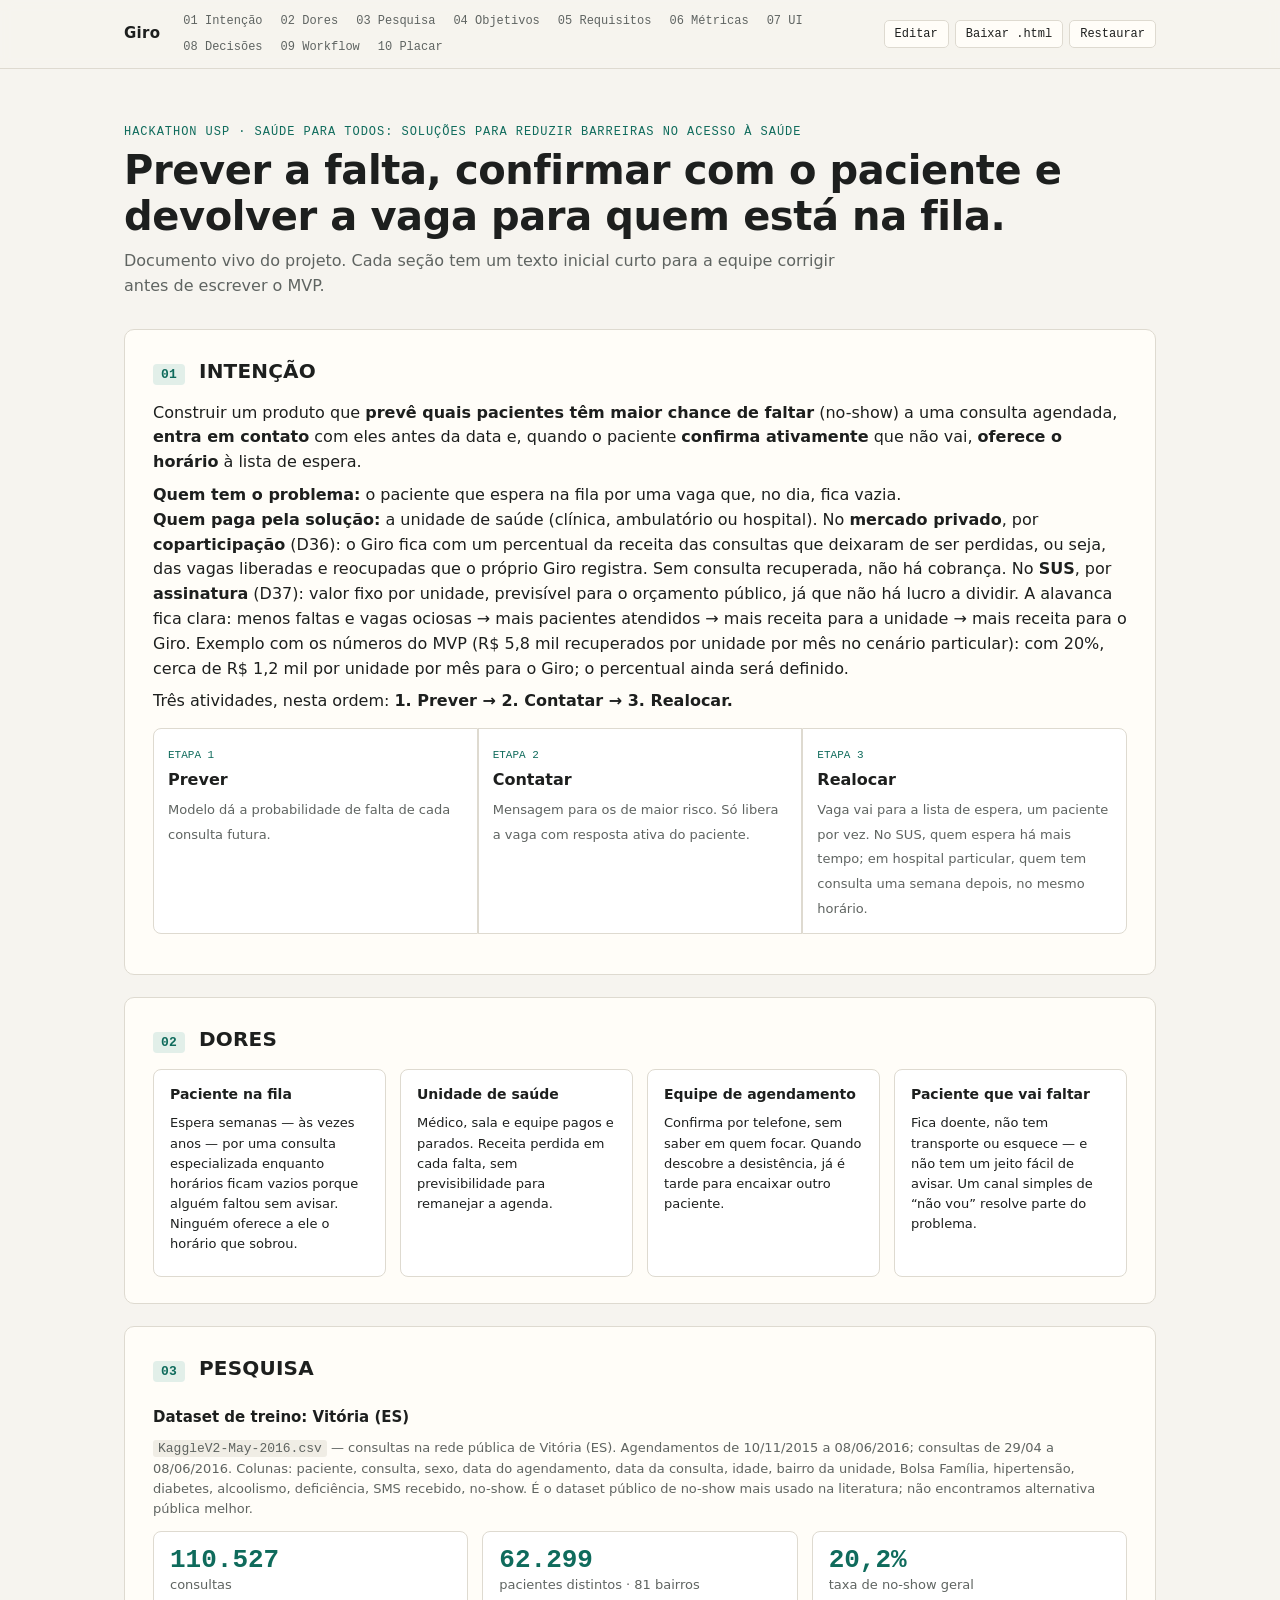
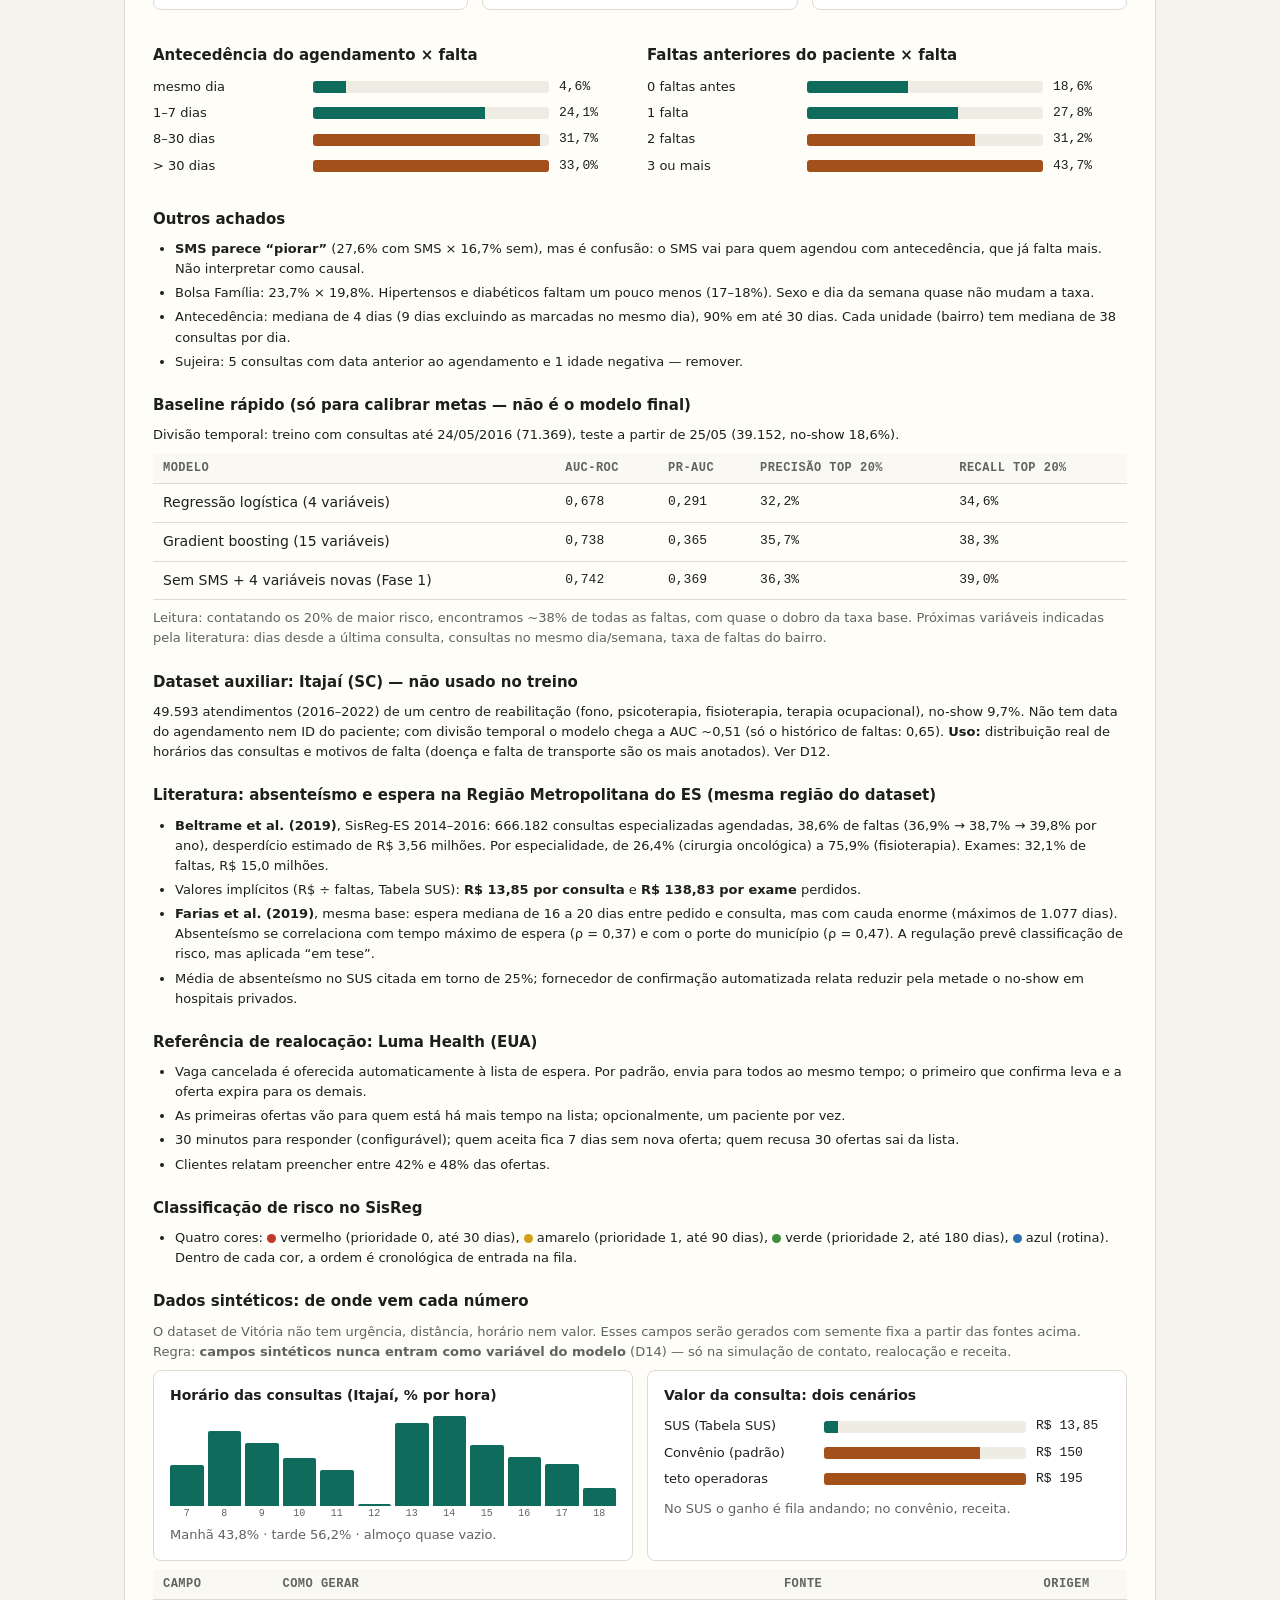
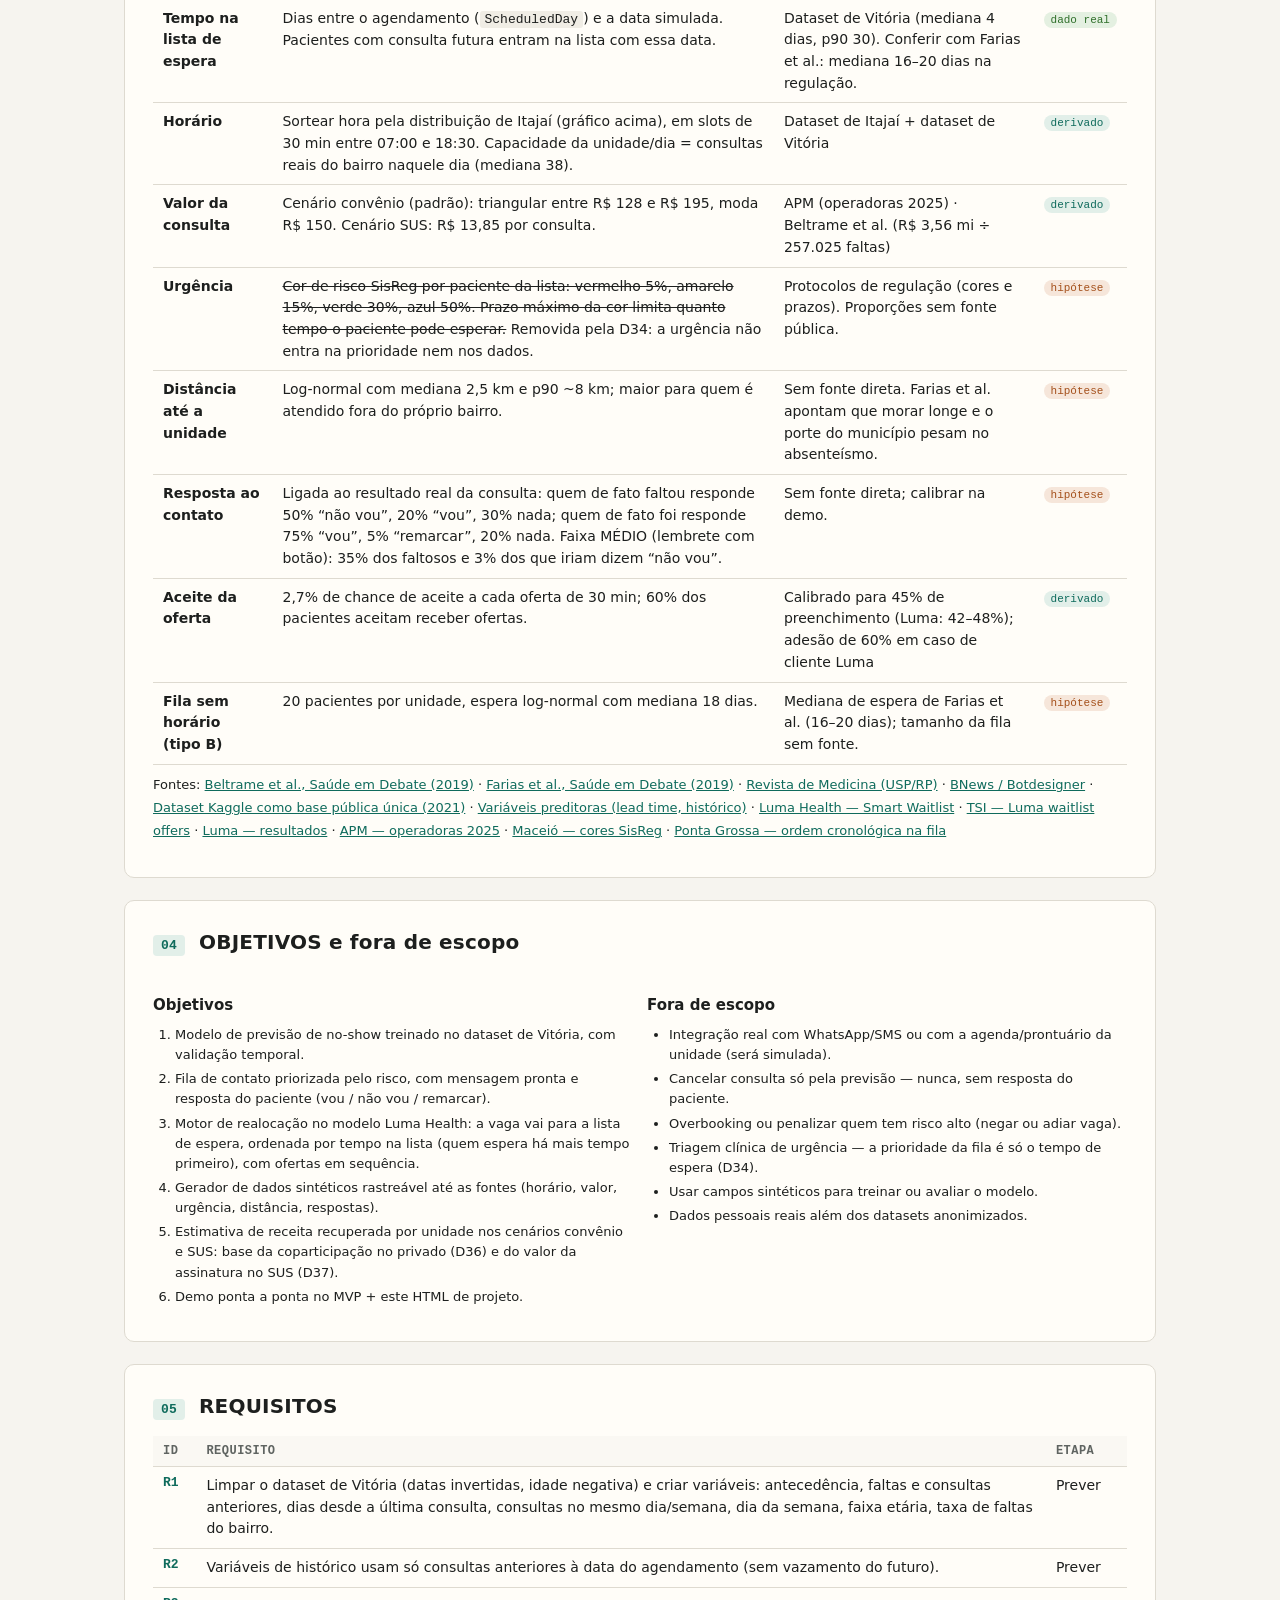
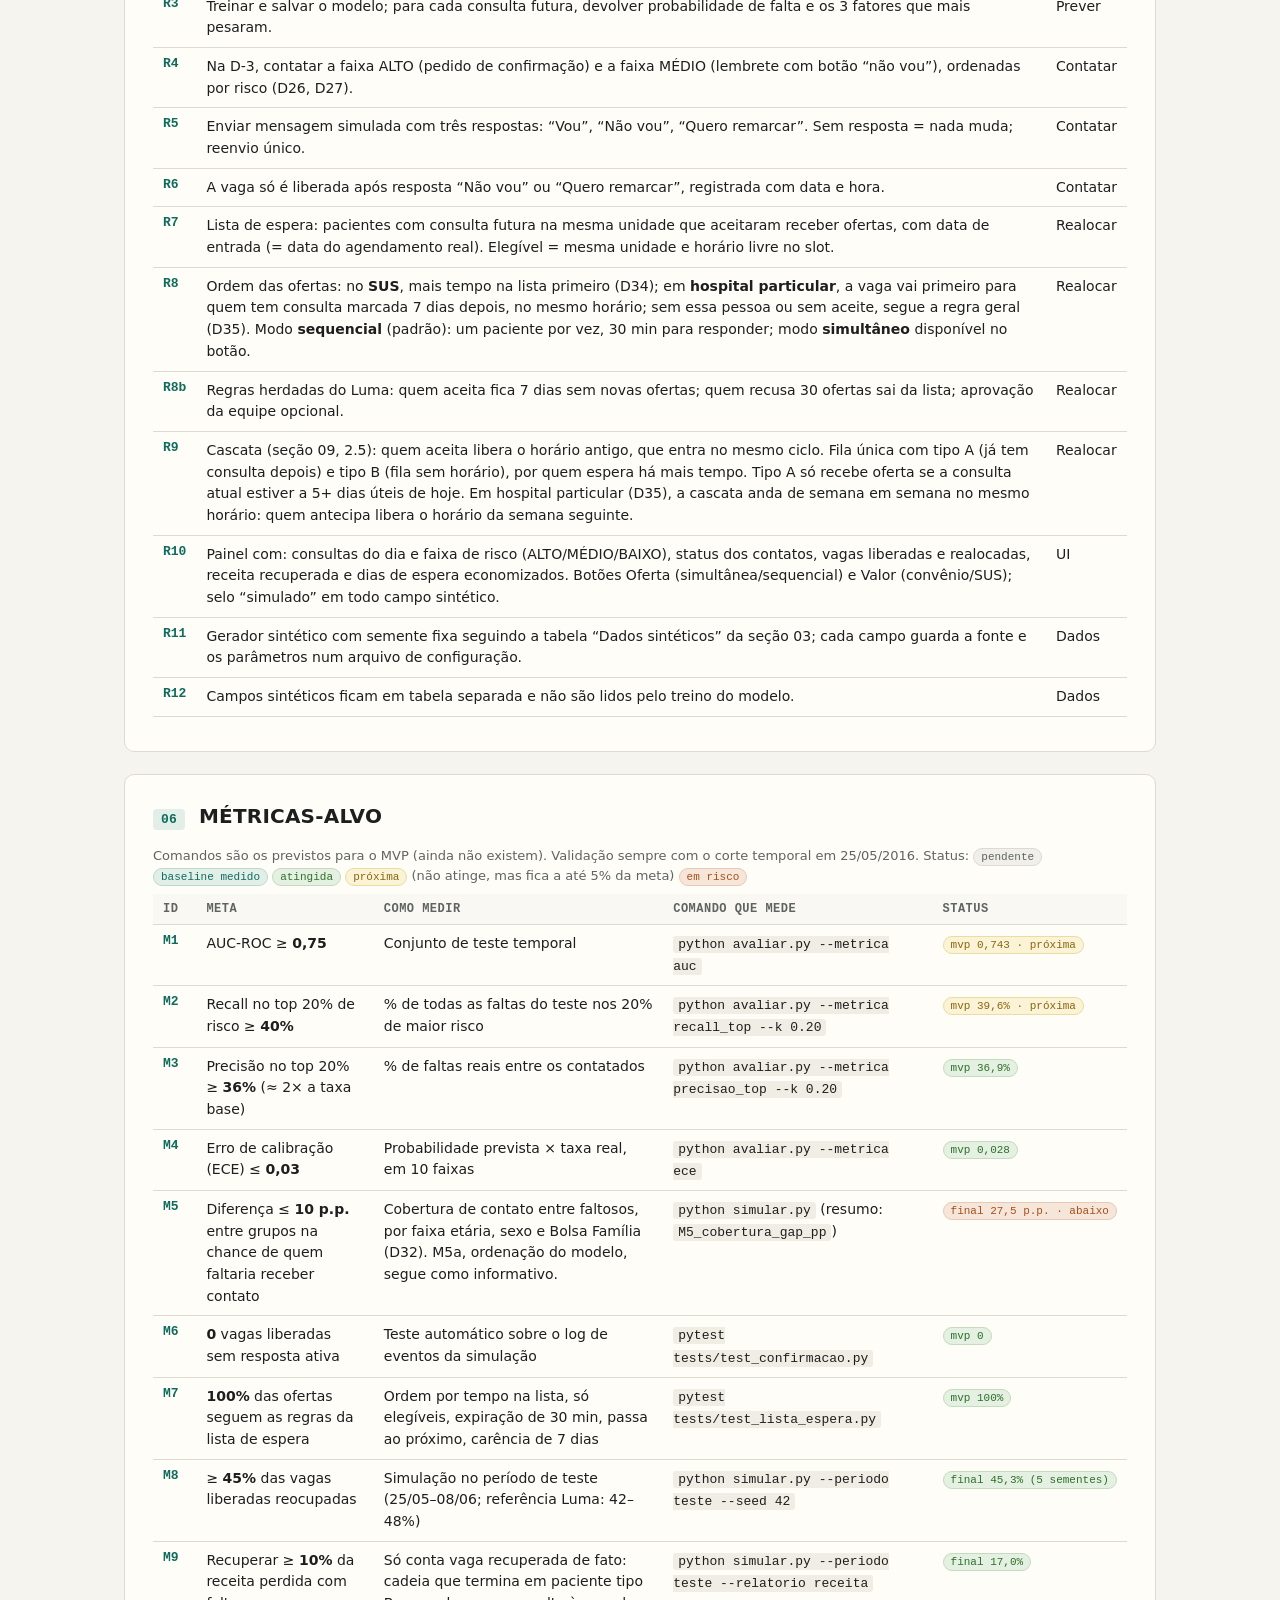
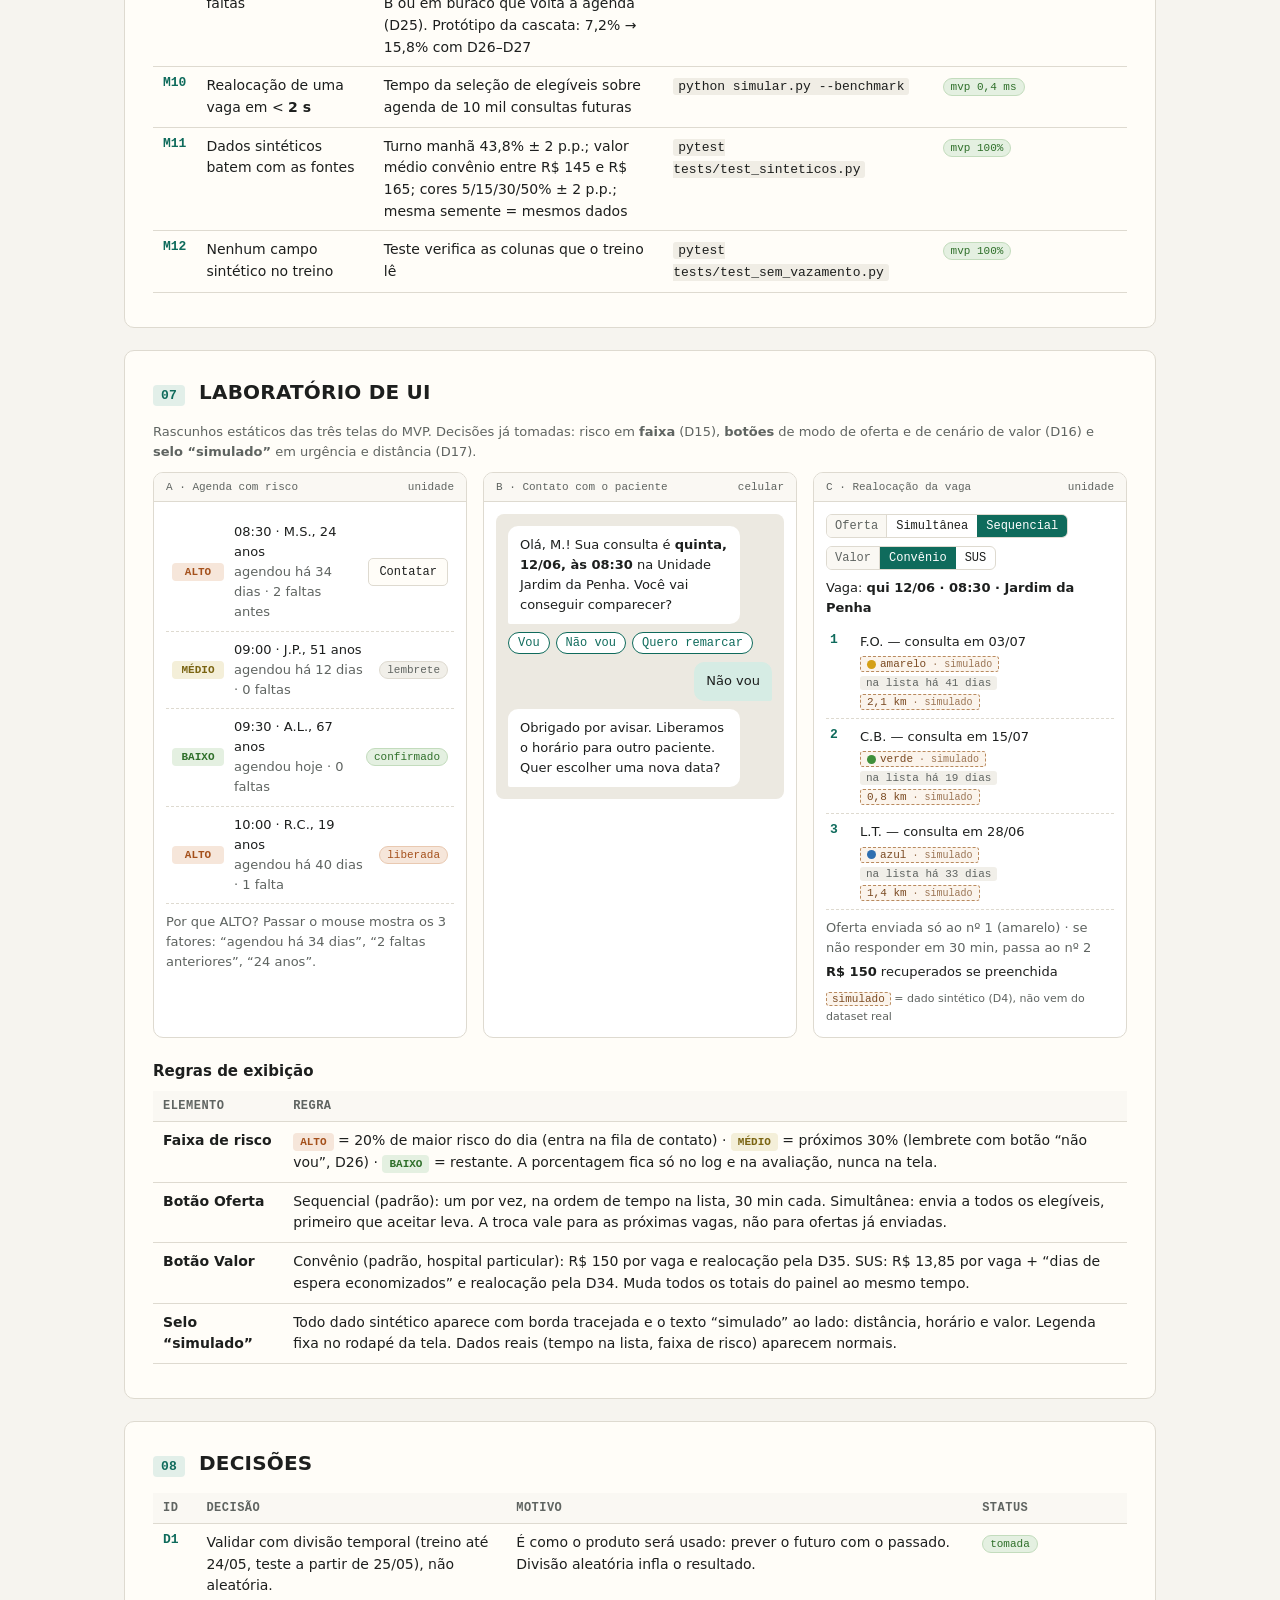
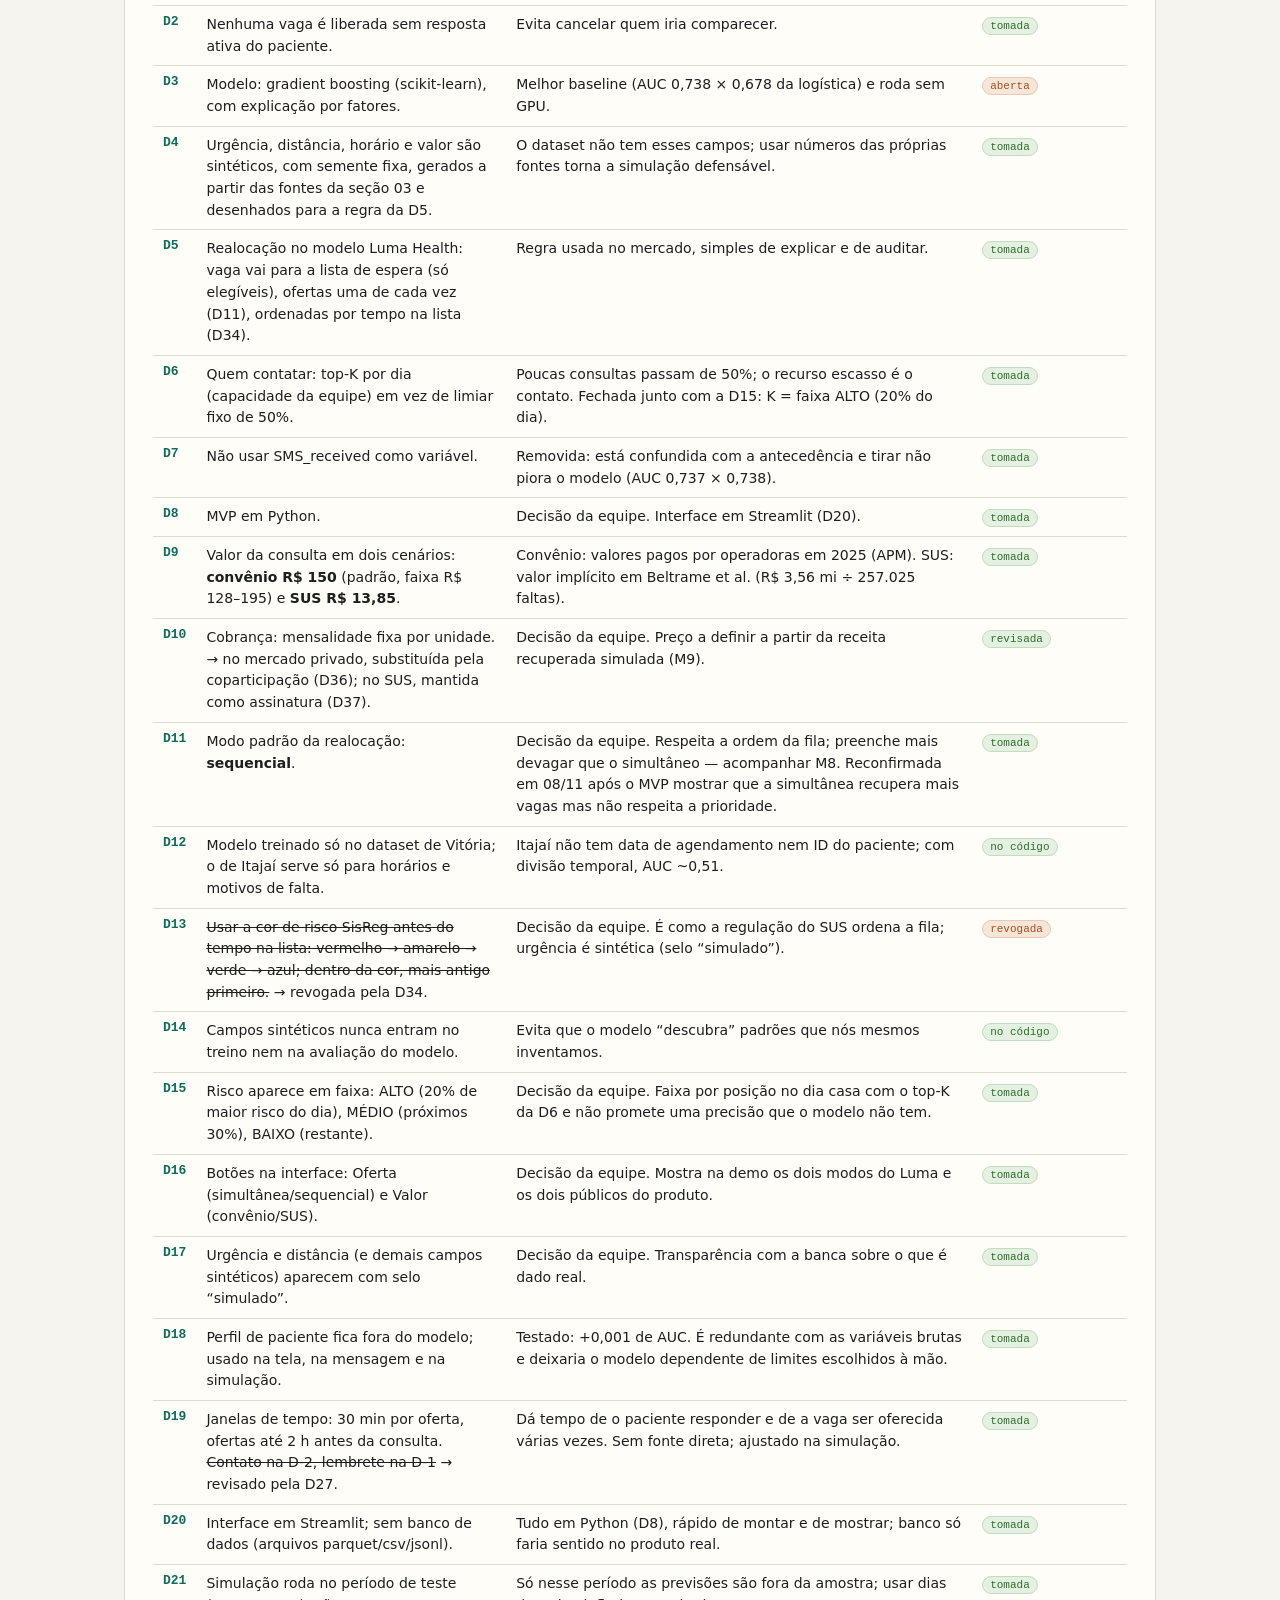
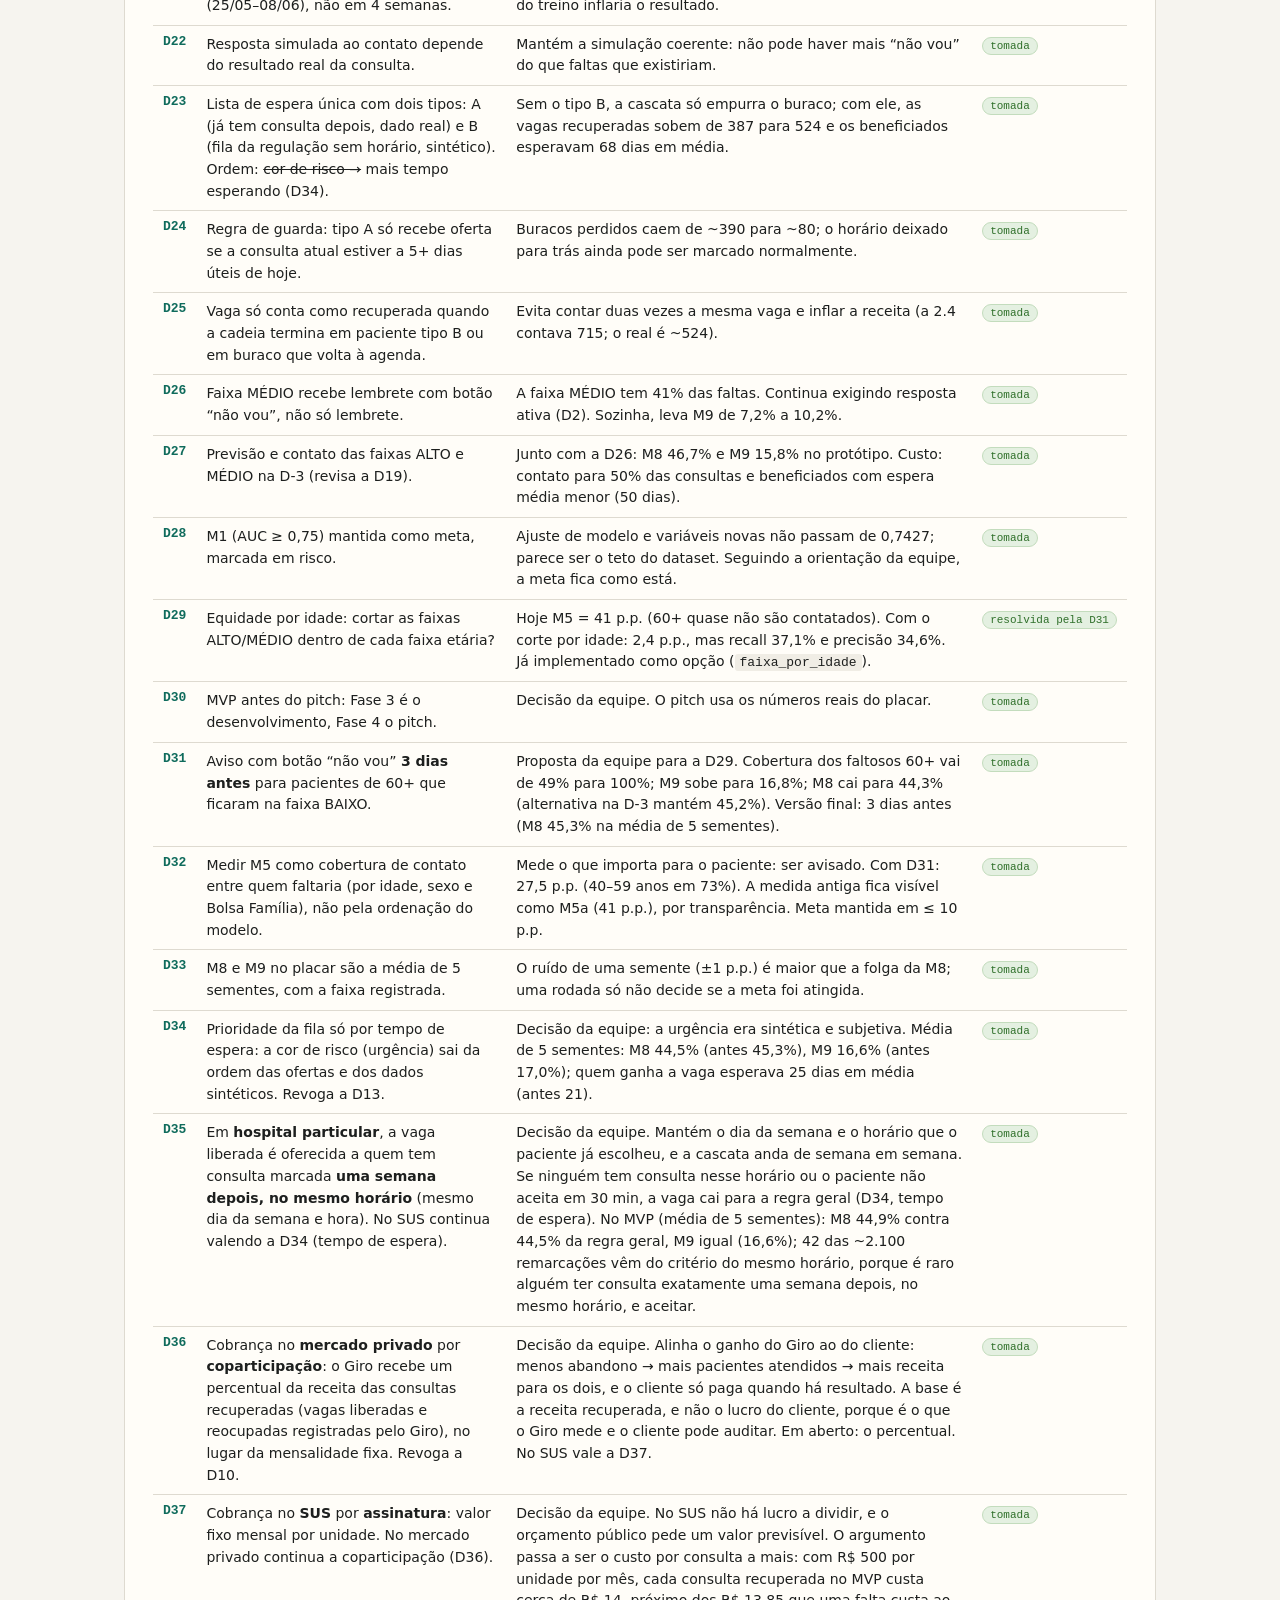
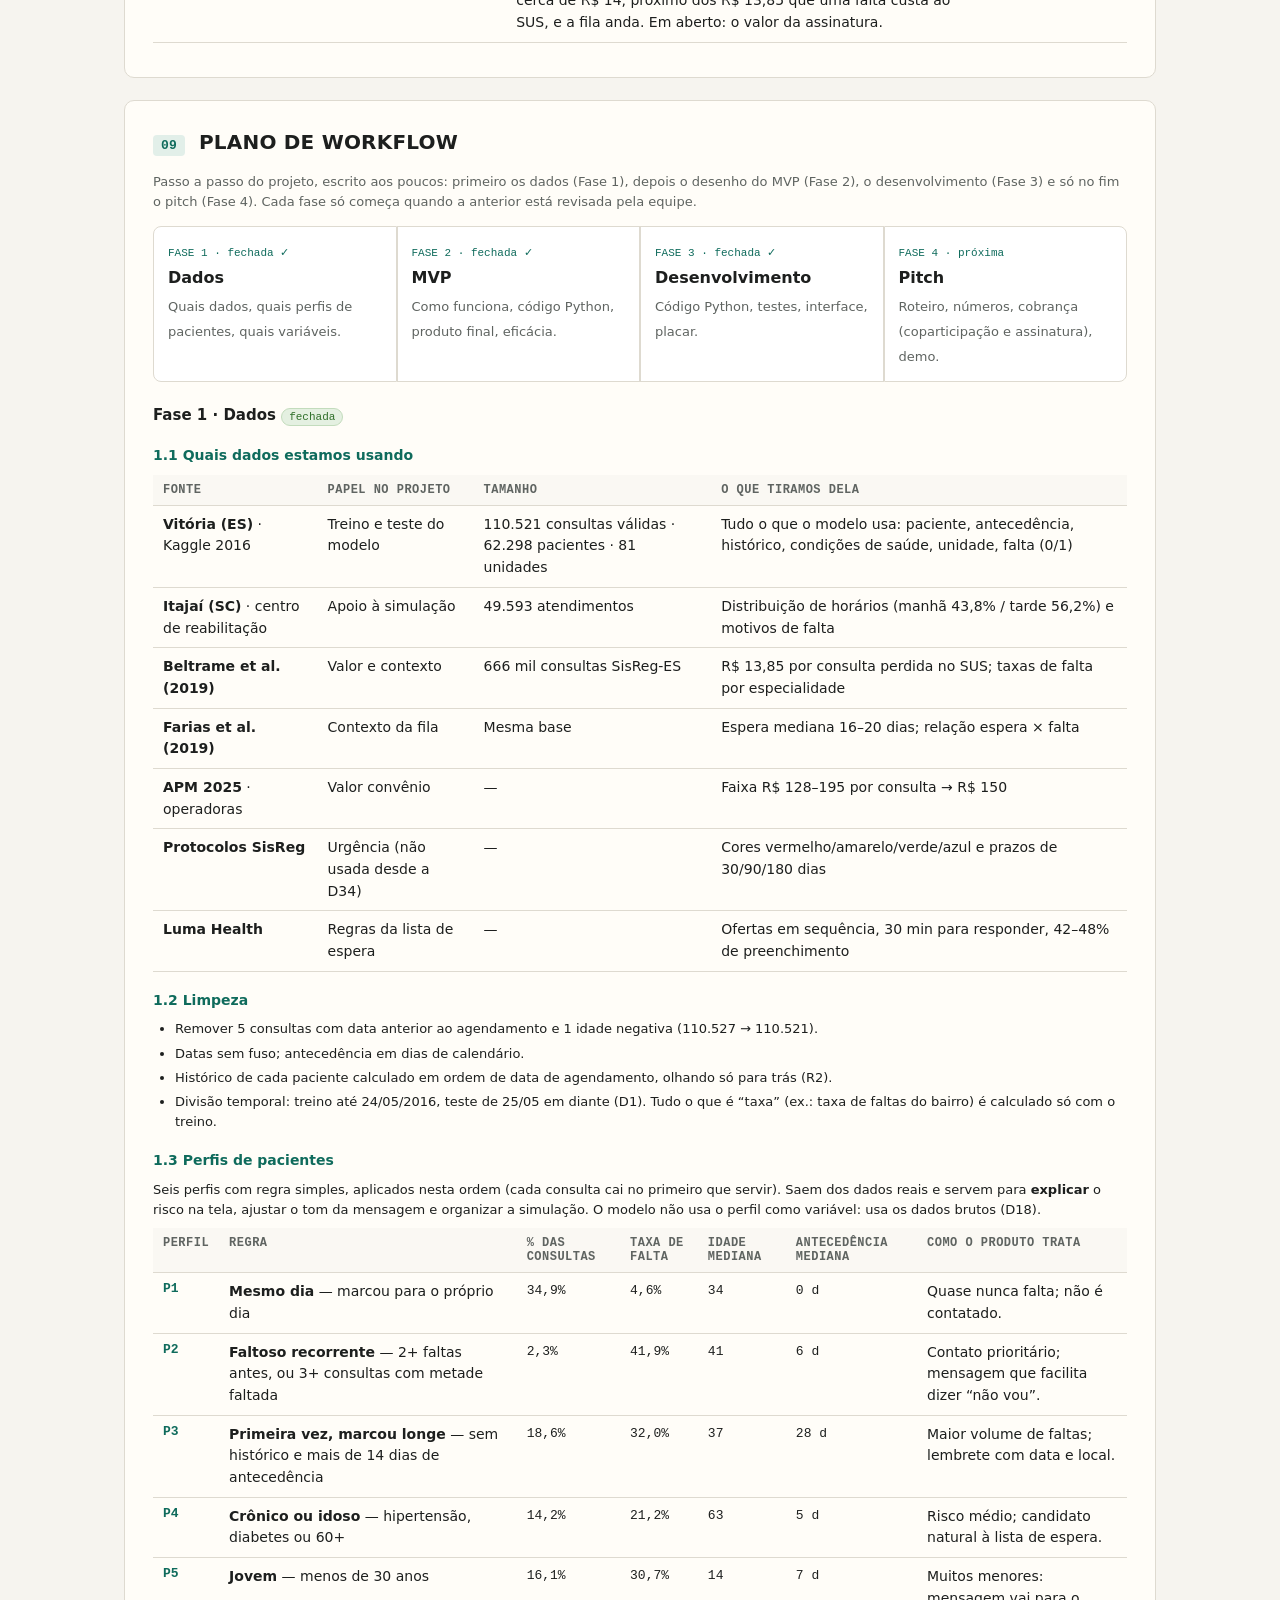
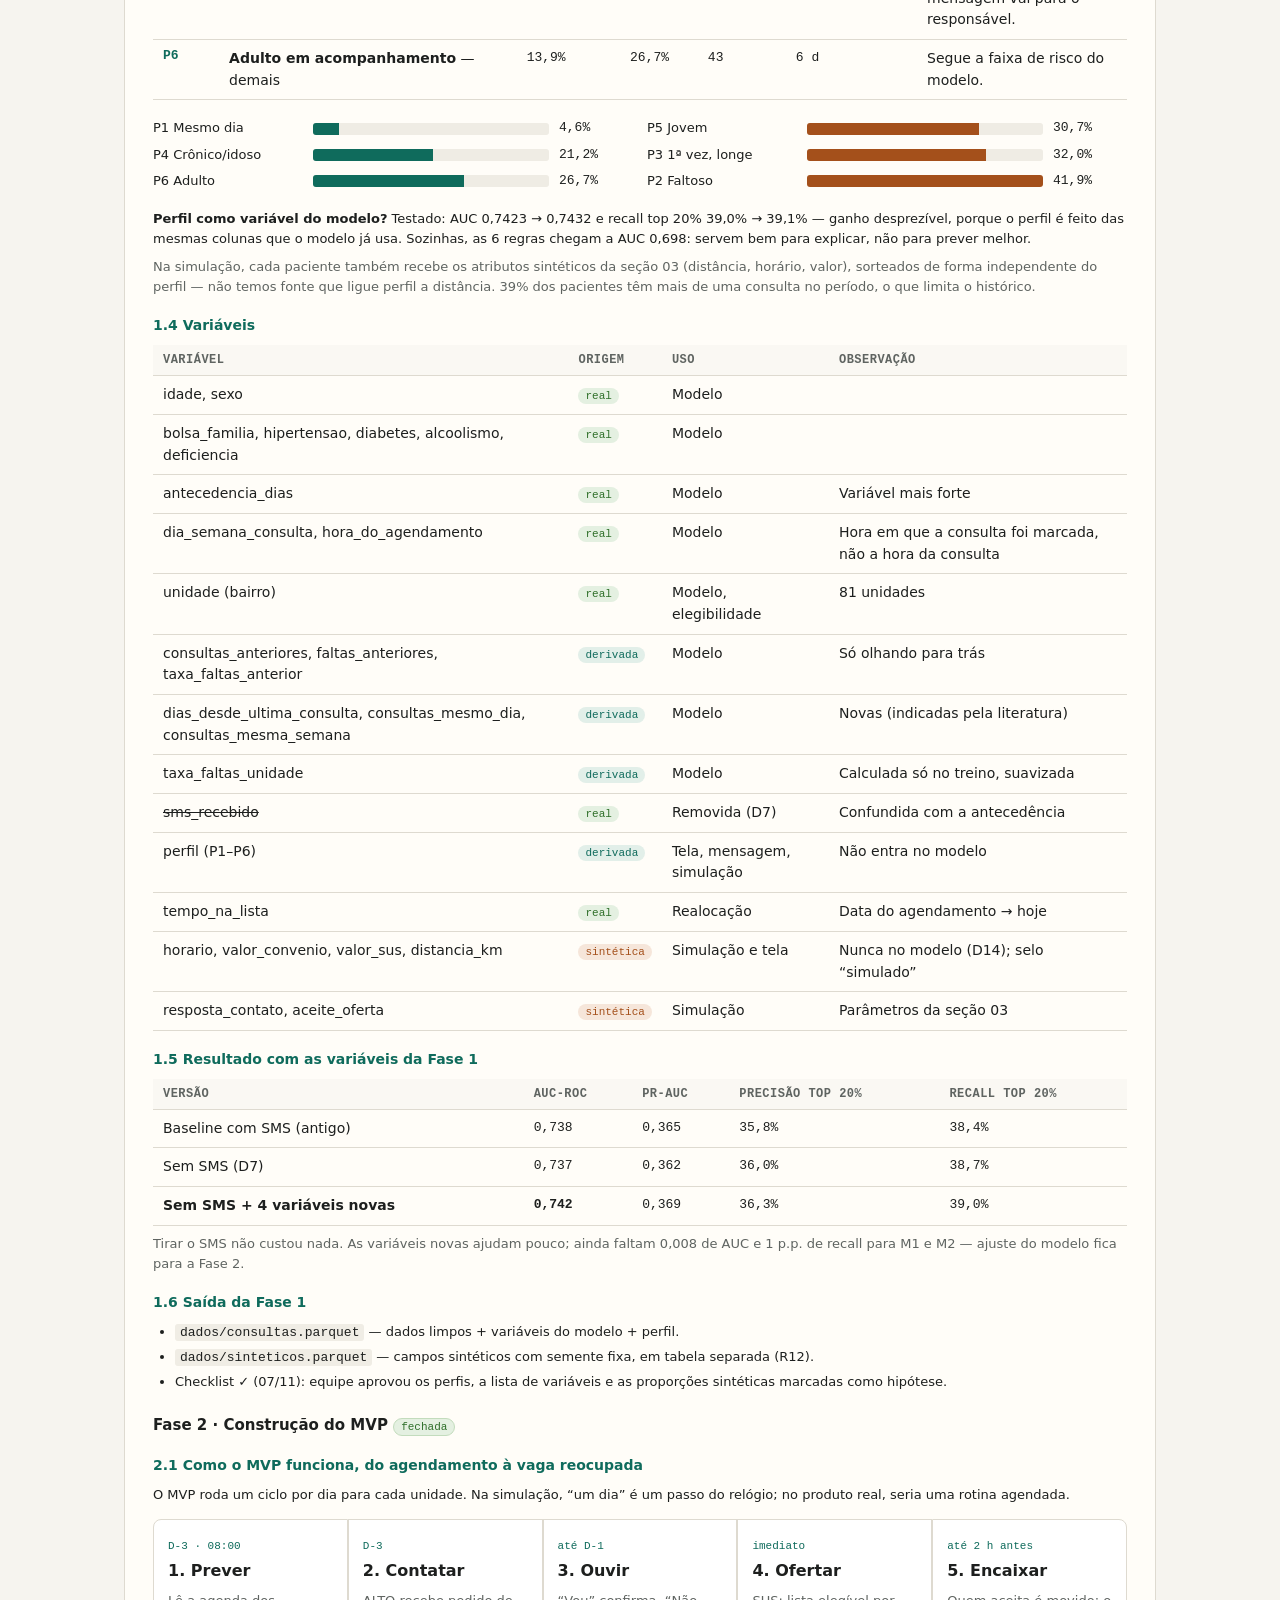
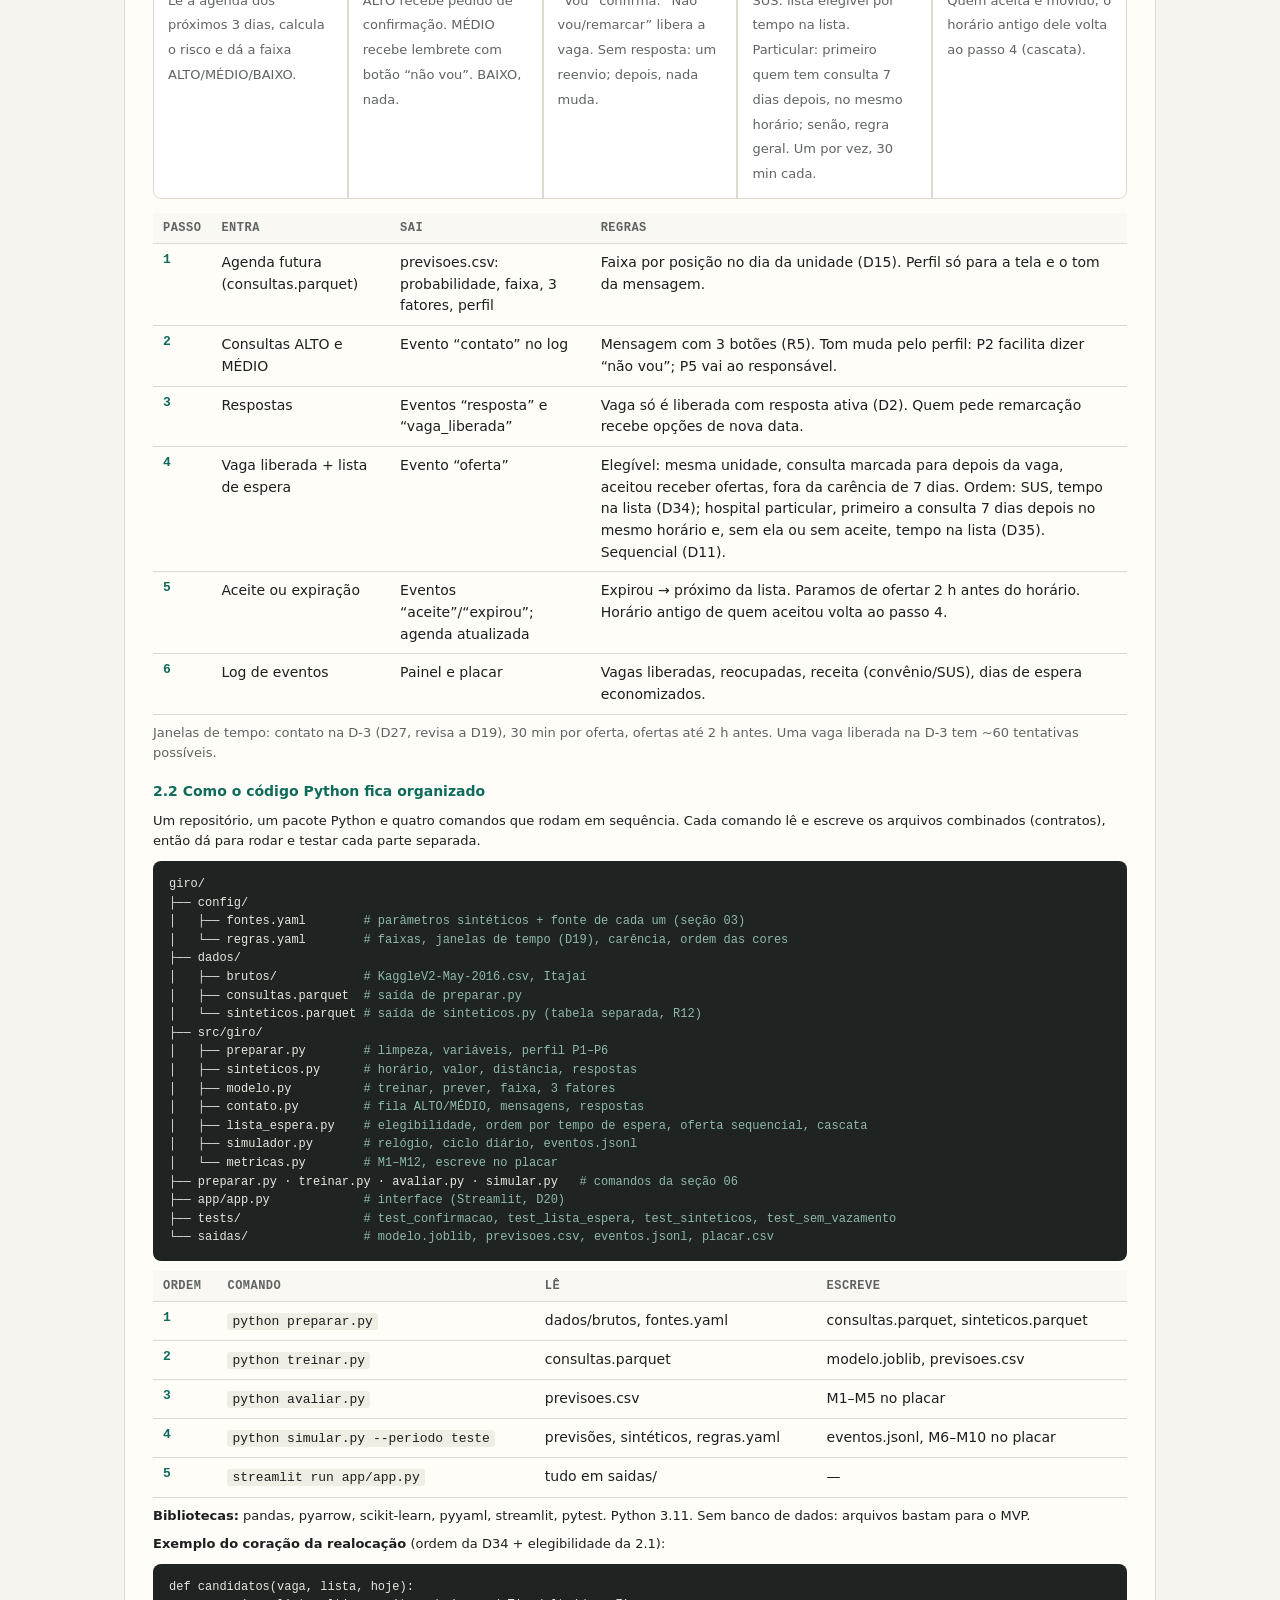
<file: index.html>
<!DOCTYPE html>
<html lang="pt-BR">
<head>
<meta charset="utf-8">
<meta name="viewport" content="width=device-width, initial-scale=1">
<title>Projeto — Giro · Previsão de no-show e realocação de consultas</title>
<style>
  :root{
    --bg:#f6f4ef; --paper:#fffdf8; --ink:#1d1f1e; --muted:#5f6461; --line:#dedad0;
    --accent:#0f6b5c; --accent-soft:#e2efe9; --warn:#a4501b; --warn-soft:#f6e6da;
    --ok:#2f6f2a; --mono:ui-monospace,"SF Mono",Menlo,Consolas,monospace;
    --sans:system-ui,-apple-system,"Segoe UI",Roboto,"Helvetica Neue",Arial,sans-serif;
  }
  *{box-sizing:border-box}
  html{scroll-behavior:smooth}
  body{margin:0;background:var(--bg);color:var(--ink);font:16px/1.55 var(--sans)}
  header.top{position:sticky;top:0;z-index:5;background:rgba(246,244,239,.94);backdrop-filter:blur(6px);border-bottom:1px solid var(--line)}
  .bar{max-width:1080px;margin:0 auto;padding:10px 24px;display:flex;gap:16px;align-items:center;flex-wrap:wrap}
  .bar strong{font-size:15px;letter-spacing:.02em}
  nav{display:flex;gap:4px;flex-wrap:wrap;flex:1}
  nav a{font:12px var(--mono);color:var(--muted);text-decoration:none;padding:4px 7px;border-radius:4px}
  nav a:hover{background:var(--accent-soft);color:var(--accent)}
  .tools{display:flex;gap:6px}
  button{font:12px var(--mono);border:1px solid var(--line);background:var(--paper);color:var(--ink);padding:6px 10px;border-radius:5px;cursor:pointer}
  button:hover{border-color:var(--accent);color:var(--accent)}
  button.on{background:var(--accent);color:#fff;border-color:var(--accent)}
  main{max-width:1080px;margin:0 auto;padding:32px 24px 96px}
  .hero{padding:24px 0 8px}
  .hero .kicker{font:12px var(--mono);color:var(--accent);letter-spacing:.08em;text-transform:uppercase}
  .hero h1{font-size:clamp(28px,4vw,40px);line-height:1.15;margin:8px 0 10px;letter-spacing:-.01em}
  .hero p{max-width:720px;color:var(--muted);margin:0}
  section{background:var(--paper);border:1px solid var(--line);border-radius:10px;padding:26px 28px;margin:22px 0;scroll-margin-top:70px}
  section > h2{display:flex;gap:14px;align-items:baseline;margin:0 0 14px;font-size:20px;letter-spacing:.01em}
  section > h2 .n{font:600 13px var(--mono);color:var(--accent);background:var(--accent-soft);padding:3px 8px;border-radius:4px}
  h3{font-size:15px;margin:22px 0 6px}
  p{margin:8px 0}
  ul,ol{margin:8px 0;padding-left:22px}
  li{margin:4px 0}
  .muted{color:var(--muted)}
  .small{font-size:13px}
  code,.mono{font-family:var(--mono);font-size:13px}
  code{background:#f0ede5;padding:1px 5px;border-radius:3px}
  .grid{display:grid;gap:14px}
  .g2{grid-template-columns:repeat(auto-fit,minmax(280px,1fr))}
  .g3{grid-template-columns:repeat(auto-fit,minmax(220px,1fr))}
  .card{border:1px solid var(--line);border-radius:8px;padding:14px 16px;background:#fff}
  .card h4{margin:0 0 6px;font-size:14px}
  .stat{font:600 26px var(--mono);color:var(--accent);line-height:1.1}
  .stat + .lbl{font-size:13px;color:var(--muted)}
  table{width:100%;border-collapse:collapse;font-size:14px;margin:8px 0}
  th,td{text-align:left;padding:8px 10px;border-bottom:1px solid var(--line);vertical-align:top}
  th{font:600 12px var(--mono);color:var(--muted);text-transform:uppercase;letter-spacing:.04em;background:#faf8f3}
  td.id{font:600 13px var(--mono);color:var(--accent);white-space:nowrap}
  .tag{display:inline-block;font:11px var(--mono);padding:2px 7px;border-radius:10px;border:1px solid var(--line);white-space:nowrap}
  .tag.pend{background:#f1efe9;color:var(--muted)}
  .tag.base{background:var(--accent-soft);color:var(--accent);border-color:#bcd9cf}
  .tag.open{background:var(--warn-soft);color:var(--warn);border-color:#e9c9b1}
  .tag.near{background:#fbf3d5;color:#8a6512;border-color:#ecdca0}
  .tag.ok{background:#e4f0e1;color:var(--ok);border-color:#c3dcbd}
  .bars{display:grid;gap:6px;margin:10px 0}
  .brow{display:grid;grid-template-columns:150px 1fr 74px;gap:10px;align-items:center;font-size:13px}
  .btrack{height:12px;background:#efece4;border-radius:3px;overflow:hidden}
  .bfill{height:100%;background:var(--accent)}
  .bfill.hi{background:var(--warn)}
  .hist{display:flex;align-items:flex-end;gap:4px;height:90px;margin:10px 0 2px}
  .hist div{flex:1;background:var(--accent);border-radius:2px 2px 0 0;min-height:2px}
  .hist-l{display:flex;gap:4px;font:10px var(--mono);color:var(--muted)}
  .hist-l span{flex:1;text-align:center}
  .note{border-left:3px solid var(--warn);background:var(--warn-soft);padding:10px 14px;border-radius:0 6px 6px 0;margin:12px 0;font-size:14px}
  .note.info{border-color:var(--accent);background:var(--accent-soft)}
  .flow{display:flex;gap:0;flex-wrap:wrap;margin:14px 0}
  .step{flex:1 1 160px;border:1px solid var(--line);background:#fff;padding:12px 14px}
  .step:first-child{border-radius:8px 0 0 8px}
  .step:last-child{border-radius:0 8px 8px 0}
  .step .k{font:11px var(--mono);color:var(--accent)}
  .step b{display:block;margin:2px 0 4px}
  .conf{font:11px var(--mono);padding:2px 7px;border-radius:10px;white-space:nowrap}
  .c-real{background:#e4f0e1;color:var(--ok)}
  .c-der{background:var(--accent-soft);color:var(--accent)}
  .c-hip{background:var(--warn-soft);color:var(--warn)}
  .lab{display:grid;grid-template-columns:repeat(auto-fit,minmax(300px,1fr));gap:16px;margin-top:10px}
  .frame{border:1px solid var(--line);border-radius:10px;background:#fff;overflow:hidden}
  .frame .fh{font:11px var(--mono);color:var(--muted);padding:8px 12px;border-bottom:1px solid var(--line);background:#faf8f3;display:flex;justify-content:space-between}
  .frame .fb{padding:12px}
  .row{display:grid;grid-template-columns:52px 1fr auto;gap:10px;align-items:center;padding:8px 6px;border-bottom:1px dashed var(--line);font-size:13px}
  .row:last-child{border-bottom:0}
  .risk{font:600 11px var(--mono);padding:3px 7px;border-radius:4px;text-align:center}
  .r-hi{background:var(--warn-soft);color:var(--warn)}
  .r-md{background:#f4efd9;color:#7a6412}
  .r-lo{background:#e4f0e1;color:var(--ok)}
  .chat{background:#ece9e1;border-radius:8px;padding:12px;display:grid;gap:8px}
  .bubble{background:#fff;border-radius:10px 10px 10px 2px;padding:9px 12px;font-size:13px;max-width:88%}
  .bubble.me{justify-self:end;background:#d6ece4;border-radius:10px 10px 2px 10px}
  .opts{display:flex;gap:6px;flex-wrap:wrap}
  .opts span{font:12px var(--mono);border:1px solid var(--accent);color:var(--accent);padding:3px 9px;border-radius:12px;background:#fff}
  .rank{display:grid;grid-template-columns:22px 1fr;gap:8px;padding:8px 4px;border-bottom:1px dashed var(--line);font-size:13px}
  .rank:last-child{border-bottom:0}
  .rank .p{font:600 13px var(--mono);color:var(--accent)}
  .chips{display:flex;gap:4px;flex-wrap:wrap;margin-top:4px}
  .chips i{font-style:normal;font:11px var(--mono);background:#f1efe9;padding:1px 6px;border-radius:3px;color:var(--muted)}
  .dot{display:inline-block;width:9px;height:9px;border-radius:50%;margin-right:4px;vertical-align:middle}
  .toggles{display:flex;gap:8px;flex-wrap:wrap}
  .seg{display:inline-flex;align-items:center;border:1px solid var(--line);border-radius:6px;overflow:hidden;font:12px var(--mono)}
  .seg .lbl{padding:4px 8px;color:var(--muted);background:#faf8f3;border-right:1px solid var(--line)}
  .seg b{font-weight:400;padding:4px 9px;cursor:pointer;color:var(--ink)}
  .seg b.on{background:var(--accent);color:#fff}
  .chips i.sim{border:1px dashed #b98a5e;background:#fbf4ec;color:#7a4a22}
  .chips i.sim::after{content:" · simulado";font-size:10px;opacity:.75}
  .legend{font-size:11px;color:var(--muted);margin:8px 0 0}
  .legend i.sim{font-style:normal;font-family:var(--mono);border:1px dashed #b98a5e;background:#fbf4ec;color:#7a4a22;padding:0 5px;border-radius:3px}
  .gantt{display:grid;grid-template-columns:170px repeat(5,1fr);gap:4px;margin:10px 0;font-size:12px;align-items:stretch}
  .gh{font:11px var(--mono);color:var(--muted);text-align:center;padding:2px 0}
  .gl{font-weight:600;padding:6px 0}
  .gb{border-radius:5px;padding:6px 8px;line-height:1.3}
  .gb.all{background:#ece9e1}
  .gb.a{background:#d6ece4;color:#0b4d42}
  .gb.b{background:#f4efd9;color:#6b5610}
  .gb.c{background:#e1e8f4;color:#24426e}
  .gb.d{background:var(--warn-soft);color:var(--warn)}
  @media (max-width:720px){.gantt{grid-template-columns:110px repeat(5,minmax(70px,1fr));overflow-x:auto}}
  h4.sub{font-size:14px;margin:18px 0 6px;color:var(--accent)}
  pre.tree,pre.code{background:#1f2321;color:#e8e6df;font:12px/1.55 var(--mono);padding:14px 16px;border-radius:8px;overflow-x:auto;margin:10px 0}
  pre.tree span{color:#8fb9ab}
  .funnel{display:grid;gap:4px;margin:10px 0}
  .funnel div{background:var(--accent-soft);color:#0b4d42;border-radius:4px;padding:6px 10px;font-size:13px}
  .funnel div .mono{font-weight:600;margin-right:6px}
  .empty{border:2px dashed var(--line);border-radius:8px;padding:28px;text-align:center;color:var(--muted);font:13px var(--mono)}
  .sources{font-size:13px;line-height:1.8}
  .sources a{color:var(--accent)}
  body.editing [data-edit]{outline:1px dashed #b8c9c3;outline-offset:4px;border-radius:2px}
  body.editing [data-edit]:focus{outline:2px solid var(--accent);background:#fbfffd}
  footer{max-width:1080px;margin:0 auto;padding:0 24px 40px;color:var(--muted);font:12px var(--mono)}
  @media print{header.top,.tools{display:none} section{break-inside:avoid}}
</style>
</head>
<body>

<header class="top">
  <div class="bar">
    <strong>Giro</strong>
    <nav>
      <a href="#s01">01 Intenção</a><a href="#s02">02 Dores</a><a href="#s03">03 Pesquisa</a>
      <a href="#s04">04 Objetivos</a><a href="#s05">05 Requisitos</a><a href="#s06">06 Métricas</a>
      <a href="#s07">07 UI</a><a href="#s08">08 Decisões</a><a href="#s09">09 Workflow</a><a href="#s10">10 Placar</a>
    </nav>
    <div class="tools">
      <button id="btnEdit" title="Liga/desliga edição direta do texto">Editar</button>
      <button id="btnSave" title="Baixa este arquivo com as suas edições">Baixar .html</button>
      <button id="btnReset" title="Descarta edições salvas neste navegador">Restaurar</button>
    </div>
  </div>
</header>

<main>
  <div class="hero">
    <div class="kicker">Hackathon USP · Saúde para todos: soluções para reduzir barreiras no acesso à saúde</div>
    <h1 data-edit>Prever a falta, confirmar com o paciente e devolver a vaga para quem está na fila.</h1>
    <p data-edit>Documento vivo do projeto. Cada seção tem um texto inicial curto para a equipe corrigir antes de escrever o MVP.</p>
  </div>

  <!-- 01 -->
  <section id="s01">
    <h2><span class="n">01</span>INTENÇÃO</h2>
    <div data-edit>
      <p>Construir um produto que <b>prevê quais pacientes têm maior chance de faltar</b> (no-show) a uma consulta agendada, <b>entra em contato</b> com eles antes da data e, quando o paciente <b>confirma ativamente</b> que não vai, <b>oferece o horário</b> à lista de espera.</p>
      <p><b>Quem tem o problema:</b> o paciente que espera na fila por uma vaga que, no dia, fica vazia.<br>
      <b>Quem paga pela solução:</b> a unidade de saúde (clínica, ambulatório ou hospital). No <b>mercado privado</b>, por <b>coparticipação</b> (D36): o Giro fica com um percentual da receita das consultas que deixaram de ser perdidas, ou seja, das vagas liberadas e reocupadas que o próprio Giro registra. Sem consulta recuperada, não há cobrança. No <b>SUS</b>, por <b>assinatura</b> (D37): valor fixo por unidade, previsível para o orçamento público, já que não há lucro a dividir. A alavanca fica clara: menos faltas e vagas ociosas → mais pacientes atendidos → mais receita para a unidade → mais receita para o Giro. Exemplo com os números do MVP (R$ 5,8 mil recuperados por unidade por mês no cenário particular): com 20%, cerca de R$ 1,2 mil por unidade por mês para o Giro; o percentual ainda será definido.</p>
      <p>Três atividades, nesta ordem: <b>1. Prever → 2. Contatar → 3. Realocar.</b></p>
    </div>
    <div class="flow">
      <div class="step"><span class="k">ETAPA 1</span><b>Prever</b><span class="small muted">Modelo dá a probabilidade de falta de cada consulta futura.</span></div>
      <div class="step"><span class="k">ETAPA 2</span><b>Contatar</b><span class="small muted">Mensagem para os de maior risco. Só libera a vaga com resposta ativa do paciente.</span></div>
      <div class="step"><span class="k">ETAPA 3</span><b>Realocar</b><span class="small muted">Vaga vai para a lista de espera, um paciente por vez. No SUS, quem espera há mais tempo; em hospital particular, quem tem consulta uma semana depois, no mesmo horário.</span></div>
    </div>
  </section>

  <!-- 02 -->
  <section id="s02">
    <h2><span class="n">02</span>DORES</h2>
    <div class="grid g3" data-edit>
      <div class="card"><h4>Paciente na fila</h4><p class="small">Espera semanas — às vezes anos — por uma consulta especializada enquanto horários ficam vazios porque alguém faltou sem avisar. Ninguém oferece a ele o horário que sobrou.</p></div>
      <div class="card"><h4>Unidade de saúde</h4><p class="small">Médico, sala e equipe pagos e parados. Receita perdida em cada falta, sem previsibilidade para remanejar a agenda.</p></div>
      <div class="card"><h4>Equipe de agendamento</h4><p class="small">Confirma por telefone, sem saber em quem focar. Quando descobre a desistência, já é tarde para encaixar outro paciente.</p></div>
      <div class="card"><h4>Paciente que vai faltar</h4><p class="small">Fica doente, não tem transporte ou esquece — e não tem um jeito fácil de avisar. Um canal simples de “não vou” resolve parte do problema.</p></div>
    </div>
  </section>

  <!-- 03 -->
  <section id="s03">
    <h2><span class="n">03</span>PESQUISA</h2>

    <h3>Dataset de treino: Vitória (ES)</h3>
    <p data-edit class="small muted"><code>KaggleV2-May-2016.csv</code> — consultas na rede pública de Vitória (ES). Agendamentos de 10/11/2015 a 08/06/2016; consultas de 29/04 a 08/06/2016. Colunas: paciente, consulta, sexo, data do agendamento, data da consulta, idade, bairro da unidade, Bolsa Família, hipertensão, diabetes, alcoolismo, deficiência, SMS recebido, no-show. É o dataset público de no-show mais usado na literatura; não encontramos alternativa pública melhor.</p>
    <div class="grid g3" style="margin:12px 0">
      <div class="card"><div class="stat">110.527</div><div class="lbl">consultas</div></div>
      <div class="card"><div class="stat">62.299</div><div class="lbl">pacientes distintos · 81 bairros</div></div>
      <div class="card"><div class="stat">20,2%</div><div class="lbl">taxa de no-show geral</div></div>
    </div>

    <div class="grid g2">
      <div>
        <h3>Antecedência do agendamento × falta</h3>
        <div class="bars">
          <div class="brow"><span>mesmo dia</span><div class="btrack"><div class="bfill" style="width:14%"></div></div><span class="mono">4,6%</span></div>
          <div class="brow"><span>1–7 dias</span><div class="btrack"><div class="bfill" style="width:73%"></div></div><span class="mono">24,1%</span></div>
          <div class="brow"><span>8–30 dias</span><div class="btrack"><div class="bfill hi" style="width:96%"></div></div><span class="mono">31,7%</span></div>
          <div class="brow"><span>&gt; 30 dias</span><div class="btrack"><div class="bfill hi" style="width:100%"></div></div><span class="mono">33,0%</span></div>
        </div>
      </div>
      <div>
        <h3>Faltas anteriores do paciente × falta</h3>
        <div class="bars">
          <div class="brow"><span>0 faltas antes</span><div class="btrack"><div class="bfill" style="width:43%"></div></div><span class="mono">18,6%</span></div>
          <div class="brow"><span>1 falta</span><div class="btrack"><div class="bfill" style="width:64%"></div></div><span class="mono">27,8%</span></div>
          <div class="brow"><span>2 faltas</span><div class="btrack"><div class="bfill hi" style="width:71%"></div></div><span class="mono">31,2%</span></div>
          <div class="brow"><span>3 ou mais</span><div class="btrack"><div class="bfill hi" style="width:100%"></div></div><span class="mono">43,7%</span></div>
        </div>
      </div>
    </div>

    <div data-edit>
      <h3>Outros achados</h3>
      <ul class="small">
        <li><b>SMS parece “piorar”</b> (27,6% com SMS × 16,7% sem), mas é confusão: o SMS vai para quem agendou com antecedência, que já falta mais. Não interpretar como causal.</li>
        <li>Bolsa Família: 23,7% × 19,8%. Hipertensos e diabéticos faltam um pouco menos (17–18%). Sexo e dia da semana quase não mudam a taxa.</li>
        <li>Antecedência: mediana de 4 dias (9 dias excluindo as marcadas no mesmo dia), 90% em até 30 dias. Cada unidade (bairro) tem mediana de 38 consultas por dia.</li>
        <li>Sujeira: 5 consultas com data anterior ao agendamento e 1 idade negativa — remover.</li>
      </ul>
      <h3>Baseline rápido (só para calibrar metas — não é o modelo final)</h3>
      <p class="small">Divisão temporal: treino com consultas até 24/05/2016 (71.369), teste a partir de 25/05 (39.152, no-show 18,6%).</p>
      <table>
        <tr><th>Modelo</th><th>AUC-ROC</th><th>PR-AUC</th><th>Precisão top 20%</th><th>Recall top 20%</th></tr>
        <tr><td>Regressão logística (4 variáveis)</td><td class="mono">0,678</td><td class="mono">0,291</td><td class="mono">32,2%</td><td class="mono">34,6%</td></tr>
        <tr><td>Gradient boosting (15 variáveis)</td><td class="mono">0,738</td><td class="mono">0,365</td><td class="mono">35,7%</td><td class="mono">38,3%</td></tr>
        <tr><td>Sem SMS + 4 variáveis novas (Fase 1)</td><td class="mono">0,742</td><td class="mono">0,369</td><td class="mono">36,3%</td><td class="mono">39,0%</td></tr>
      </table>
      <p class="small muted">Leitura: contatando os 20% de maior risco, encontramos ~38% de todas as faltas, com quase o dobro da taxa base. Próximas variáveis indicadas pela literatura: dias desde a última consulta, consultas no mesmo dia/semana, taxa de faltas do bairro.</p>

      <h3>Dataset auxiliar: Itajaí (SC) — não usado no treino</h3>
      <p class="small">49.593 atendimentos (2016–2022) de um centro de reabilitação (fono, psicoterapia, fisioterapia, terapia ocupacional), no-show 9,7%. Não tem data do agendamento nem ID do paciente; com divisão temporal o modelo chega a AUC ~0,51 (só o histórico de faltas: 0,65). <b>Uso:</b> distribuição real de horários das consultas e motivos de falta (doença e falta de transporte são os mais anotados). Ver D12.</p>

      <h3>Literatura: absenteísmo e espera na Região Metropolitana do ES (mesma região do dataset)</h3>
      <ul class="small">
        <li><b>Beltrame et al. (2019)</b>, SisReg-ES 2014–2016: 666.182 consultas especializadas agendadas, 38,6% de faltas (36,9% → 38,7% → 39,8% por ano), desperdício estimado de R$ 3,56 milhões. Por especialidade, de 26,4% (cirurgia oncológica) a 75,9% (fisioterapia). Exames: 32,1% de faltas, R$ 15,0 milhões.</li>
        <li>Valores implícitos (R$ ÷ faltas, Tabela SUS): <b>R$ 13,85 por consulta</b> e <b>R$ 138,83 por exame</b> perdidos.</li>
        <li><b>Farias et al. (2019)</b>, mesma base: espera mediana de 16 a 20 dias entre pedido e consulta, mas com cauda enorme (máximos de 1.077 dias). Absenteísmo se correlaciona com tempo máximo de espera (ρ = 0,37) e com o porte do município (ρ = 0,47). A regulação prevê classificação de risco, mas aplicada “em tese”.</li>
        <li>Média de absenteísmo no SUS citada em torno de 25%; fornecedor de confirmação automatizada relata reduzir pela metade o no-show em hospitais privados.</li>
      </ul>

      <h3>Referência de realocação: Luma Health (EUA)</h3>
      <ul class="small">
        <li>Vaga cancelada é oferecida automaticamente à lista de espera. Por padrão, envia para todos ao mesmo tempo; o primeiro que confirma leva e a oferta expira para os demais.</li>
        <li>As primeiras ofertas vão para quem está há mais tempo na lista; opcionalmente, um paciente por vez.</li>
        <li>30 minutos para responder (configurável); quem aceita fica 7 dias sem nova oferta; quem recusa 30 ofertas sai da lista.</li>
        <li>Clientes relatam preencher entre 42% e 48% das ofertas.</li>
      </ul>

      <h3>Classificação de risco no SisReg</h3>
      <ul class="small">
        <li>Quatro cores: <span class="dot" style="background:#c0392b"></span>vermelho (prioridade 0, até 30 dias), <span class="dot" style="background:#d4a017"></span>amarelo (prioridade 1, até 90 dias), <span class="dot" style="background:#3f8f3a"></span>verde (prioridade 2, até 180 dias), <span class="dot" style="background:#2f6fb0"></span>azul (rotina). Dentro de cada cor, a ordem é cronológica de entrada na fila.</li>
      </ul>
    </div>

    <h3>Dados sintéticos: de onde vem cada número</h3>
    <p class="small muted" data-edit>O dataset de Vitória não tem urgência, distância, horário nem valor. Esses campos serão gerados com semente fixa a partir das fontes acima. Regra: <b>campos sintéticos nunca entram como variável do modelo</b> (D14) — só na simulação de contato, realocação e receita.</p>
    <div class="grid g2" style="margin:8px 0 4px">
      <div class="card">
        <h4>Horário das consultas (Itajaí, % por hora)</h4>
        <div class="hist">
          <div style="height:46%"></div><div style="height:84%"></div><div style="height:71%"></div><div style="height:54%"></div><div style="height:41%"></div><div style="height:2%"></div><div style="height:93%"></div><div style="height:100%"></div><div style="height:68%"></div><div style="height:55%"></div><div style="height:47%"></div><div style="height:20%"></div>
        </div>
        <div class="hist-l"><span>7</span><span>8</span><span>9</span><span>10</span><span>11</span><span>12</span><span>13</span><span>14</span><span>15</span><span>16</span><span>17</span><span>18</span></div>
        <p class="small muted" style="margin:6px 0 0">Manhã 43,8% · tarde 56,2% · almoço quase vazio.</p>
      </div>
      <div class="card">
        <h4>Valor da consulta: dois cenários</h4>
        <div class="bars">
          <div class="brow"><span>SUS (Tabela SUS)</span><div class="btrack"><div class="bfill" style="width:7%"></div></div><span class="mono">R$ 13,85</span></div>
          <div class="brow"><span>Convênio (padrão)</span><div class="btrack"><div class="bfill hi" style="width:77%"></div></div><span class="mono">R$ 150</span></div>
          <div class="brow"><span>teto operadoras</span><div class="btrack"><div class="bfill hi" style="width:100%"></div></div><span class="mono">R$ 195</span></div>
        </div>
        <p class="small muted" style="margin:6px 0 0">No SUS o ganho é fila andando; no convênio, receita.</p>
      </div>
    </div>
    <table data-edit>
      <tr><th>Campo</th><th>Como gerar</th><th>Fonte</th><th>Origem</th></tr>
      <tr><td><b>Tempo na lista de espera</b></td><td>Dias entre o agendamento (<code>ScheduledDay</code>) e a data simulada. Pacientes com consulta futura entram na lista com essa data.</td><td>Dataset de Vitória (mediana 4 dias, p90 30). Conferir com Farias et al.: mediana 16–20 dias na regulação.</td><td><span class="conf c-real">dado real</span></td></tr>
      <tr><td><b>Horário</b></td><td>Sortear hora pela distribuição de Itajaí (gráfico acima), em slots de 30 min entre 07:00 e 18:30. Capacidade da unidade/dia = consultas reais do bairro naquele dia (mediana 38).</td><td>Dataset de Itajaí + dataset de Vitória</td><td><span class="conf c-der">derivado</span></td></tr>
      <tr><td><b>Valor da consulta</b></td><td>Cenário convênio (padrão): triangular entre R$ 128 e R$ 195, moda R$ 150. Cenário SUS: R$ 13,85 por consulta.</td><td>APM (operadoras 2025) · Beltrame et al. (R$ 3,56 mi ÷ 257.025 faltas)</td><td><span class="conf c-der">derivado</span></td></tr>
      <tr><td><b>Urgência</b></td><td><s>Cor de risco SisReg por paciente da lista: vermelho 5%, amarelo 15%, verde 30%, azul 50%. Prazo máximo da cor limita quanto tempo o paciente pode esperar.</s> Removida pela D34: a urgência não entra na prioridade nem nos dados.</td><td>Protocolos de regulação (cores e prazos). Proporções sem fonte pública.</td><td><span class="conf c-hip">hipótese</span></td></tr>
      <tr><td><b>Distância até a unidade</b></td><td>Log-normal com mediana 2,5 km e p90 ~8 km; maior para quem é atendido fora do próprio bairro.</td><td>Sem fonte direta. Farias et al. apontam que morar longe e o porte do município pesam no absenteísmo.</td><td><span class="conf c-hip">hipótese</span></td></tr>
      <tr><td><b>Resposta ao contato</b></td><td>Ligada ao resultado real da consulta: quem de fato faltou responde 50% “não vou”, 20% “vou”, 30% nada; quem de fato foi responde 75% “vou”, 5% “remarcar”, 20% nada. Faixa MÉDIO (lembrete com botão): 35% dos faltosos e 3% dos que iriam dizem “não vou”.</td><td>Sem fonte direta; calibrar na demo.</td><td><span class="conf c-hip">hipótese</span></td></tr>
      <tr><td><b>Aceite da oferta</b></td><td>2,7% de chance de aceite a cada oferta de 30 min; 60% dos pacientes aceitam receber ofertas.</td><td>Calibrado para 45% de preenchimento (Luma: 42–48%); adesão de 60% em caso de cliente Luma</td><td><span class="conf c-der">derivado</span></td></tr>
      <tr><td><b>Fila sem horário (tipo B)</b></td><td>20 pacientes por unidade, espera log-normal com mediana 18 dias.</td><td>Mediana de espera de Farias et al. (16–20 dias); tamanho da fila sem fonte.</td><td><span class="conf c-hip">hipótese</span></td></tr>
    </table>

    <p class="sources">Fontes:
      <a href="https://www.scielo.br/j/sdeb/a/BYJbCp6ZBz9NCynKt3h3X3J/?lang=pt" target="_blank" rel="noopener">Beltrame et al., Saúde em Debate (2019)</a> ·
      <a href="https://www.scielosp.org/article/sdeb/2019.v43nspe5/190-204/" target="_blank" rel="noopener">Farias et al., Saúde em Debate (2019)</a> ·
      <a href="https://revistas.usp.br/rmrp/article/download/159626/154332/356524" target="_blank" rel="noopener">Revista de Medicina (USP/RP)</a> ·
      <a href="https://www.bnews.com.br/noticias/economia-e-mercado/atendimento-virtual-aumenta-receita-de-hospitais-revela-pesquisa-veja-numeros.html" target="_blank" rel="noopener">BNews / Botdesigner</a> ·
      <a href="https://core.ac.uk/download/489418639.pdf" target="_blank" rel="noopener">Dataset Kaggle como base pública única (2021)</a> ·
      <a href="https://core.ac.uk/download/395062247.pdf" target="_blank" rel="noopener">Variáveis preditoras (lead time, histórico)</a> ·
      <a href="https://www.lumahealth.io/product/smart-waitlist/" target="_blank" rel="noopener">Luma Health — Smart Waitlist</a> ·
      <a href="https://www.tsihealthcare.com/wp-content/uploads/2022/11/How-To-Accept-Waitlist-Offers.pdf" target="_blank" rel="noopener">TSI — Luma waitlist offers</a> ·
      <a href="https://go.lumahealth.io/luma-smart-waitlist-for-oracle-health" target="_blank" rel="noopener">Luma — resultados</a> ·
      <a href="https://www.apm.org.br/wp-content/uploads/balanco-negociacoes-apm_2016-a-2025.pdf" target="_blank" rel="noopener">APM — operadoras 2025</a> ·
      <a href="https://maceio.al.gov.br/uploads/documentos/Roteiro-do-Usuario-do-Sistema-Unico-de-Saude-PRONTO-CORRIGIDO-160424-4.pdf" target="_blank" rel="noopener">Maceió — cores SisReg</a> ·
      <a href="https://fms.pontagrossa.pr.gov.br/wp-content/uploads/2024/05/DIRETRIZES-DO-COMPLEXO-REGULADOR-01-05-2024.pdf" target="_blank" rel="noopener">Ponta Grossa — ordem cronológica na fila</a>
    </p>
  </section>

  <!-- 04 -->
  <section id="s04">
    <h2><span class="n">04</span>OBJETIVOS e fora de escopo</h2>
    <div class="grid g2" data-edit>
      <div>
        <h3>Objetivos</h3>
        <ol class="small">
          <li>Modelo de previsão de no-show treinado no dataset de Vitória, com validação temporal.</li>
          <li>Fila de contato priorizada pelo risco, com mensagem pronta e resposta do paciente (vou / não vou / remarcar).</li>
          <li>Motor de realocação no modelo Luma Health: a vaga vai para a lista de espera, ordenada por tempo na lista (quem espera há mais tempo primeiro), com ofertas em sequência.</li>
          <li>Gerador de dados sintéticos rastreável até as fontes (horário, valor, urgência, distância, respostas).</li>
          <li>Estimativa de receita recuperada por unidade nos cenários convênio e SUS: base da coparticipação no privado (D36) e do valor da assinatura no SUS (D37).</li>
          <li>Demo ponta a ponta no MVP + este HTML de projeto.</li>
        </ol>
      </div>
      <div>
        <h3>Fora de escopo</h3>
        <ul class="small">
          <li>Integração real com WhatsApp/SMS ou com a agenda/prontuário da unidade (será simulada).</li>
          <li>Cancelar consulta só pela previsão — nunca, sem resposta do paciente.</li>
          <li>Overbooking ou penalizar quem tem risco alto (negar ou adiar vaga).</li>
          <li>Triagem clínica de urgência — a prioridade da fila é só o tempo de espera (D34).</li>
          <li>Usar campos sintéticos para treinar ou avaliar o modelo.</li>
          <li>Dados pessoais reais além dos datasets anonimizados.</li>
        </ul>
      </div>
    </div>
  </section>

  <!-- 05 -->
  <section id="s05">
    <h2><span class="n">05</span>REQUISITOS</h2>
    <table data-edit>
      <tr><th>ID</th><th>Requisito</th><th>Etapa</th></tr>
      <tr><td class="id">R1</td><td>Limpar o dataset de Vitória (datas invertidas, idade negativa) e criar variáveis: antecedência, faltas e consultas anteriores, dias desde a última consulta, consultas no mesmo dia/semana, dia da semana, faixa etária, taxa de faltas do bairro.</td><td>Prever</td></tr>
      <tr><td class="id">R2</td><td>Variáveis de histórico usam só consultas anteriores à data do agendamento (sem vazamento do futuro).</td><td>Prever</td></tr>
      <tr><td class="id">R3</td><td>Treinar e salvar o modelo; para cada consulta futura, devolver probabilidade de falta e os 3 fatores que mais pesaram.</td><td>Prever</td></tr>
      <tr><td class="id">R4</td><td>Na D-3, contatar a faixa ALTO (pedido de confirmação) e a faixa MÉDIO (lembrete com botão “não vou”), ordenadas por risco (D26, D27).</td><td>Contatar</td></tr>
      <tr><td class="id">R5</td><td>Enviar mensagem simulada com três respostas: “Vou”, “Não vou”, “Quero remarcar”. Sem resposta = nada muda; reenvio único.</td><td>Contatar</td></tr>
      <tr><td class="id">R6</td><td>A vaga só é liberada após resposta “Não vou” ou “Quero remarcar”, registrada com data e hora.</td><td>Contatar</td></tr>
      <tr><td class="id">R7</td><td>Lista de espera: pacientes com consulta futura na mesma unidade que aceitaram receber ofertas, com data de entrada (= data do agendamento real). Elegível = mesma unidade e horário livre no slot.</td><td>Realocar</td></tr>
      <tr><td class="id">R8</td><td>Ordem das ofertas: no <b>SUS</b>, mais tempo na lista primeiro (D34); em <b>hospital particular</b>, a vaga vai primeiro para quem tem consulta marcada 7 dias depois, no mesmo horário; sem essa pessoa ou sem aceite, segue a regra geral (D35). Modo <b>sequencial</b> (padrão): um paciente por vez, 30 min para responder; modo <b>simultâneo</b> disponível no botão.</td><td>Realocar</td></tr>
      <tr><td class="id">R8b</td><td>Regras herdadas do Luma: quem aceita fica 7 dias sem novas ofertas; quem recusa 30 ofertas sai da lista; aprovação da equipe opcional.</td><td>Realocar</td></tr>
      <tr><td class="id">R9</td><td>Cascata (seção 09, 2.5): quem aceita libera o horário antigo, que entra no mesmo ciclo. Fila única com tipo A (já tem consulta depois) e tipo B (fila sem horário), por quem espera há mais tempo. Tipo A só recebe oferta se a consulta atual estiver a 5+ dias úteis de hoje. Em hospital particular (D35), a cascata anda de semana em semana no mesmo horário: quem antecipa libera o horário da semana seguinte.</td><td>Realocar</td></tr>
      <tr><td class="id">R10</td><td>Painel com: consultas do dia e faixa de risco (ALTO/MÉDIO/BAIXO), status dos contatos, vagas liberadas e realocadas, receita recuperada e dias de espera economizados. Botões Oferta (simultânea/sequencial) e Valor (convênio/SUS); selo “simulado” em todo campo sintético.</td><td>UI</td></tr>
      <tr><td class="id">R11</td><td>Gerador sintético com semente fixa seguindo a tabela “Dados sintéticos” da seção 03; cada campo guarda a fonte e os parâmetros num arquivo de configuração.</td><td>Dados</td></tr>
      <tr><td class="id">R12</td><td>Campos sintéticos ficam em tabela separada e não são lidos pelo treino do modelo.</td><td>Dados</td></tr>
    </table>
  </section>

  <!-- 06 -->
  <section id="s06">
    <h2><span class="n">06</span>MÉTRICAS-ALVO</h2>
    <p class="small muted" data-edit>Comandos são os previstos para o MVP (ainda não existem). Validação sempre com o corte temporal em 25/05/2016. Status: <span class="tag pend">pendente</span> <span class="tag base">baseline medido</span> <span class="tag ok">atingida</span> <span class="tag near">próxima</span> (não atinge, mas fica a até 5% da meta) <span class="tag open">em risco</span></p>
    <table data-edit>
      <tr><th>ID</th><th>Meta</th><th>Como medir</th><th>Comando que mede</th><th>Status</th></tr>
      <tr><td class="id">M1</td><td>AUC-ROC ≥ <b>0,75</b></td><td>Conjunto de teste temporal</td><td><code>python avaliar.py --metrica auc</code></td><td><span class="tag near">mvp 0,743 · próxima</span></td></tr>
      <tr><td class="id">M2</td><td>Recall no top 20% de risco ≥ <b>40%</b></td><td>% de todas as faltas do teste nos 20% de maior risco</td><td><code>python avaliar.py --metrica recall_top --k 0.20</code></td><td><span class="tag near">mvp 39,6% · próxima</span></td></tr>
      <tr><td class="id">M3</td><td>Precisão no top 20% ≥ <b>36%</b> (≈ 2× a taxa base)</td><td>% de faltas reais entre os contatados</td><td><code>python avaliar.py --metrica precisao_top --k 0.20</code></td><td><span class="tag ok">mvp 36,9%</span></td></tr>
      <tr><td class="id">M4</td><td>Erro de calibração (ECE) ≤ <b>0,03</b></td><td>Probabilidade prevista × taxa real, em 10 faixas</td><td><code>python avaliar.py --metrica ece</code></td><td><span class="tag ok">mvp 0,028</span></td></tr>
      <tr><td class="id">M5</td><td>Diferença ≤ <b>10 p.p.</b> entre grupos na chance de quem faltaria receber contato</td><td>Cobertura de contato entre faltosos, por faixa etária, sexo e Bolsa Família (D32). M5a, ordenação do modelo, segue como informativo.</td><td><code>python simular.py</code> (resumo: <code>M5_cobertura_gap_pp</code>)</td><td><span class="tag open">final 27,5 p.p. · abaixo</span></td></tr>
      <tr><td class="id">M6</td><td><b>0</b> vagas liberadas sem resposta ativa</td><td>Teste automático sobre o log de eventos da simulação</td><td><code>pytest tests/test_confirmacao.py</code></td><td><span class="tag ok">mvp 0</span></td></tr>
      <tr><td class="id">M7</td><td><b>100%</b> das ofertas seguem as regras da lista de espera</td><td>Ordem por tempo na lista, só elegíveis, expiração de 30 min, passa ao próximo, carência de 7 dias</td><td><code>pytest tests/test_lista_espera.py</code></td><td><span class="tag ok">mvp 100%</span></td></tr>
      <tr><td class="id">M8</td><td>≥ <b>45%</b> das vagas liberadas reocupadas</td><td>Simulação no período de teste (25/05–08/06; referência Luma: 42–48%)</td><td><code>python simular.py --periodo teste --seed 42</code></td><td><span class="tag ok">final 45,3% (5 sementes)</span></td></tr>
      <tr><td class="id">M9</td><td>Recuperar ≥ <b>10%</b> da receita perdida com faltas</td><td>Só conta vaga recuperada de fato: cadeia que termina em paciente tipo B ou em buraco que volta à agenda (D25). Protótipo da cascata: 7,2% → 15,8% com D26–D27</td><td><code>python simular.py --periodo teste --relatorio receita</code></td><td><span class="tag ok">final 17,0%</span></td></tr>
      <tr><td class="id">M10</td><td>Realocação de uma vaga em &lt; <b>2 s</b></td><td>Tempo da seleção de elegíveis sobre agenda de 10 mil consultas futuras</td><td><code>python simular.py --benchmark</code></td><td><span class="tag ok">mvp 0,4 ms</span></td></tr>
      <tr><td class="id">M11</td><td>Dados sintéticos batem com as fontes</td><td>Turno manhã 43,8% ± 2 p.p.; valor médio convênio entre R$ 145 e R$ 165; cores 5/15/30/50% ± 2 p.p.; mesma semente = mesmos dados</td><td><code>pytest tests/test_sinteticos.py</code></td><td><span class="tag ok">mvp 100%</span></td></tr>
      <tr><td class="id">M12</td><td>Nenhum campo sintético no treino</td><td>Teste verifica as colunas que o treino lê</td><td><code>pytest tests/test_sem_vazamento.py</code></td><td><span class="tag ok">mvp 100%</span></td></tr>
    </table>
  </section>

  <!-- 07 -->
  <section id="s07">
    <h2><span class="n">07</span>LABORATÓRIO DE UI</h2>
    <p class="small muted" data-edit>Rascunhos estáticos das três telas do MVP. Decisões já tomadas: risco em <b>faixa</b> (D15), <b>botões</b> de modo de oferta e de cenário de valor (D16) e <b>selo “simulado”</b> em urgência e distância (D17).</p>
    <div class="lab">
      <div class="frame">
        <div class="fh"><span>A · Agenda com risco</span><span>unidade</span></div>
        <div class="fb">
          <div class="row"><span class="risk r-hi">ALTO</span><span>08:30 · M.S., 24 anos<br><span class="muted small">agendou há 34 dias · 2 faltas antes</span></span><button>Contatar</button></div>
          <div class="row"><span class="risk r-md">MÉDIO</span><span>09:00 · J.P., 51 anos<br><span class="muted small">agendou há 12 dias · 0 faltas</span></span><span class="tag pend">lembrete</span></div>
          <div class="row"><span class="risk r-lo">BAIXO</span><span>09:30 · A.L., 67 anos<br><span class="muted small">agendou hoje · 0 faltas</span></span><span class="tag ok">confirmado</span></div>
          <div class="row"><span class="risk r-hi">ALTO</span><span>10:00 · R.C., 19 anos<br><span class="muted small">agendou há 40 dias · 1 falta</span></span><span class="tag open">liberada</span></div>
          <p class="small muted" style="margin:8px 0 0">Por que ALTO? Passar o mouse mostra os 3 fatores: “agendou há 34 dias”, “2 faltas anteriores”, “24 anos”.</p>
        </div>
      </div>
      <div class="frame">
        <div class="fh"><span>B · Contato com o paciente</span><span>celular</span></div>
        <div class="fb">
          <div class="chat">
            <div class="bubble">Olá, M.! Sua consulta é <b>quinta, 12/06, às 08:30</b> na Unidade Jardim da Penha. Você vai conseguir comparecer?</div>
            <div class="opts"><span>Vou</span><span>Não vou</span><span>Quero remarcar</span></div>
            <div class="bubble me">Não vou</div>
            <div class="bubble">Obrigado por avisar. Liberamos o horário para outro paciente. Quer escolher uma nova data?</div>
          </div>
        </div>
      </div>
      <div class="frame">
        <div class="fh"><span>C · Realocação da vaga</span><span>unidade</span></div>
        <div class="fb">
          <div class="toggles">
            <div class="seg" data-seg><span class="lbl">Oferta</span><b>Simultânea</b><b class="on">Sequencial</b></div>
            <div class="seg" data-seg><span class="lbl">Valor</span><b class="on">Convênio</b><b>SUS</b></div>
          </div>
          <p class="small" style="margin:8px 0 6px">Vaga: <b>qui 12/06 · 08:30 · Jardim da Penha</b></p>
          <div class="rank"><span class="p">1</span><span>F.O. — consulta em 03/07<div class="chips"><i class="sim"><span class="dot" style="background:#d4a017"></span>amarelo</i><i>na lista há 41 dias</i><i class="sim">2,1 km</i></div></span></div>
          <div class="rank"><span class="p">2</span><span>C.B. — consulta em 15/07<div class="chips"><i class="sim"><span class="dot" style="background:#3f8f3a"></span>verde</i><i>na lista há 19 dias</i><i class="sim">0,8 km</i></div></span></div>
          <div class="rank"><span class="p">3</span><span>L.T. — consulta em 28/06<div class="chips"><i class="sim"><span class="dot" style="background:#2f6fb0"></span>azul</i><i>na lista há 33 dias</i><i class="sim">1,4 km</i></div></span></div>
          <p class="small muted" style="margin:8px 0 0" data-msg>Oferta enviada só ao nº 1 (amarelo) · se não responder em 30 min, passa ao nº 2</p>
          <p class="small" style="margin:4px 0 0" data-val><b>R$ 150</b> recuperados se preenchida</p>
          <p class="legend"><i class="sim">simulado</i> = dado sintético (D4), não vem do dataset real</p>
        </div>
      </div>
    </div>
    <div data-edit>
      <h3>Regras de exibição</h3>
      <table>
        <tr><th>Elemento</th><th>Regra</th></tr>
        <tr><td><b>Faixa de risco</b></td><td><span class="risk r-hi">ALTO</span> = 20% de maior risco do dia (entra na fila de contato) · <span class="risk r-md">MÉDIO</span> = próximos 30% (lembrete com botão “não vou”, D26) · <span class="risk r-lo">BAIXO</span> = restante. A porcentagem fica só no log e na avaliação, nunca na tela.</td></tr>
        <tr><td><b>Botão Oferta</b></td><td>Sequencial (padrão): um por vez, na ordem de tempo na lista, 30 min cada. Simultânea: envia a todos os elegíveis, primeiro que aceitar leva. A troca vale para as próximas vagas, não para ofertas já enviadas.</td></tr>
        <tr><td><b>Botão Valor</b></td><td>Convênio (padrão, hospital particular): R$ 150 por vaga e realocação pela D35. SUS: R$ 13,85 por vaga + “dias de espera economizados” e realocação pela D34. Muda todos os totais do painel ao mesmo tempo.</td></tr>
        <tr><td><b>Selo “simulado”</b></td><td>Todo dado sintético aparece com borda tracejada e o texto “simulado” ao lado: distância, horário e valor. Legenda fixa no rodapé da tela. Dados reais (tempo na lista, faixa de risco) aparecem normais.</td></tr>
      </table>
    </div>
  </section>


  <!-- 08 -->
  <section id="s08">
    <h2><span class="n">08</span>DECISÕES</h2>
    <table data-edit>
      <tr><th>ID</th><th>Decisão</th><th>Motivo</th><th>Status</th></tr>
      <tr><td class="id">D1</td><td>Validar com divisão temporal (treino até 24/05, teste a partir de 25/05), não aleatória.</td><td>É como o produto será usado: prever o futuro com o passado. Divisão aleatória infla o resultado.</td><td><span class="tag ok">tomada</span></td></tr>
      <tr><td class="id">D2</td><td>Nenhuma vaga é liberada sem resposta ativa do paciente.</td><td>Evita cancelar quem iria comparecer.</td><td><span class="tag ok">tomada</span></td></tr>
      <tr><td class="id">D3</td><td>Modelo: gradient boosting (scikit-learn), com explicação por fatores.</td><td>Melhor baseline (AUC 0,738 × 0,678 da logística) e roda sem GPU.</td><td><span class="tag open">aberta</span></td></tr>
      <tr><td class="id">D4</td><td>Urgência, distância, horário e valor são sintéticos, com semente fixa, gerados a partir das fontes da seção 03 e desenhados para a regra da D5.</td><td>O dataset não tem esses campos; usar números das próprias fontes torna a simulação defensável.</td><td><span class="tag ok">tomada</span></td></tr>
      <tr><td class="id">D5</td><td>Realocação no modelo Luma Health: vaga vai para a lista de espera (só elegíveis), ofertas uma de cada vez (D11), ordenadas por tempo na lista (D34).</td><td>Regra usada no mercado, simples de explicar e de auditar.</td><td><span class="tag ok">tomada</span></td></tr>
      <tr><td class="id">D6</td><td>Quem contatar: top-K por dia (capacidade da equipe) em vez de limiar fixo de 50%.</td><td>Poucas consultas passam de 50%; o recurso escasso é o contato. Fechada junto com a D15: K = faixa ALTO (20% do dia).</td><td><span class="tag ok">tomada</span></td></tr>
      <tr><td class="id">D7</td><td>Não usar SMS_received como variável.</td><td>Removida: está confundida com a antecedência e tirar não piora o modelo (AUC 0,737 × 0,738).</td><td><span class="tag ok">tomada</span></td></tr>
      <tr><td class="id">D8</td><td>MVP em Python.</td><td>Decisão da equipe. Interface em Streamlit (D20).</td><td><span class="tag ok">tomada</span></td></tr>
      <tr><td class="id">D9</td><td>Valor da consulta em dois cenários: <b>convênio R$ 150</b> (padrão, faixa R$ 128–195) e <b>SUS R$ 13,85</b>.</td><td>Convênio: valores pagos por operadoras em 2025 (APM). SUS: valor implícito em Beltrame et al. (R$ 3,56 mi ÷ 257.025 faltas).</td><td><span class="tag ok">tomada</span></td></tr>
      <tr><td class="id">D10</td><td>Cobrança: mensalidade fixa por unidade. → no mercado privado, substituída pela coparticipação (D36); no SUS, mantida como assinatura (D37).</td><td>Decisão da equipe. Preço a definir a partir da receita recuperada simulada (M9).</td><td><span class="tag ok">revisada</span></td></tr>
      <tr><td class="id">D11</td><td>Modo padrão da realocação: <b>sequencial</b>.</td><td>Decisão da equipe. Respeita a ordem da fila; preenche mais devagar que o simultâneo — acompanhar M8. Reconfirmada em 08/11 após o MVP mostrar que a simultânea recupera mais vagas mas não respeita a prioridade.</td><td><span class="tag ok">tomada</span></td></tr>
      <tr><td class="id">D12</td><td>Modelo treinado só no dataset de Vitória; o de Itajaí serve só para horários e motivos de falta.</td><td>Itajaí não tem data de agendamento nem ID do paciente; com divisão temporal, AUC ~0,51.</td><td><span class="tag ok">no código</span></td></tr>
      <tr><td class="id">D13</td><td><s>Usar a cor de risco SisReg antes do tempo na lista: vermelho → amarelo → verde → azul; dentro da cor, mais antigo primeiro.</s> → revogada pela D34.</td><td>Decisão da equipe. É como a regulação do SUS ordena a fila; urgência é sintética (selo “simulado”).</td><td><span class="tag open">revogada</span></td></tr>
      <tr><td class="id">D14</td><td>Campos sintéticos nunca entram no treino nem na avaliação do modelo.</td><td>Evita que o modelo “descubra” padrões que nós mesmos inventamos.</td><td><span class="tag ok">no código</span></td></tr>
      <tr><td class="id">D15</td><td>Risco aparece em faixa: ALTO (20% de maior risco do dia), MÉDIO (próximos 30%), BAIXO (restante).</td><td>Decisão da equipe. Faixa por posição no dia casa com o top-K da D6 e não promete uma precisão que o modelo não tem.</td><td><span class="tag ok">tomada</span></td></tr>
      <tr><td class="id">D16</td><td>Botões na interface: Oferta (simultânea/sequencial) e Valor (convênio/SUS).</td><td>Decisão da equipe. Mostra na demo os dois modos do Luma e os dois públicos do produto.</td><td><span class="tag ok">tomada</span></td></tr>
      <tr><td class="id">D17</td><td>Urgência e distância (e demais campos sintéticos) aparecem com selo “simulado”.</td><td>Decisão da equipe. Transparência com a banca sobre o que é dado real.</td><td><span class="tag ok">tomada</span></td></tr>
      <tr><td class="id">D18</td><td>Perfil de paciente fica fora do modelo; usado na tela, na mensagem e na simulação.</td><td>Testado: +0,001 de AUC. É redundante com as variáveis brutas e deixaria o modelo dependente de limites escolhidos à mão.</td><td><span class="tag ok">tomada</span></td></tr>
      <tr><td class="id">D19</td><td>Janelas de tempo: 30 min por oferta, ofertas até 2 h antes da consulta. <s>Contato na D-2, lembrete na D-1</s> → revisado pela D27.</td><td>Dá tempo de o paciente responder e de a vaga ser oferecida várias vezes. Sem fonte direta; ajustado na simulação.</td><td><span class="tag ok">tomada</span></td></tr>
      <tr><td class="id">D20</td><td>Interface em Streamlit; sem banco de dados (arquivos parquet/csv/jsonl).</td><td>Tudo em Python (D8), rápido de montar e de mostrar; banco só faria sentido no produto real.</td><td><span class="tag ok">tomada</span></td></tr>
      <tr><td class="id">D21</td><td>Simulação roda no período de teste (25/05–08/06), não em 4 semanas.</td><td>Só nesse período as previsões são fora da amostra; usar dias do treino inflaria o resultado.</td><td><span class="tag ok">tomada</span></td></tr>
      <tr><td class="id">D22</td><td>Resposta simulada ao contato depende do resultado real da consulta.</td><td>Mantém a simulação coerente: não pode haver mais “não vou” do que faltas que existiriam.</td><td><span class="tag ok">tomada</span></td></tr>
      <tr><td class="id">D23</td><td>Lista de espera única com dois tipos: A (já tem consulta depois, dado real) e B (fila da regulação sem horário, sintético). Ordem: <s>cor de risco →</s> mais tempo esperando (D34).</td><td>Sem o tipo B, a cascata só empurra o buraco; com ele, as vagas recuperadas sobem de 387 para 524 e os beneficiados esperavam 68 dias em média.</td><td><span class="tag ok">tomada</span></td></tr>
      <tr><td class="id">D24</td><td>Regra de guarda: tipo A só recebe oferta se a consulta atual estiver a 5+ dias úteis de hoje.</td><td>Buracos perdidos caem de ~390 para ~80; o horário deixado para trás ainda pode ser marcado normalmente.</td><td><span class="tag ok">tomada</span></td></tr>
      <tr><td class="id">D25</td><td>Vaga só conta como recuperada quando a cadeia termina em paciente tipo B ou em buraco que volta à agenda.</td><td>Evita contar duas vezes a mesma vaga e inflar a receita (a 2.4 contava 715; o real é ~524).</td><td><span class="tag ok">tomada</span></td></tr>
      <tr><td class="id">D26</td><td>Faixa MÉDIO recebe lembrete com botão “não vou”, não só lembrete.</td><td>A faixa MÉDIO tem 41% das faltas. Continua exigindo resposta ativa (D2). Sozinha, leva M9 de 7,2% a 10,2%.</td><td><span class="tag ok">tomada</span></td></tr>
      <tr><td class="id">D27</td><td>Previsão e contato das faixas ALTO e MÉDIO na D-3 (revisa a D19).</td><td>Junto com a D26: M8 46,7% e M9 15,8% no protótipo. Custo: contato para 50% das consultas e beneficiados com espera média menor (50 dias).</td><td><span class="tag ok">tomada</span></td></tr>
      <tr><td class="id">D28</td><td>M1 (AUC ≥ 0,75) mantida como meta, marcada em risco.</td><td>Ajuste de modelo e variáveis novas não passam de 0,7427; parece ser o teto do dataset. Seguindo a orientação da equipe, a meta fica como está.</td><td><span class="tag ok">tomada</span></td></tr>
      <tr><td class="id">D29</td><td>Equidade por idade: cortar as faixas ALTO/MÉDIO dentro de cada faixa etária?</td><td>Hoje M5 = 41 p.p. (60+ quase não são contatados). Com o corte por idade: 2,4 p.p., mas recall 37,1% e precisão 34,6%. Já implementado como opção (<code>faixa_por_idade</code>).</td><td><span class="tag ok">resolvida pela D31</span></td></tr>
      <tr><td class="id">D30</td><td>MVP antes do pitch: Fase 3 é o desenvolvimento, Fase 4 o pitch.</td><td>Decisão da equipe. O pitch usa os números reais do placar.</td><td><span class="tag ok">tomada</span></td></tr>
      <tr><td class="id">D31</td><td>Aviso com botão “não vou” <b>3 dias antes</b> para pacientes de 60+ que ficaram na faixa BAIXO.</td><td>Proposta da equipe para a D29. Cobertura dos faltosos 60+ vai de 49% para 100%; M9 sobe para 16,8%; M8 cai para 44,3% (alternativa na D-3 mantém 45,2%). Versão final: 3 dias antes (M8 45,3% na média de 5 sementes).</td><td><span class="tag ok">tomada</span></td></tr>
      <tr><td class="id">D32</td><td>Medir M5 como cobertura de contato entre quem faltaria (por idade, sexo e Bolsa Família), não pela ordenação do modelo.</td><td>Mede o que importa para o paciente: ser avisado. Com D31: 27,5 p.p. (40–59 anos em 73%). A medida antiga fica visível como M5a (41 p.p.), por transparência. Meta mantida em ≤ 10 p.p.</td><td><span class="tag ok">tomada</span></td></tr>
      <tr><td class="id">D33</td><td>M8 e M9 no placar são a média de 5 sementes, com a faixa registrada.</td><td>O ruído de uma semente (±1 p.p.) é maior que a folga da M8; uma rodada só não decide se a meta foi atingida.</td><td><span class="tag ok">tomada</span></td></tr>
      <tr><td class="id">D34</td><td>Prioridade da fila só por tempo de espera: a cor de risco (urgência) sai da ordem das ofertas e dos dados sintéticos. Revoga a D13.</td><td>Decisão da equipe: a urgência era sintética e subjetiva. Média de 5 sementes: M8 44,5% (antes 45,3%), M9 16,6% (antes 17,0%); quem ganha a vaga esperava 25 dias em média (antes 21).</td><td><span class="tag ok">tomada</span></td></tr>
      <tr><td class="id">D35</td><td>Em <b>hospital particular</b>, a vaga liberada é oferecida a quem tem consulta marcada <b>uma semana depois, no mesmo horário</b> (mesmo dia da semana e hora). No SUS continua valendo a D34 (tempo de espera).</td><td>Decisão da equipe. Mantém o dia da semana e o horário que o paciente já escolheu, e a cascata anda de semana em semana. Se ninguém tem consulta nesse horário ou o paciente não aceita em 30 min, a vaga cai para a regra geral (D34, tempo de espera). No MVP (média de 5 sementes): M8 44,9% contra 44,5% da regra geral, M9 igual (16,6%); 42 das ~2.100 remarcações vêm do critério do mesmo horário, porque é raro alguém ter consulta exatamente uma semana depois, no mesmo horário, e aceitar.</td><td><span class="tag ok">tomada</span></td></tr>
      <tr><td class="id">D36</td><td>Cobrança no <b>mercado privado</b> por <b>coparticipação</b>: o Giro recebe um percentual da receita das consultas recuperadas (vagas liberadas e reocupadas registradas pelo Giro), no lugar da mensalidade fixa. Revoga a D10.</td><td>Decisão da equipe. Alinha o ganho do Giro ao do cliente: menos abandono → mais pacientes atendidos → mais receita para os dois, e o cliente só paga quando há resultado. A base é a receita recuperada, e não o lucro do cliente, porque é o que o Giro mede e o cliente pode auditar. Em aberto: o percentual. No SUS vale a D37.</td><td><span class="tag ok">tomada</span></td></tr>
      <tr><td class="id">D37</td><td>Cobrança no <b>SUS</b> por <b>assinatura</b>: valor fixo mensal por unidade. No mercado privado continua a coparticipação (D36).</td><td>Decisão da equipe. No SUS não há lucro a dividir, e o orçamento público pede um valor previsível. O argumento passa a ser o custo por consulta a mais: com R$ 500 por unidade por mês, cada consulta recuperada no MVP custa cerca de R$ 14, próximo dos R$ 13,85 que uma falta custa ao SUS, e a fila anda. Em aberto: o valor da assinatura.</td><td><span class="tag ok">tomada</span></td></tr>
    </table>
  </section>

  <!-- 09 -->
  <section id="s09">
    <h2><span class="n">09</span>PLANO DE WORKFLOW</h2>
    <p class="small muted" data-edit>Passo a passo do projeto, escrito aos poucos: primeiro os dados (Fase 1), depois o desenho do MVP (Fase 2), o desenvolvimento (Fase 3) e só no fim o pitch (Fase 4). Cada fase só começa quando a anterior está revisada pela equipe.</p>
    <div class="flow">
      <div class="step"><span class="k">FASE 1 · fechada ✓</span><b>Dados</b><span class="small muted">Quais dados, quais perfis de pacientes, quais variáveis.</span></div>
      <div class="step"><span class="k">FASE 2 · fechada ✓</span><b>MVP</b><span class="small muted">Como funciona, código Python, produto final, eficácia.</span></div>
      <div class="step"><span class="k">FASE 3 · fechada ✓</span><b>Desenvolvimento</b><span class="small muted">Código Python, testes, interface, placar.</span></div>
      <div class="step"><span class="k">FASE 4 · próxima</span><b>Pitch</b><span class="small muted">Roteiro, números, cobrança (coparticipação e assinatura), demo.</span></div>
    </div>

    <h3>Fase 1 · Dados <span class="tag ok">fechada</span></h3>

    <h4 class="sub">1.1 Quais dados estamos usando</h4>
    <table data-edit>
      <tr><th>Fonte</th><th>Papel no projeto</th><th>Tamanho</th><th>O que tiramos dela</th></tr>
      <tr><td><b>Vitória (ES)</b> · Kaggle 2016</td><td>Treino e teste do modelo</td><td>110.521 consultas válidas · 62.298 pacientes · 81 unidades</td><td>Tudo o que o modelo usa: paciente, antecedência, histórico, condições de saúde, unidade, falta (0/1)</td></tr>
      <tr><td><b>Itajaí (SC)</b> · centro de reabilitação</td><td>Apoio à simulação</td><td>49.593 atendimentos</td><td>Distribuição de horários (manhã 43,8% / tarde 56,2%) e motivos de falta</td></tr>
      <tr><td><b>Beltrame et al. (2019)</b></td><td>Valor e contexto</td><td>666 mil consultas SisReg-ES</td><td>R$ 13,85 por consulta perdida no SUS; taxas de falta por especialidade</td></tr>
      <tr><td><b>Farias et al. (2019)</b></td><td>Contexto da fila</td><td>Mesma base</td><td>Espera mediana 16–20 dias; relação espera × falta</td></tr>
      <tr><td><b>APM 2025</b> · operadoras</td><td>Valor convênio</td><td>—</td><td>Faixa R$ 128–195 por consulta → R$ 150</td></tr>
      <tr><td><b>Protocolos SisReg</b></td><td>Urgência (não usada desde a D34)</td><td>—</td><td>Cores vermelho/amarelo/verde/azul e prazos de 30/90/180 dias</td></tr>
      <tr><td><b>Luma Health</b></td><td>Regras da lista de espera</td><td>—</td><td>Ofertas em sequência, 30 min para responder, 42–48% de preenchimento</td></tr>
    </table>

    <h4 class="sub">1.2 Limpeza</h4>
    <ul class="small" data-edit>
      <li>Remover 5 consultas com data anterior ao agendamento e 1 idade negativa (110.527 → 110.521).</li>
      <li>Datas sem fuso; antecedência em dias de calendário.</li>
      <li>Histórico de cada paciente calculado em ordem de data de agendamento, olhando só para trás (R2).</li>
      <li>Divisão temporal: treino até 24/05/2016, teste de 25/05 em diante (D1). Tudo o que é “taxa” (ex.: taxa de faltas do bairro) é calculado só com o treino.</li>
    </ul>

    <h4 class="sub">1.3 Perfis de pacientes</h4>
    <p class="small" data-edit>Seis perfis com regra simples, aplicados nesta ordem (cada consulta cai no primeiro que servir). Saem dos dados reais e servem para <b>explicar</b> o risco na tela, ajustar o tom da mensagem e organizar a simulação. O modelo não usa o perfil como variável: usa os dados brutos (D18).</p>
    <table data-edit>
      <tr><th>Perfil</th><th>Regra</th><th>% das consultas</th><th>Taxa de falta</th><th>Idade mediana</th><th>Antecedência mediana</th><th>Como o produto trata</th></tr>
      <tr><td class="id">P1</td><td><b>Mesmo dia</b> — marcou para o próprio dia</td><td class="mono">34,9%</td><td class="mono">4,6%</td><td class="mono">34</td><td class="mono">0 d</td><td>Quase nunca falta; não é contatado.</td></tr>
      <tr><td class="id">P2</td><td><b>Faltoso recorrente</b> — 2+ faltas antes, ou 3+ consultas com metade faltada</td><td class="mono">2,3%</td><td class="mono">41,9%</td><td class="mono">41</td><td class="mono">6 d</td><td>Contato prioritário; mensagem que facilita dizer “não vou”.</td></tr>
      <tr><td class="id">P3</td><td><b>Primeira vez, marcou longe</b> — sem histórico e mais de 14 dias de antecedência</td><td class="mono">18,6%</td><td class="mono">32,0%</td><td class="mono">37</td><td class="mono">28 d</td><td>Maior volume de faltas; lembrete com data e local.</td></tr>
      <tr><td class="id">P4</td><td><b>Crônico ou idoso</b> — hipertensão, diabetes ou 60+</td><td class="mono">14,2%</td><td class="mono">21,2%</td><td class="mono">63</td><td class="mono">5 d</td><td>Risco médio; candidato natural à lista de espera.</td></tr>
      <tr><td class="id">P5</td><td><b>Jovem</b> — menos de 30 anos</td><td class="mono">16,1%</td><td class="mono">30,7%</td><td class="mono">14</td><td class="mono">7 d</td><td>Muitos menores: mensagem vai para o responsável.</td></tr>
      <tr><td class="id">P6</td><td><b>Adulto em acompanhamento</b> — demais</td><td class="mono">13,9%</td><td class="mono">26,7%</td><td class="mono">43</td><td class="mono">6 d</td><td>Segue a faixa de risco do modelo.</td></tr>
    </table>
    <div class="grid g2" style="margin-top:8px">
      <div class="bars">
        <div class="brow"><span>P1 Mesmo dia</span><div class="btrack"><div class="bfill" style="width:11%"></div></div><span class="mono">4,6%</span></div>
        <div class="brow"><span>P4 Crônico/idoso</span><div class="btrack"><div class="bfill" style="width:51%"></div></div><span class="mono">21,2%</span></div>
        <div class="brow"><span>P6 Adulto</span><div class="btrack"><div class="bfill" style="width:64%"></div></div><span class="mono">26,7%</span></div>
      </div>
      <div class="bars">
        <div class="brow"><span>P5 Jovem</span><div class="btrack"><div class="bfill hi" style="width:73%"></div></div><span class="mono">30,7%</span></div>
        <div class="brow"><span>P3 1ª vez, longe</span><div class="btrack"><div class="bfill hi" style="width:76%"></div></div><span class="mono">32,0%</span></div>
        <div class="brow"><span>P2 Faltoso</span><div class="btrack"><div class="bfill hi" style="width:100%"></div></div><span class="mono">41,9%</span></div>
      </div>
    </div>
    <p class="small" data-edit><b>Perfil como variável do modelo?</b> Testado: AUC 0,7423 → 0,7432 e recall top 20% 39,0% → 39,1% — ganho desprezível, porque o perfil é feito das mesmas colunas que o modelo já usa. Sozinhas, as 6 regras chegam a AUC 0,698: servem bem para explicar, não para prever melhor.</p>
    <p class="small muted" data-edit>Na simulação, cada paciente também recebe os atributos sintéticos da seção 03 (distância, horário, valor), sorteados de forma independente do perfil — não temos fonte que ligue perfil a distância. 39% dos pacientes têm mais de uma consulta no período, o que limita o histórico.</p>

    <h4 class="sub">1.4 Variáveis</h4>
    <table data-edit>
      <tr><th>Variável</th><th>Origem</th><th>Uso</th><th>Observação</th></tr>
      <tr><td>idade, sexo</td><td><span class="conf c-real">real</span></td><td>Modelo</td><td></td></tr>
      <tr><td>bolsa_familia, hipertensao, diabetes, alcoolismo, deficiencia</td><td><span class="conf c-real">real</span></td><td>Modelo</td><td></td></tr>
      <tr><td>antecedencia_dias</td><td><span class="conf c-real">real</span></td><td>Modelo</td><td>Variável mais forte</td></tr>
      <tr><td>dia_semana_consulta, hora_do_agendamento</td><td><span class="conf c-real">real</span></td><td>Modelo</td><td>Hora em que a consulta foi marcada, não a hora da consulta</td></tr>
      <tr><td>unidade (bairro)</td><td><span class="conf c-real">real</span></td><td>Modelo, elegibilidade</td><td>81 unidades</td></tr>
      <tr><td>consultas_anteriores, faltas_anteriores, taxa_faltas_anterior</td><td><span class="conf c-der">derivada</span></td><td>Modelo</td><td>Só olhando para trás</td></tr>
      <tr><td>dias_desde_ultima_consulta, consultas_mesmo_dia, consultas_mesma_semana</td><td><span class="conf c-der">derivada</span></td><td>Modelo</td><td>Novas (indicadas pela literatura)</td></tr>
      <tr><td>taxa_faltas_unidade</td><td><span class="conf c-der">derivada</span></td><td>Modelo</td><td>Calculada só no treino, suavizada</td></tr>
      <tr><td><s>sms_recebido</s></td><td><span class="conf c-real">real</span></td><td>Removida (D7)</td><td>Confundida com a antecedência</td></tr>
      <tr><td>perfil (P1–P6)</td><td><span class="conf c-der">derivada</span></td><td>Tela, mensagem, simulação</td><td>Não entra no modelo</td></tr>
      <tr><td>tempo_na_lista</td><td><span class="conf c-real">real</span></td><td>Realocação</td><td>Data do agendamento → hoje</td></tr>
      <tr><td>horario, valor_convenio, valor_sus, distancia_km</td><td><span class="conf c-hip">sintética</span></td><td>Simulação e tela</td><td>Nunca no modelo (D14); selo “simulado”</td></tr>
      <tr><td>resposta_contato, aceite_oferta</td><td><span class="conf c-hip">sintética</span></td><td>Simulação</td><td>Parâmetros da seção 03</td></tr>
    </table>

    <h4 class="sub">1.5 Resultado com as variáveis da Fase 1</h4>
    <table data-edit>
      <tr><th>Versão</th><th>AUC-ROC</th><th>PR-AUC</th><th>Precisão top 20%</th><th>Recall top 20%</th></tr>
      <tr><td>Baseline com SMS (antigo)</td><td class="mono">0,738</td><td class="mono">0,365</td><td class="mono">35,8%</td><td class="mono">38,4%</td></tr>
      <tr><td>Sem SMS (D7)</td><td class="mono">0,737</td><td class="mono">0,362</td><td class="mono">36,0%</td><td class="mono">38,7%</td></tr>
      <tr><td><b>Sem SMS + 4 variáveis novas</b></td><td class="mono"><b>0,742</b></td><td class="mono">0,369</td><td class="mono">36,3%</td><td class="mono">39,0%</td></tr>
    </table>
    <p class="small muted" data-edit>Tirar o SMS não custou nada. As variáveis novas ajudam pouco; ainda faltam 0,008 de AUC e 1 p.p. de recall para M1 e M2 — ajuste do modelo fica para a Fase 2.</p>

    <h4 class="sub">1.6 Saída da Fase 1</h4>
    <ul class="small" data-edit>
      <li><code>dados/consultas.parquet</code> — dados limpos + variáveis do modelo + perfil.</li>
      <li><code>dados/sinteticos.parquet</code> — campos sintéticos com semente fixa, em tabela separada (R12).</li>
      <li>Checklist ✓ (07/11): equipe aprovou os perfis, a lista de variáveis e as proporções sintéticas marcadas como hipótese.</li>
    </ul>

    <h3>Fase 2 · Construção do MVP <span class="tag ok">fechada</span></h3>

    <h4 class="sub">2.1 Como o MVP funciona, do agendamento à vaga reocupada</h4>
    <p class="small" data-edit>O MVP roda um ciclo por dia para cada unidade. Na simulação, “um dia” é um passo do relógio; no produto real, seria uma rotina agendada.</p>
    <div class="flow">
      <div class="step"><span class="k">D-3 · 08:00</span><b>1. Prever</b><span class="small muted">Lê a agenda dos próximos 3 dias, calcula o risco e dá a faixa ALTO/MÉDIO/BAIXO.</span></div>
      <div class="step"><span class="k">D-3</span><b>2. Contatar</b><span class="small muted">ALTO recebe pedido de confirmação. MÉDIO recebe lembrete com botão “não vou”. BAIXO, nada.</span></div>
      <div class="step"><span class="k">até D-1</span><b>3. Ouvir</b><span class="small muted">“Vou” confirma. “Não vou/remarcar” libera a vaga. Sem resposta: um reenvio; depois, nada muda.</span></div>
      <div class="step"><span class="k">imediato</span><b>4. Ofertar</b><span class="small muted">SUS: lista elegível por tempo na lista. Particular: primeiro quem tem consulta 7 dias depois, no mesmo horário; senão, regra geral. Um por vez, 30 min cada.</span></div>
      <div class="step"><span class="k">até 2 h antes</span><b>5. Encaixar</b><span class="small muted">Quem aceita é movido; o horário antigo dele volta ao passo 4 (cascata).</span></div>
    </div>
    <table data-edit>
      <tr><th>Passo</th><th>Entra</th><th>Sai</th><th>Regras</th></tr>
      <tr><td class="id">1</td><td>Agenda futura (consultas.parquet)</td><td>previsoes.csv: probabilidade, faixa, 3 fatores, perfil</td><td>Faixa por posição no dia da unidade (D15). Perfil só para a tela e o tom da mensagem.</td></tr>
      <tr><td class="id">2</td><td>Consultas ALTO e MÉDIO</td><td>Evento “contato” no log</td><td>Mensagem com 3 botões (R5). Tom muda pelo perfil: P2 facilita dizer “não vou”; P5 vai ao responsável.</td></tr>
      <tr><td class="id">3</td><td>Respostas</td><td>Eventos “resposta” e “vaga_liberada”</td><td>Vaga só é liberada com resposta ativa (D2). Quem pede remarcação recebe opções de nova data.</td></tr>
      <tr><td class="id">4</td><td>Vaga liberada + lista de espera</td><td>Evento “oferta”</td><td>Elegível: mesma unidade, consulta marcada para depois da vaga, aceitou receber ofertas, fora da carência de 7 dias. Ordem: SUS, tempo na lista (D34); hospital particular, primeiro a consulta 7 dias depois no mesmo horário e, sem ela ou sem aceite, tempo na lista (D35). Sequencial (D11).</td></tr>
      <tr><td class="id">5</td><td>Aceite ou expiração</td><td>Eventos “aceite”/“expirou”; agenda atualizada</td><td>Expirou → próximo da lista. Paramos de ofertar 2 h antes do horário. Horário antigo de quem aceitou volta ao passo 4.</td></tr>
      <tr><td class="id">6</td><td>Log de eventos</td><td>Painel e placar</td><td>Vagas liberadas, reocupadas, receita (convênio/SUS), dias de espera economizados.</td></tr>
    </table>
    <p class="small muted" data-edit>Janelas de tempo: contato na D-3 (D27, revisa a D19), 30 min por oferta, ofertas até 2 h antes. Uma vaga liberada na D-3 tem ~60 tentativas possíveis.</p>

    <h4 class="sub">2.2 Como o código Python fica organizado</h4>
    <p class="small" data-edit>Um repositório, um pacote Python e quatro comandos que rodam em sequência. Cada comando lê e escreve os arquivos combinados (contratos), então dá para rodar e testar cada parte separada.</p>
<pre class="tree">giro/
├── config/
│   ├── fontes.yaml        <span># parâmetros sintéticos + fonte de cada um (seção 03)</span>
│   └── regras.yaml        <span># faixas, janelas de tempo (D19), carência, ordem das cores</span>
├── dados/
│   ├── brutos/            <span># KaggleV2-May-2016.csv, Itajaí</span>
│   ├── consultas.parquet  <span># saída de preparar.py</span>
│   └── sinteticos.parquet <span># saída de sinteticos.py (tabela separada, R12)</span>
├── src/giro/
│   ├── preparar.py        <span># limpeza, variáveis, perfil P1–P6</span>
│   ├── sinteticos.py      <span># horário, valor, distância, respostas</span>
│   ├── modelo.py          <span># treinar, prever, faixa, 3 fatores</span>
│   ├── contato.py         <span># fila ALTO/MÉDIO, mensagens, respostas</span>
│   ├── lista_espera.py    <span># elegibilidade, ordem por tempo de espera, oferta sequencial, cascata</span>
│   ├── simulador.py       <span># relógio, ciclo diário, eventos.jsonl</span>
│   └── metricas.py        <span># M1–M12, escreve no placar</span>
├── preparar.py · treinar.py · avaliar.py · simular.py   <span># comandos da seção 06</span>
├── app/app.py             <span># interface (Streamlit, D20)</span>
├── tests/                 <span># test_confirmacao, test_lista_espera, test_sinteticos, test_sem_vazamento</span>
└── saidas/                <span># modelo.joblib, previsoes.csv, eventos.jsonl, placar.csv</span></pre>
    <table data-edit>
      <tr><th>Ordem</th><th>Comando</th><th>Lê</th><th>Escreve</th></tr>
      <tr><td class="id">1</td><td><code>python preparar.py</code></td><td>dados/brutos, fontes.yaml</td><td>consultas.parquet, sinteticos.parquet</td></tr>
      <tr><td class="id">2</td><td><code>python treinar.py</code></td><td>consultas.parquet</td><td>modelo.joblib, previsoes.csv</td></tr>
      <tr><td class="id">3</td><td><code>python avaliar.py</code></td><td>previsoes.csv</td><td>M1–M5 no placar</td></tr>
      <tr><td class="id">4</td><td><code>python simular.py --periodo teste</code></td><td>previsões, sintéticos, regras.yaml</td><td>eventos.jsonl, M6–M10 no placar</td></tr>
      <tr><td class="id">5</td><td><code>streamlit run app/app.py</code></td><td>tudo em saidas/</td><td>—</td></tr>
    </table>
    <p class="small" data-edit><b>Bibliotecas:</b> pandas, pyarrow, scikit-learn, pyyaml, streamlit, pytest. Python 3.11. Sem banco de dados: arquivos bastam para o MVP.</p>
    <p class="small" data-edit><b>Exemplo do coração da realocação</b> (ordem da D34 + elegibilidade da 2.1):</p>
<pre class="code">def candidatos(vaga, lista, hoje):
    carencia = lista.ultimo_aceite &gt; hoje - pd.Timedelta(days=7)
    elegiveis = lista[
        (lista.unidade == vaga.unidade)
        &amp; (lista.data_consulta &gt; vaga.data)      # só quem seria atendido depois
        &amp; lista.aceita_ofertas
        &amp; ~carencia
    ]
    return elegiveis.sort_values("data_agendamento")  # quem espera há mais tempo primeiro</pre>
    <p class="small muted" data-edit>Ajuste do modelo para chegar à M1 (0,75) fica em <code>modelo.py</code>: testar profundidade e taxa de aprendizado, e variáveis de interação (antecedência × idade). Cada tentativa vira uma linha no placar.</p>

    <h4 class="sub">2.3 Como é o produto final</h4>
    <p class="small" data-edit>Um app web (Streamlit) com quatro abas. A pessoa da unidade escolhe a unidade e o dia no topo; os botões Oferta e Valor ficam fixos na barra lateral.</p>
    <table data-edit>
      <tr><th>Aba</th><th>O que mostra</th><th>O que dá para fazer</th></tr>
      <tr><td><b>Agenda</b> (tela A)</td><td>Consultas do dia com faixa ALTO/MÉDIO/BAIXO, perfil e os 3 fatores ao passar o mouse</td><td>Disparar contatos da faixa ALTO</td></tr>
      <tr><td><b>Contatos</b> (tela B)</td><td>Conversas simuladas e status: aguardando, vou, não vou, sem resposta</td><td>Ver a mensagem enviada a cada perfil</td></tr>
      <tr><td><b>Realocação</b> (tela C)</td><td>Vaga liberada, fila única (tipo A e B) em ordem de tempo de espera, oferta atual, contador de 30 min e a cadeia da cascata até o fim</td><td>Avançar o relógio passo a passo; ver a cascata acontecer</td></tr>
      <tr><td><b>Painel</b></td><td>Vagas liberadas, reocupadas, R$ recuperados (ou R$ + dias de espera no SUS), comparação com “sem produto” e “contato aleatório”</td><td>Trocar cenário convênio/SUS e modo de oferta</td></tr>
    </table>
    <p class="small muted" data-edit>Real × simulado na demo: pacientes, datas, antecedência, histórico, faixa de risco e tempo na lista são reais (dataset de Vitória, período de teste). Horário, valor, distância e respostas são sintéticos e levam o selo “simulado” (D17).</p>

    <h4 class="sub">2.4 Qual é a eficácia</h4>
    <p class="small" data-edit>Medida em duas camadas, sempre no período de teste (25/05 a 08/06/2016: 9 dias úteis, 39.152 consultas, 7.296 faltas, 79 unidades) — nada que o modelo viu no treino.</p>
    <table data-edit>
      <tr><th>Camada</th><th>Pergunta</th><th>Métricas</th></tr>
      <tr><td><b>Modelo</b></td><td>Ele acha quem vai faltar?</td><td>M1–M5: AUC, recall e precisão no top 20%, calibração, equidade</td></tr>
      <tr><td><b>Operação</b></td><td>Isso vira vaga reocupada e dinheiro?</td><td>M6–M10: regras respeitadas, vagas reocupadas, receita, velocidade</td></tr>
    </table>
    <h4 class="sub" style="font-size:13px">Estimativa antes da simulação (funil com os parâmetros da seção 03)</h4>
    <div class="funnel">
      <div><span class="mono">7.296</span> faltas no período</div>
      <div style="width:88%"><span class="mono">7.549</span> consultas ALTO contatadas (20% de cada unidade/dia)</div>
      <div style="width:70%"><span class="mono">2.692</span> faltosos entre os contatados (36,9% das faltas)</div>
      <div style="width:52%"><span class="mono">1.589</span> vagas liberadas (50% dos faltosos + 5% dos que iriam dizem “não vou”)</div>
      <div style="width:36%"><span class="mono">715</span> vagas reocupadas (45%)</div>
    </div>
    <table data-edit>
      <tr><th>Cenário</th><th>Faltas alcançadas pelo contato</th><th>Perda recuperada</th><th>R$ (convênio)</th></tr>
      <tr><td>Sem produto</td><td class="mono">0</td><td class="mono">0%</td><td class="mono">R$ 0</td></tr>
      <tr><td>Contato aleatório (20%)</td><td class="mono">1.458 (20%)</td><td class="mono">~6,5%</td><td class="mono">~R$ 71 mil</td></tr>
      <tr><td><b>Giro</b></td><td class="mono"><b>2.692 (36,9%)</b></td><td class="mono"><b>9,8%</b></td><td class="mono"><b>R$ 107 mil</b></td></tr>
    </table>
    <p class="small" data-edit><b>Corrigido na 2.5:</b> o funil acima conta toda vaga preenchida, mas a cascata mostra que só ~524 viram vaga de verdade (R$ 79 mil, R$ 2,4 mil por unidade/mês). Texto original: em 9 dias úteis, R$ 107 mil recuperados de R$ 1,09 milhão perdidos — cerca de <b>R$ 3,3 mil por unidade por mês</b>. Esse é o teto natural da mensalidade (Fase 3). No cenário SUS, as mesmas 715 vagas valem R$ 9,9 mil, e o ganho principal passa a ser pacientes atendidos antes.</p>
    <div class="note" data-edit><b>O que a estimativa ainda não captura:</b> a cascata (cada aceite libera outro horário), o efeito do lembrete na faixa MÉDIO e a perda de velocidade do modo sequencial. Tudo isso só aparece na simulação (M8, M9). Fazer a faixa por unidade/dia, e não no dia inteiro, baixa o recall de 39,0% para 36,9% — é o preço de cada unidade contatar só a sua capacidade.</div>


    <h4 class="sub">2.5 Efeito cascata: quem espera há mais tempo primeiro</h4>
    <p class="small" data-edit>Quando alguém aceita uma vaga adiantada, o horário antigo dele fica livre e entra no mesmo ciclo. A simulação com os dados do período de teste mostrou um problema e uma solução.</p>
    <div class="note" data-edit><b>O problema:</b> se a lista de espera só tem pacientes que <i>já têm</i> consulta marcada mais tarde, cada aceite apenas empurra o buraco para frente. Das ~700 primeiras vagas preenchidas, só ~310 viram vaga de verdade; ~390 cadeias terminam num horário próximo demais para alguém marcar, e esse horário se perde. A estimativa da 2.4 (715 vagas) contava o dobro.</div>

    <h4 class="sub" style="font-size:13px">Como a cascata funciona</h4>
    <div class="flow">
      <div class="step"><span class="k">1</span><b>Vaga liberada</b><span class="small muted">Paciente respondeu “não vou”.</span></div>
      <div class="step"><span class="k">2</span><b>Fila única</b><span class="small muted">Dois tipos juntos, por quem espera há mais tempo.</span></div>
      <div class="step"><span class="k">3</span><b>Aceite</b><span class="small muted">Tipo B: fim, vaga ganha. Tipo A: o horário antigo dele volta ao passo 1.</span></div>
      <div class="step"><span class="k">4</span><b>Fim da cadeia</b><span class="small muted">Paciente sem horário aceitou, ou o buraco final está longe e volta à agenda normal.</span></div>
    </div>
    <table data-edit>
      <tr><th>Quem está na fila</th><th>Tempo de espera</th><th>Quando recebe oferta</th><th>Origem</th></tr>
      <tr><td><b>Tipo A</b> — já tem consulta marcada mais tarde</td><td>Dias desde que marcou</td><td>Só se a consulta atual estiver a <b>5+ dias úteis</b> de hoje (regra de guarda, D24)</td><td><span class="conf c-real">dado real</span></td></tr>
      <tr><td><b>Tipo B</b> — está na fila da regulação, sem horário</td><td>Log-normal, mediana 18 dias (Farias et al.)</td><td>Sempre</td><td><span class="conf c-hip">sintético</span></td></tr>
    </table>
    <p class="small muted" data-edit>Por que a guarda funciona: o horário que um paciente tipo A deixa para trás fica a 5+ dias úteis. Como metade das consultas é marcada com até 4 dias de antecedência, esse horário ainda tem tempo de ser ocupado pelo agendamento normal da unidade.</p>

    <h4 class="sub" style="font-size:13px">Resultado da simulação (período de teste, média de 2 rodadas)</h4>
    <table data-edit>
      <tr><th>Cenário</th><th>1ª vaga preenchida</th><th>Buracos perdidos</th><th>Vagas recuperadas de fato</th><th>Espera média de quem foi beneficiado</th></tr>
      <tr><td>Só tipo A, sem guarda</td><td class="mono">45%</td><td class="mono">390</td><td class="mono">313</td><td class="mono">14 dias</td></tr>
      <tr><td>Só tipo A, com guarda</td><td class="mono">30%</td><td class="mono">83</td><td class="mono">387</td><td class="mono">13 dias</td></tr>
      <tr><td>A + B (20 por unidade), sem guarda</td><td class="mono">48%</td><td class="mono">268</td><td class="mono">485</td><td class="mono">54 dias</td></tr>
      <tr><td><b>A + B, com guarda</b></td><td class="mono">38%</td><td class="mono"><b>67</b></td><td class="mono"><b>524</b></td><td class="mono"><b>68 dias</b></td></tr>
    </table>
    <div class="grid g2" data-edit>
      <div>
        <h4 class="sub" style="font-size:13px">Ordem da fila: o que muda (A + B, sem guarda)</h4>
        <ul class="small">
          <li><b>Cor → tempo</b> (D13): 45% dos beneficiados são vermelho/amarelo (eles são 20% da fila).</li>
          <li><b>Só tempo</b>: beneficiados esperavam mais (74 dias), mas só 19% são urgentes. É a regra atual (D34).</li>
          <li><b>Aleatório</b>: mesmo volume de vagas, beneficiados esperavam menos (51 dias) — a ordem decide <i>quem</i> ganha, não <i>quantos</i>.</li>
        </ul>
      </div>
      <div>
        <h4 class="sub" style="font-size:13px">Premissas da simulação</h4>
        <ul class="small">
          <li>2,7% de chance de aceite por oferta de 30 min, calibrado para preencher 45% das vagas sem guarda (Luma: 42–48%).</li>
          <li>60% dos pacientes aceitam receber ofertas (caso de cliente do Luma).</li>
          <li>Fila tipo B com 20 pessoas por unidade — hipótese.</li>
          <li>Buraco a 5+ dias úteis volta à agenda normal — hipótese.</li>
          <li>Dados só vão até 08/06: perto do fim faltam candidatos tipo A, então a cascata está subestimada.</li>
        </ul>
      </div>
    </div>

    <h4 class="sub" style="font-size:13px">Eficácia corrigida (substitui a estimativa da 2.4)</h4>
    <table data-edit>
      <tr><th>Cenário</th><th>Vagas recuperadas</th><th>Perda recuperada</th><th>R$ convênio (9 dias úteis)</th><th>Por unidade/mês</th></tr>
      <tr><td>Estimativa ingênua da 2.4</td><td class="mono"><s>715</s></td><td class="mono"><s>9,8%</s></td><td class="mono"><s>R$ 107 mil</s></td><td class="mono"><s>R$ 3,3 mil</s></td></tr>
      <tr><td>Só tipo A, com guarda</td><td class="mono">387</td><td class="mono">5,3%</td><td class="mono">R$ 58 mil</td><td class="mono">R$ 1,8 mil</td></tr>
      <tr><td><b>A + B, com guarda</b></td><td class="mono"><b>524</b></td><td class="mono"><b>7,2%</b></td><td class="mono"><b>R$ 79 mil</b></td><td class="mono"><b>R$ 2,4 mil</b></td></tr>
    </table>
    <p class="small muted" data-edit>Leitura para o produto: a fila da regulação (tipo B) é o que transforma a cascata em vagas novas, e quem mais ganha são os pacientes que esperavam há mais tempo — o argumento “saúde para todos”. Com a regra atual, M8 e M9 ficavam abaixo das metas; as alavancas abaixo resolvem.</p>


    <h4 class="sub" style="font-size:13px">Alavancas testadas para alcançar M8 e M9</h4>
    <p class="small" data-edit>Só entraram alavancas que são decisão de produto ou melhoria real. Tamanho da fila B, chance de aceite e adesão ficaram fixos — mudar hipóteses para bater meta não vale.</p>
    <table data-edit>
      <tr><th>Alavanca</th><th>Vagas liberadas</th><th>M8 · 1ª vaga preenchida</th><th>M9 · perda recuperada</th><th>Espera média dos beneficiados</th><th>Resultado</th></tr>
      <tr><td>Ajustar o modelo (4 configurações + 5 variáveis novas)</td><td colspan="4" class="mono">AUC fica entre 0,7415 e 0,7427 — teto do dataset</td><td><span class="tag open">não ajuda</span></td></tr>
      <tr><td>V0 · atual (ALTO na D-2, guarda 5)</td><td class="mono">1.553</td><td class="mono">38,0%</td><td class="mono">7,2%</td><td class="mono">68 dias</td><td><span class="tag open">abaixo</span></td></tr>
      <tr><td>Guarda de 3 dias</td><td class="mono">1.553</td><td class="mono">49,0%</td><td class="mono">6,7%</td><td class="mono">54 dias</td><td><span class="tag open">falso ganho</span> volta a perder buracos</td></tr>
      <tr><td>V1 · MÉDIO com botão “não vou” na D-1</td><td class="mono">2.807</td><td class="mono">29,0%</td><td class="mono">10,2%</td><td class="mono">69 dias</td><td><span class="tag pend">só M9</span></td></tr>
      <tr><td>V4 · MÉDIO com botão na D-2</td><td class="mono">2.807</td><td class="mono">35,9%</td><td class="mono">12,3%</td><td class="mono">62 dias</td><td><span class="tag pend">só M9</span></td></tr>
      <tr><td><b>V5 · ALTO e MÉDIO contatados na D-3</b></td><td class="mono"><b>2.807</b></td><td class="mono"><b>46,7%</b></td><td class="mono"><b>15,8%</b></td><td class="mono">50 dias</td><td><span class="tag ok">bate as duas</span></td></tr>
    </table>
    <div class="grid g2" data-edit>
      <div>
        <h4 class="sub" style="font-size:13px">Por que funciona</h4>
        <ul class="small">
          <li><b>Faixa MÉDIO tem 41% das faltas</b> — mais que a ALTO (37%). Dar a ela um botão “não vou” quase dobra as vagas liberadas, sempre com resposta ativa (D2).</li>
          <li><b>Contatar na D-3</b> dá mais um dia de ofertas: mais tentativas por vaga (M8) e buracos da cascata caem mais longe, onde voltam à agenda (M9).</li>
        </ul>
      </div>
      <div>
        <h4 class="sub" style="font-size:13px">Custos e riscos</h4>
        <ul class="small">
          <li>Contato vai para 50% das consultas do dia, não 20%: mais mensagens (ainda automáticas).</li>
          <li>Na D-3 o paciente pode estar menos certo; usamos para a MÉDIO uma resposta menor (35% dos faltosos dizem “não vou”, 3% dos que iriam) e para a ALTO a mesma de antes — hipótese.</li>
          <li>Espera média dos beneficiados cai de 68 para 50 dias e a fatia de urgentes de 41% para 32% (ainda acima dos 20% da fila): mais vagas, distribuídas para mais gente.</li>
          <li>686 das 1.155 vagas vêm de buracos que voltam à agenda (hipótese dos 5 dias úteis) — é a premissa mais sensível.</li>
        </ul>
      </div>
    </div>
    <table data-edit>
      <tr><th>Cenário final</th><th>Vagas recuperadas</th><th>Perda recuperada</th><th>R$ convênio (9 dias úteis)</th><th>Por unidade/mês</th></tr>
      <tr><td>V0 · A + B, guarda (antes)</td><td class="mono">524</td><td class="mono">7,2%</td><td class="mono">R$ 79 mil</td><td class="mono">R$ 2,4 mil</td></tr>
      <tr><td><b>V5 · com D26 e D27</b></td><td class="mono"><b>1.155</b></td><td class="mono"><b>15,8%</b></td><td class="mono"><b>R$ 173 mil</b></td><td class="mono"><b>R$ 5,4 mil</b></td></tr>
    </table>


    <p class="small" data-edit><b>Fase 2 fechada (08/11):</b> D19–D27 aprovadas. Ciclo final: previsão e contato na D-3 (ALTO pede confirmação, MÉDIO recebe lembrete com botão “não vou”), fila única A + B por cor e tempo de espera, ofertas sequenciais de 30 min, guarda de 5 dias úteis. Protótipo: M8 46,7%, M9 15,8%; M1 em risco (teto 0,742).</p>

    <h3>Fase 3 · Desenvolvimento do MVP <span class="tag ok">versão final</span></h3>
    <p class="small" data-edit>Código em Python seguindo a estrutura da 2.2. Um comando roda tudo (<code>python rodar_tudo.py</code>, ~30 s) e outro abre a interface (<code>streamlit run app/app.py</code>). Testado do zero numa cópia limpa: mesmos números.</p>
    <table data-edit>
      <tr><th>Parte</th><th>O que faz</th><th>Arquivo</th></tr>
      <tr><td>Preparar</td><td>Limpa 110.521 consultas, cria 18 variáveis e os perfis P1–P6; gera os sintéticos e a fila B (1.620 pacientes)</td><td><code>preparar.py</code></td></tr>
      <tr><td>Modelo</td><td>Gradient boosting; probabilidade, faixa por unidade/dia e 3 fatores em linguagem simples</td><td><code>treinar.py</code>, <code>avaliar.py</code></td></tr>
      <tr><td>Simulação</td><td>Contato na D-3, respostas, ofertas sequenciais ou simultâneas, cascata com guarda e carência; log de eventos</td><td><code>simular.py</code></td></tr>
      <tr><td>Testes</td><td>18 testes automáticos (M6, M7, M11, M12)</td><td><code>tests/</code></td></tr>
      <tr><td>Interface</td><td>Abas Agenda, Contatos, Realocação (cascata passo a passo) e Painel; botões Oferta e Valor; selo “simulado”</td><td><code>app/app.py</code></td></tr>
    </table>

    <h4 class="sub">Resultado do MVP no período de teste</h4>
    <table data-edit>
      <tr><th>Cenário</th><th>Vagas liberadas</th><th>1ª vaga preenchida (M8)</th><th>Vagas recuperadas</th><th>Perda recuperada (M9)</th><th>R$ convênio</th><th>Espera média dos beneficiados</th><th>Urgentes</th></tr>
      <tr><td>Contato sorteado, sem modelo</td><td class="mono">1.650</td><td class="mono">49,6%</td><td class="mono">715</td><td class="mono">9,8%</td><td class="mono">R$ 113 mil</td><td class="mono">—</td><td class="mono">—</td></tr>
      <tr><td><b>Giro · sequencial</b></td><td class="mono">2.815</td><td class="mono"><b>45,4%</b></td><td class="mono">1.139</td><td class="mono"><b>15,6%</b></td><td class="mono"><b>R$ 180 mil</b></td><td class="mono">23 dias</td><td class="mono">32%</td></tr>
      <tr><td>Giro · simultânea</td><td class="mono">2.815</td><td class="mono">61,4%</td><td class="mono">1.605</td><td class="mono">22,0%</td><td class="mono">R$ 253 mil</td><td class="mono">18 dias</td><td class="mono">20%</td></tr>
    </table>
    <p class="small" data-edit>Cerca de <b>R$ 5,6 mil por unidade por mês</b> no modo sequencial. O modelo faz diferença: com o mesmo volume de contatos sorteado, recupera-se 37% menos. Em 6 sementes diferentes, M8 fica entre 45,2% e 47,0% e M9 entre 15,1% e 16,1%.</p>

    <h4 class="sub">O que mudou em relação ao protótipo da 2.5</h4>
    <ul class="small" data-edit>
      <li><b>Erro corrigido na espera da fila B:</b> o protótipo somava a data absoluta ao tempo de espera, o que colocava a fila B sempre na frente. Corrigido, a espera média dos beneficiados cai de ~50 para 23 dias. Volume de vagas quase igual.</li>
      <li><b>Carência por paciente:</b> quem aceita uma vaga não recebe outra por 7 dias, mesmo tendo outra consulta marcada (antes valia por consulta).</li>
      <li><b>Uma oferta por paciente</b> em cada vaga, mesmo com várias consultas futuras.</li>
      <li><b>Regra de guarda</b> medida a partir de hoje: a consulta atual precisa estar a 5+ dias úteis de hoje (texto da D24 ajustado).</li>
    </ul>

    <h4 class="sub">Dois achados para a equipe decidir</h4>
    <div class="note" data-edit><b>Equidade por idade (M5 = 41 p.p.):</b> entre os pacientes de 60+ que faltaram, só 13% caem na faixa ALTO; entre os de 18–39, 54%. Eles faltam menos, então o modelo os coloca mais embaixo. Opção pronta no código (<code>faixa_por_idade: true</code>): cortar os 20% dentro de cada faixa etária. Diferença cai para 2,4 p.p., mas recall vai de 39,6% para 37,1% e precisão de 36,9% para 34,6% (M3 abaixo). Ver D29.</div>
    <div class="note info" data-edit><b>Sequencial × simultânea (equipe manteve sequencial, 08/11):</b> a simultânea recupera 41% mais vagas, mas sorteia quem leva entre os que aceitam — os beneficiados esperavam menos (18 × 23 dias) e a fatia de urgentes cai para 20%, igual à da fila. A sequencial (D11) é a que de fato respeita “cor e depois quem espera há mais tempo”. Bom argumento para o pitch.</div>


    <h4 class="sub">Versão 2: aviso para idosos (D31)</h4>
    <p class="small" data-edit>Pacientes de 60+ que ficam na faixa BAIXO passam a receber um lembrete com botão “não vou” 2 dias antes. Ninguém mais fica de fora por ter menos risco. Média de 3 sementes:</p>
    <table data-edit>
      <tr><th>Versão</th><th>Contatos</th><th>M8</th><th>M9</th><th>Faltosos 60+ contatados</th><th>Faltosos 40–59 contatados</th></tr>
      <tr><td>v1 · sem aviso</td><td class="mono">19.400 (50%)</td><td class="mono">46,2%</td><td class="mono">15,9%</td><td class="mono">49%</td><td class="mono">73%</td></tr>
      <tr><td><b>v2 · aviso 60+ na D-2</b></td><td class="mono">24.717 (63%)</td><td class="mono">44,3%</td><td class="mono">16,8%</td><td class="mono"><b>100%</b></td><td class="mono">73%</td></tr>
      <tr><td>alternativa · aviso 60+ na D-3</td><td class="mono">24.717 (63%)</td><td class="mono">45,2%</td><td class="mono">17,2%</td><td class="mono">100%</td><td class="mono">73%</td></tr>
      <tr><td>alternativa · aviso 50+ na D-3</td><td class="mono">28.024 (72%)</td><td class="mono">44,4%</td><td class="mono">17,4%</td><td class="mono">100%</td><td class="mono">91%</td></tr>
    </table>
    <ul class="small" data-edit>
      <li><b>M8 cai</b> porque entram mais vagas disputando a mesma fila, e as liberadas na D-2 têm um dia a menos para serem ofertadas. O total de vagas recuperadas sobe (1.139 → ~1.230).</li>
      <li><b>M5, como está escrita, não muda</b> (41 p.p.): ela mede a ordenação do modelo, e o modelo é o mesmo. O que mudou foi o serviço: todo idoso que faltaria agora recebe contato. Proposta D32: medir M5 como cobertura de contato entre quem faltaria. Por essa medida, a diferença cai de 40,6 para 27,5 p.p. — e o grupo mais atrás passa a ser 40–59 anos (73%).</li>
    </ul>

    <h4 class="sub">Versão final do MVP (mvp-final)</h4>
    <p class="small" data-edit>Contato na D-3 para as faixas ALTO e MÉDIO, mais aviso na D-3 para 60+ na faixa BAIXO (D31); oferta sequencial (D11); fila única A + B por cor e tempo de espera; M5 medida pela cobertura de contato (D32).</p>
    <table data-edit>
      <tr><th>Contatos</th><th>Vagas liberadas</th><th>Vagas recuperadas</th><th>M8</th><th>M9</th><th>R$ convênio (9 dias úteis)</th><th>Por unidade/mês</th><th>Cobertura dos faltosos</th></tr>
      <tr><td class="mono">24.717 (63%)</td><td class="mono">3.113</td><td class="mono">1.234</td><td class="mono">45,3% <span class="muted">(44,5–46,2)</span></td><td class="mono">17,0% <span class="muted">(16,6–17,4)</span></td><td class="mono">R$ 195 mil</td><td class="mono">R$ 6,0 mil</td><td class="mono">0–17: 86% · 18–39: 89% · 40–59: 72% · 60+: 100%</td></tr>
    </table>
    <p class="small muted" data-edit>Contato sorteado com o mesmo volume, sem modelo: R$ 130 mil. Atingidas: M3, M4, M6–M12. Próximas: M1 (teto do dataset, faltam 0,007 de AUC) e M2 (faltam 0,4 p.p.). Abaixo: M5 (40–59 anos com 72% de cobertura).</p>

    <h4 class="sub">Versão sem cor de risco (mvp-sem-cor, D34)</h4>
    <p class="small" data-edit>A fila passa a ser ordenada só por quem espera há mais tempo; a cor de risco sai também dos dados sintéticos. O resto do ciclo é igual ao da mvp-final.</p>
    <table data-edit>
      <tr><th>Contatos</th><th>Vagas liberadas</th><th>Vagas recuperadas</th><th>M8</th><th>M9</th><th>R$ convênio (9 dias úteis)</th><th>Por unidade/mês</th><th>Espera média de quem ganhou a vaga</th></tr>
      <tr><td class="mono">24.717 (63%)</td><td class="mono">3.108</td><td class="mono">1.186</td><td class="mono">44,5% <span class="muted">(43,2–45,6)</span></td><td class="mono">16,6% <span class="muted">(16,2–17,2)</span></td><td class="mono">R$ 187 mil</td><td class="mono">R$ 5,8 mil</td><td class="mono">25 dias</td></tr>
    </table>
    <p class="small muted" data-edit>Contato sorteado com o mesmo volume, sem modelo: R$ 122 mil. Atingidas: M3, M4, M6, M7, M9–M12. Próximas: M1, M2 e M8 (44,5% para meta de 45%, dentro da variação entre sementes). Abaixo: M5.</p>

    <h3>Fase 4 · Pitch <span class="tag pend">próxima</span></h3>
    <p class="small muted" data-edit>Roteiro, números do placar, percentual da coparticipação (privado), valor da assinatura (SUS) e demo.</p>

    <h3>Ciclo de cada mudança</h3>
    <div class="flow">
      <div class="step"><span class="k">1</span><b>Mudar</b><span class="small muted">Uma coisa por vez.</span></div>
      <div class="step"><span class="k">2</span><b>Medir</b><span class="small muted">Comandos da seção 06.</span></div>
      <div class="step"><span class="k">3</span><b>Registrar</b><span class="small muted">Linha no placar, mesmo se piorou.</span></div>
      <div class="step"><span class="k">4</span><b>Decidir</b><span class="small muted">Manter ou desfazer; anotar na seção 08.</span></div>
    </div>
  </section>


  <!-- 10 -->
  <section id="s10">
    <h2><span class="n">10</span>PLACAR</h2>
    <table>
      <tr><th>Data</th><th>Versão</th><th>M1</th><th>M2</th><th>M3</th><th>M4</th><th>M5</th><th>M6</th><th>M7</th><th>M8</th><th>M9</th><th>M10</th><th>M11</th><th>M12</th><th>Nota</th></tr>
      <tr><td class="mono">08/11 00:46</td><td>mvp-v1</td><td class="mono">0,743</td><td class="mono">39,6%</td><td class="mono">36,9%</td><td class="mono">0,028</td><td class="mono">41,1</td><td class="mono">0</td><td class="mono">100%</td><td class="mono">45,4%</td><td class="mono">15,6%</td><td class="mono">0,4 ms</td><td class="mono">100%</td><td class="mono">100%</td><td>Primeira versão completa; sequencial, semente 42</td></tr>
      <tr><td class="mono">08/11 01:05</td><td>mvp-v2</td><td class="mono">0,743</td><td class="mono">39,6%</td><td class="mono">36,9%</td><td class="mono">0,028</td><td class="mono">41,1</td><td class="mono">0</td><td class="mono">100%</td><td class="mono">43,4%</td><td class="mono">16,4%</td><td class="mono">0,4 ms</td><td class="mono">100%</td><td class="mono">100%</td><td>Aviso D-2 para 60+ (D31)</td></tr>
      <tr><td class="mono">08/11 01:22</td><td><b>mvp-final</b></td><td class="mono">0,743</td><td class="mono">39,6%</td><td class="mono">36,9%</td><td class="mono">0,028</td><td class="mono">27,5*</td><td class="mono">0</td><td class="mono">100%</td><td class="mono">45,3%</td><td class="mono">17,0%</td><td class="mono">0,4 ms</td><td class="mono">100%</td><td class="mono">100%</td><td>Aviso D-3 para 60+; M5 = cobertura; M8/M9 média de 5 sementes</td></tr>
      <tr><td class="mono">08/11 06:08</td><td><b>mvp-sem-cor</b></td><td class="mono">0,743</td><td class="mono">39,6%</td><td class="mono">36,9%</td><td class="mono">0,028</td><td class="mono">27,5</td><td class="mono">0</td><td class="mono">100%</td><td class="mono">44,5%</td><td class="mono">16,6%</td><td class="mono">0,3 ms</td><td class="mono">100%</td><td class="mono">100%</td><td>Prioridade só por tempo de espera; cor de risco removida dos dados (D34)</td></tr>
    </table>
    <p class="small muted">* A partir da mvp-final, M5 mede a cobertura de contato (D32); nas linhas anteriores, a ordenação do modelo (hoje M5a = 41,1). Versão atual (mvp-sem-cor) — atingidas: M3, M4, M6, M7, M9–M12; próximas: M1, M2 e M8; abaixo: M5. Histórico em <code>saidas/placar.csv</code>.</p>
  </section>
</main>

<footer>projeto.html · arquivo único, sem dependências · edições ficam salvas neste navegador; use “Baixar .html” para compartilhar.</footer>

<script>
(function(){
  var KEY='giro-projeto-v13';
  var nodes=[].slice.call(document.querySelectorAll('[data-edit]'));
  var store=null;
  try{store=window.localStorage;}catch(e){}
  try{
    var saved=store&&JSON.parse(store.getItem(KEY)||'null');
    if(saved&&saved.length===nodes.length){nodes.forEach(function(n,i){n.innerHTML=saved[i];});}
  }catch(e){}
  function save(){
    try{store&&store.setItem(KEY,JSON.stringify(nodes.map(function(n){return n.innerHTML;})));}catch(e){}
  }
  var btn=document.getElementById('btnEdit');
  btn.onclick=function(){
    var on=!document.body.classList.contains('editing');
    document.body.classList.toggle('editing',on);
    btn.classList.toggle('on',on);
    btn.textContent=on?'Editando…':'Editar';
    nodes.forEach(function(n){n.contentEditable=on?'true':'false';});
    if(!on)save();
  };
  nodes.forEach(function(n){n.addEventListener('input',save);});
  [].forEach.call(document.querySelectorAll('[data-seg]'),function(seg,idx){
    var bs=seg.querySelectorAll('b');
    [].forEach.call(bs,function(b){b.onclick=function(){
      [].forEach.call(bs,function(x){x.classList.remove('on');});b.classList.add('on');
      var t=b.textContent;
      if(t==='Simultânea')document.querySelector('[data-msg]').textContent='12 ofertas enviadas ao mesmo tempo · expira em 30 min · o primeiro que aceitar leva';
      if(t==='Sequencial')document.querySelector('[data-msg]').textContent='Oferta enviada só ao nº 1 (amarelo) · se não responder em 30 min, passa ao nº 2';
      if(t==='Convênio')document.querySelector('[data-val]').innerHTML='<b>R$ 150</b> recuperados se preenchida';
      if(t==='SUS')document.querySelector('[data-val]').innerHTML='<b>R$ 13,85</b> + <b>21 dias</b> de espera a menos para F.O.';
    };});
  });
  document.getElementById('btnSave').onclick=function(){
    if(document.body.classList.contains('editing'))btn.click();
    var html='<!DOCTYPE html>\n'+document.documentElement.outerHTML;
    var a=document.createElement('a');
    a.href=URL.createObjectURL(new Blob([html],{type:'text/html'}));
    a.download='projeto.html';document.body.appendChild(a);a.click();a.remove();
  };
  document.getElementById('btnReset').onclick=function(){
    try{store&&store.removeItem(KEY);}catch(e){}
    location.reload();
  };
})();
</script>
</body>
</html>
</file>
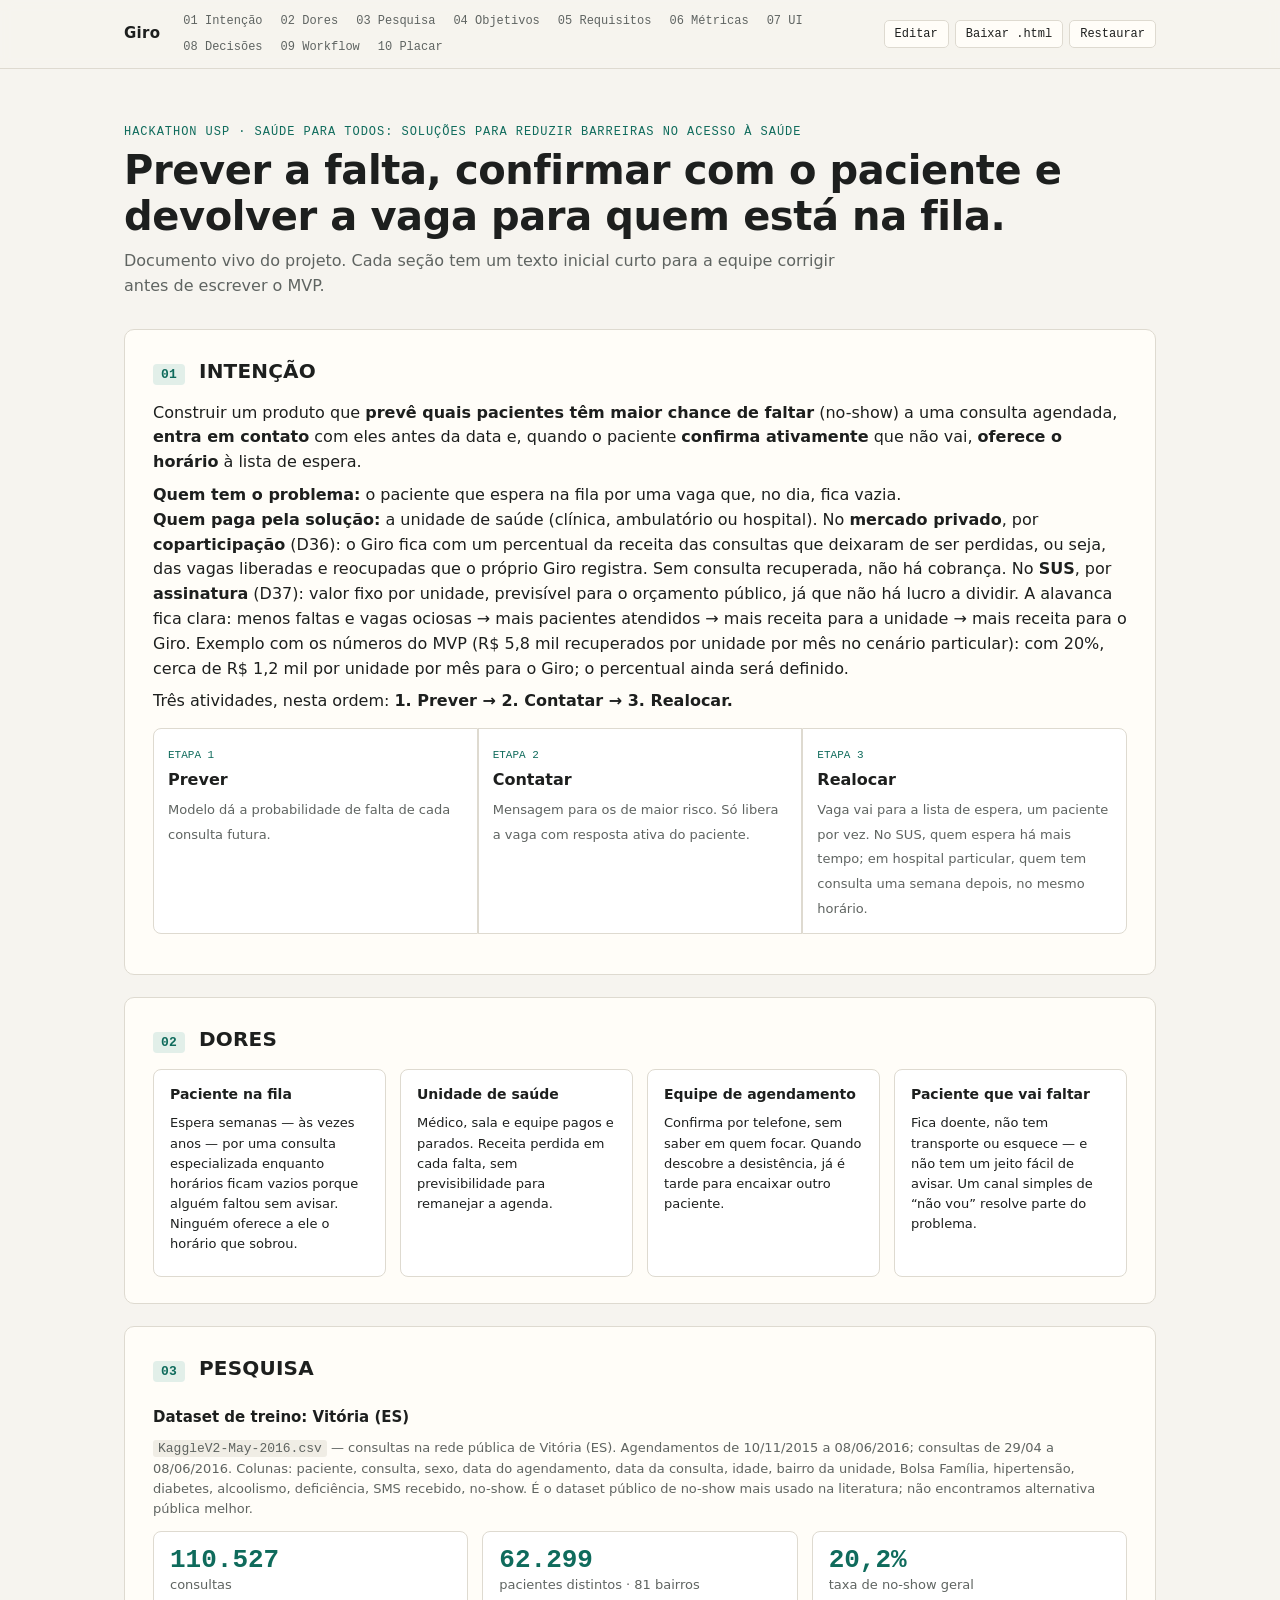
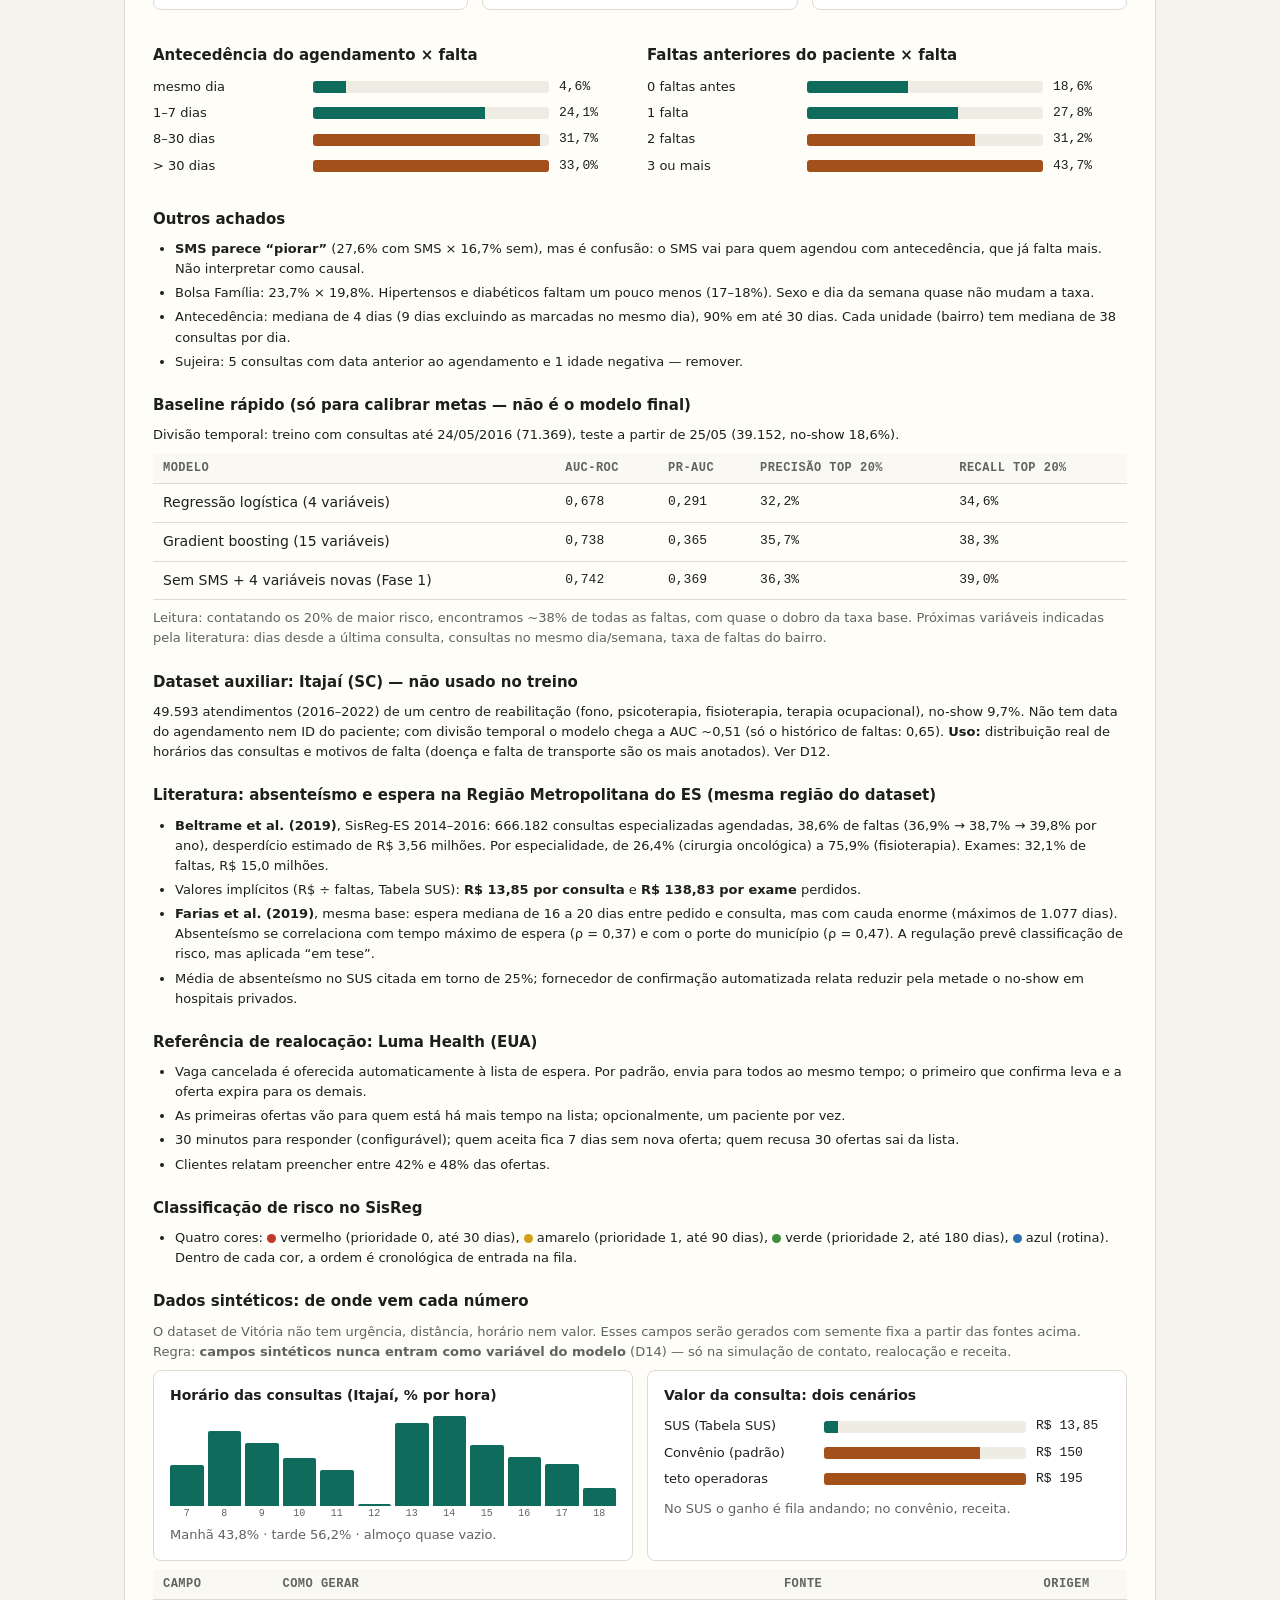
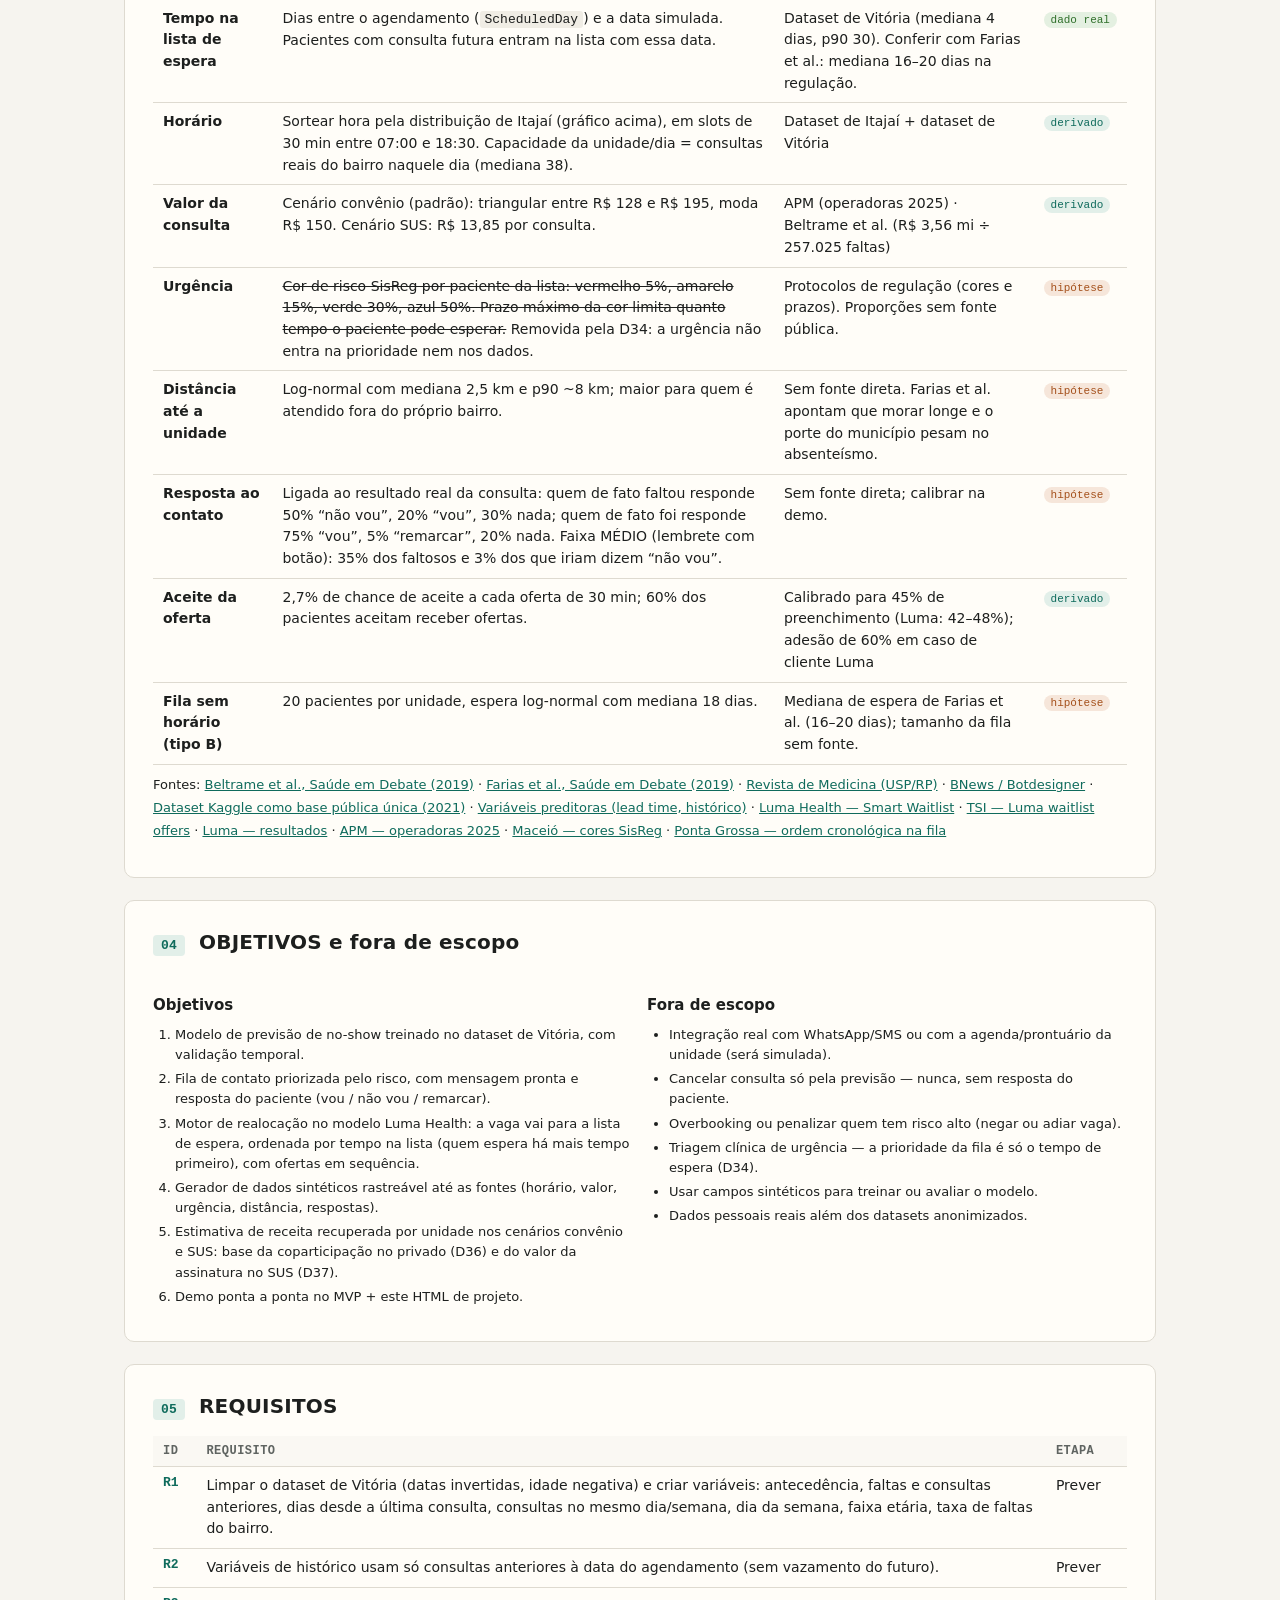
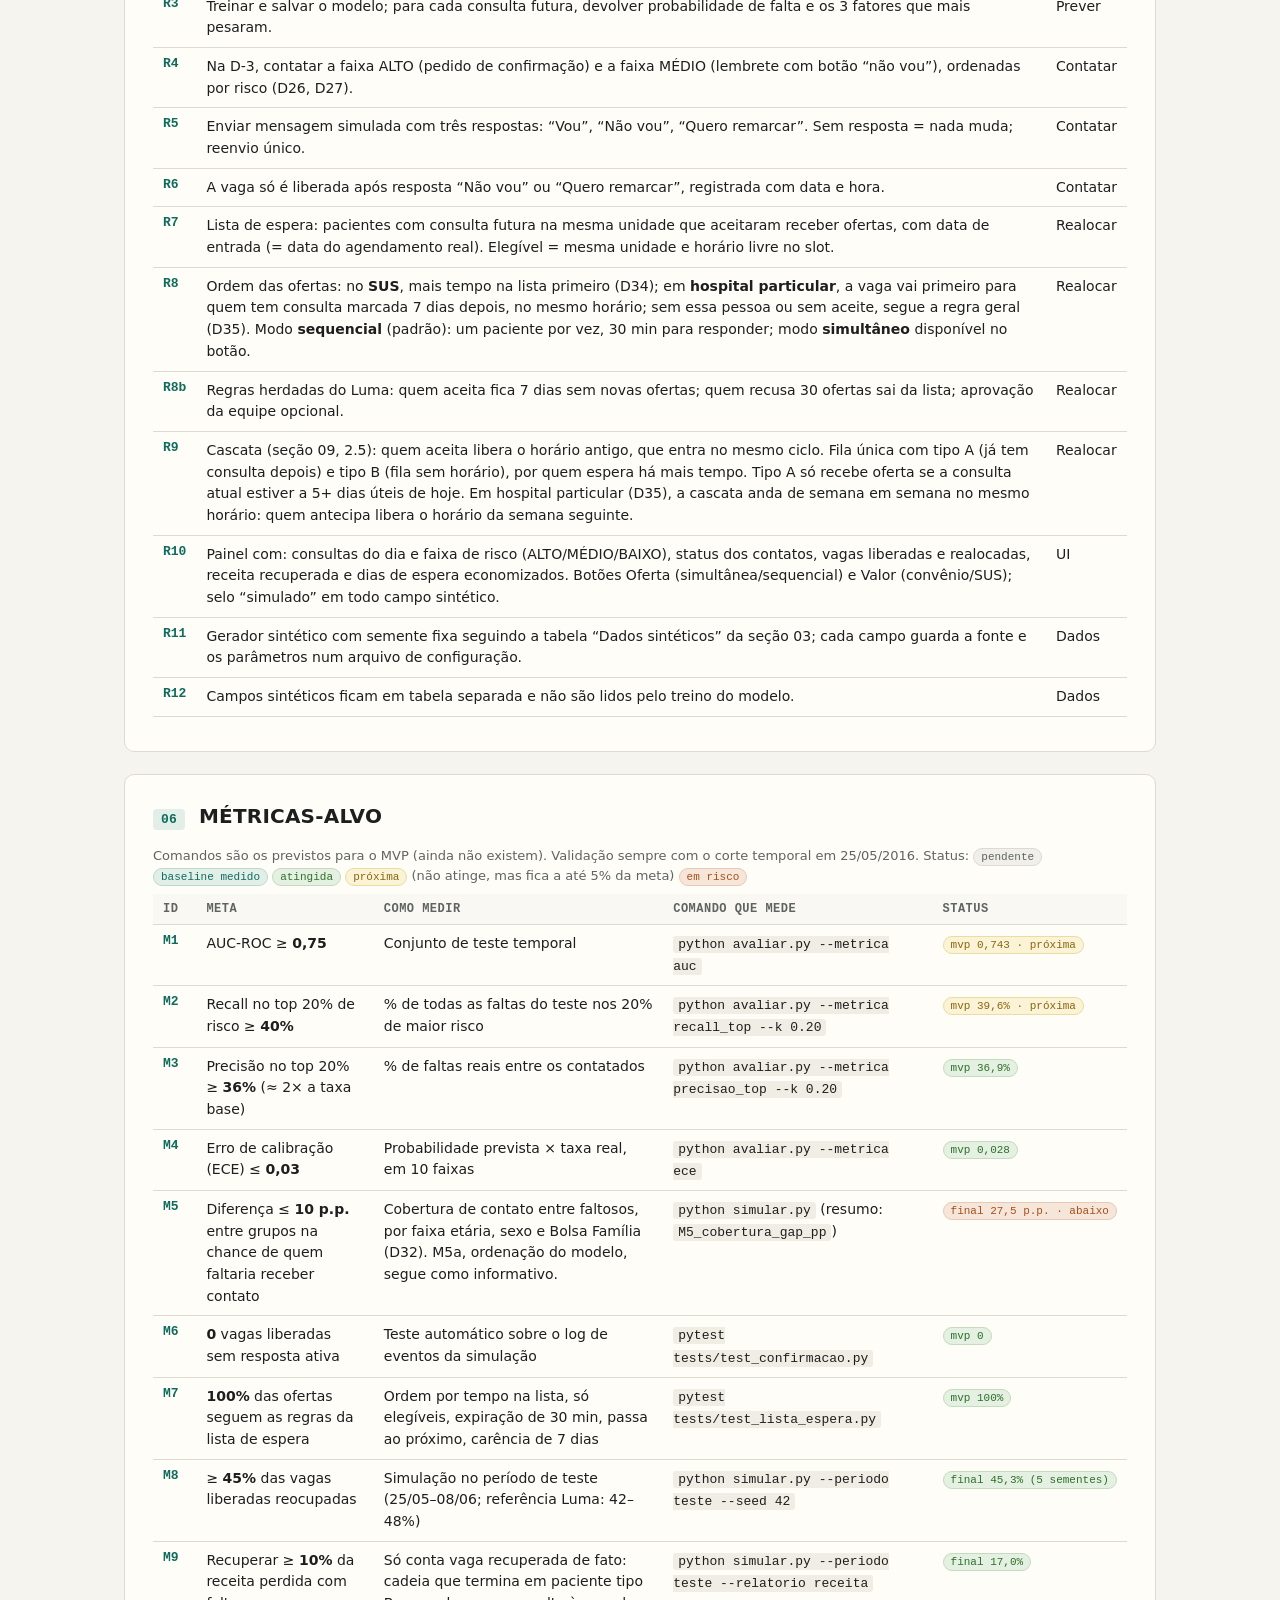
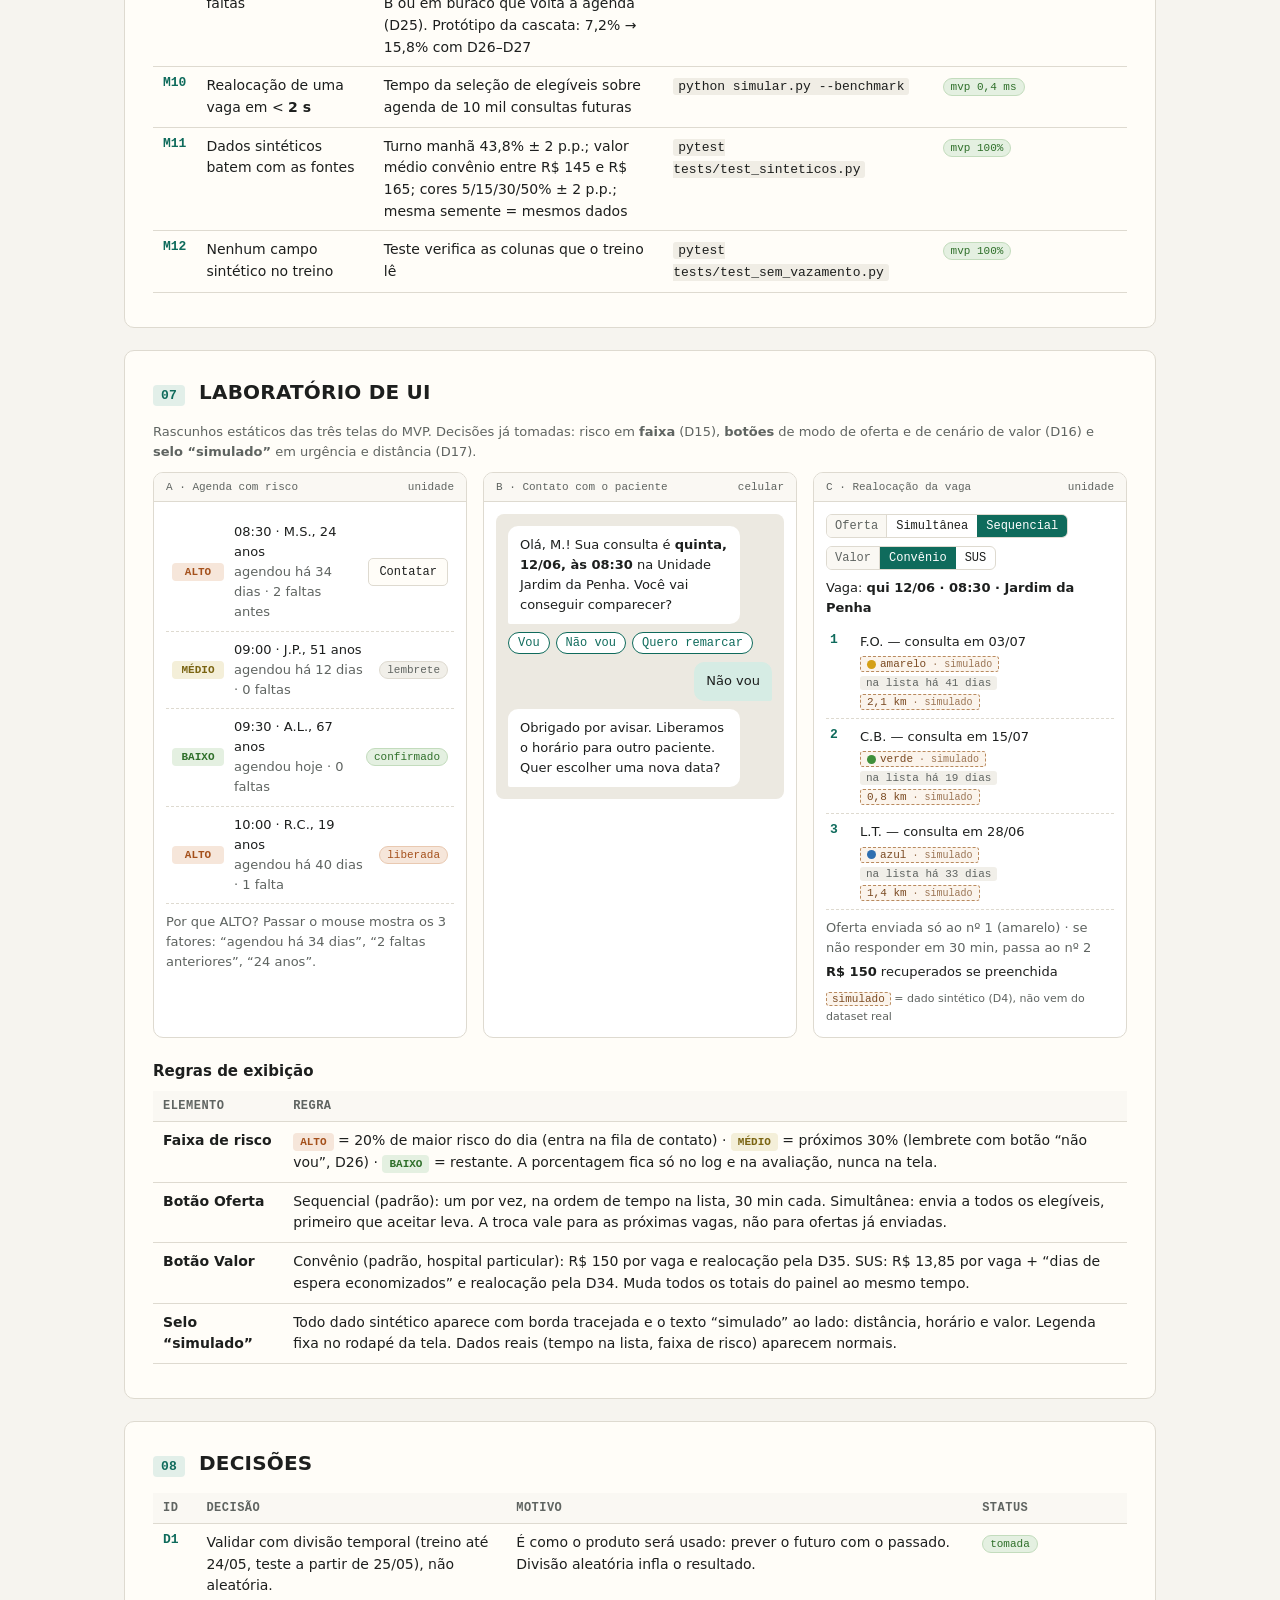
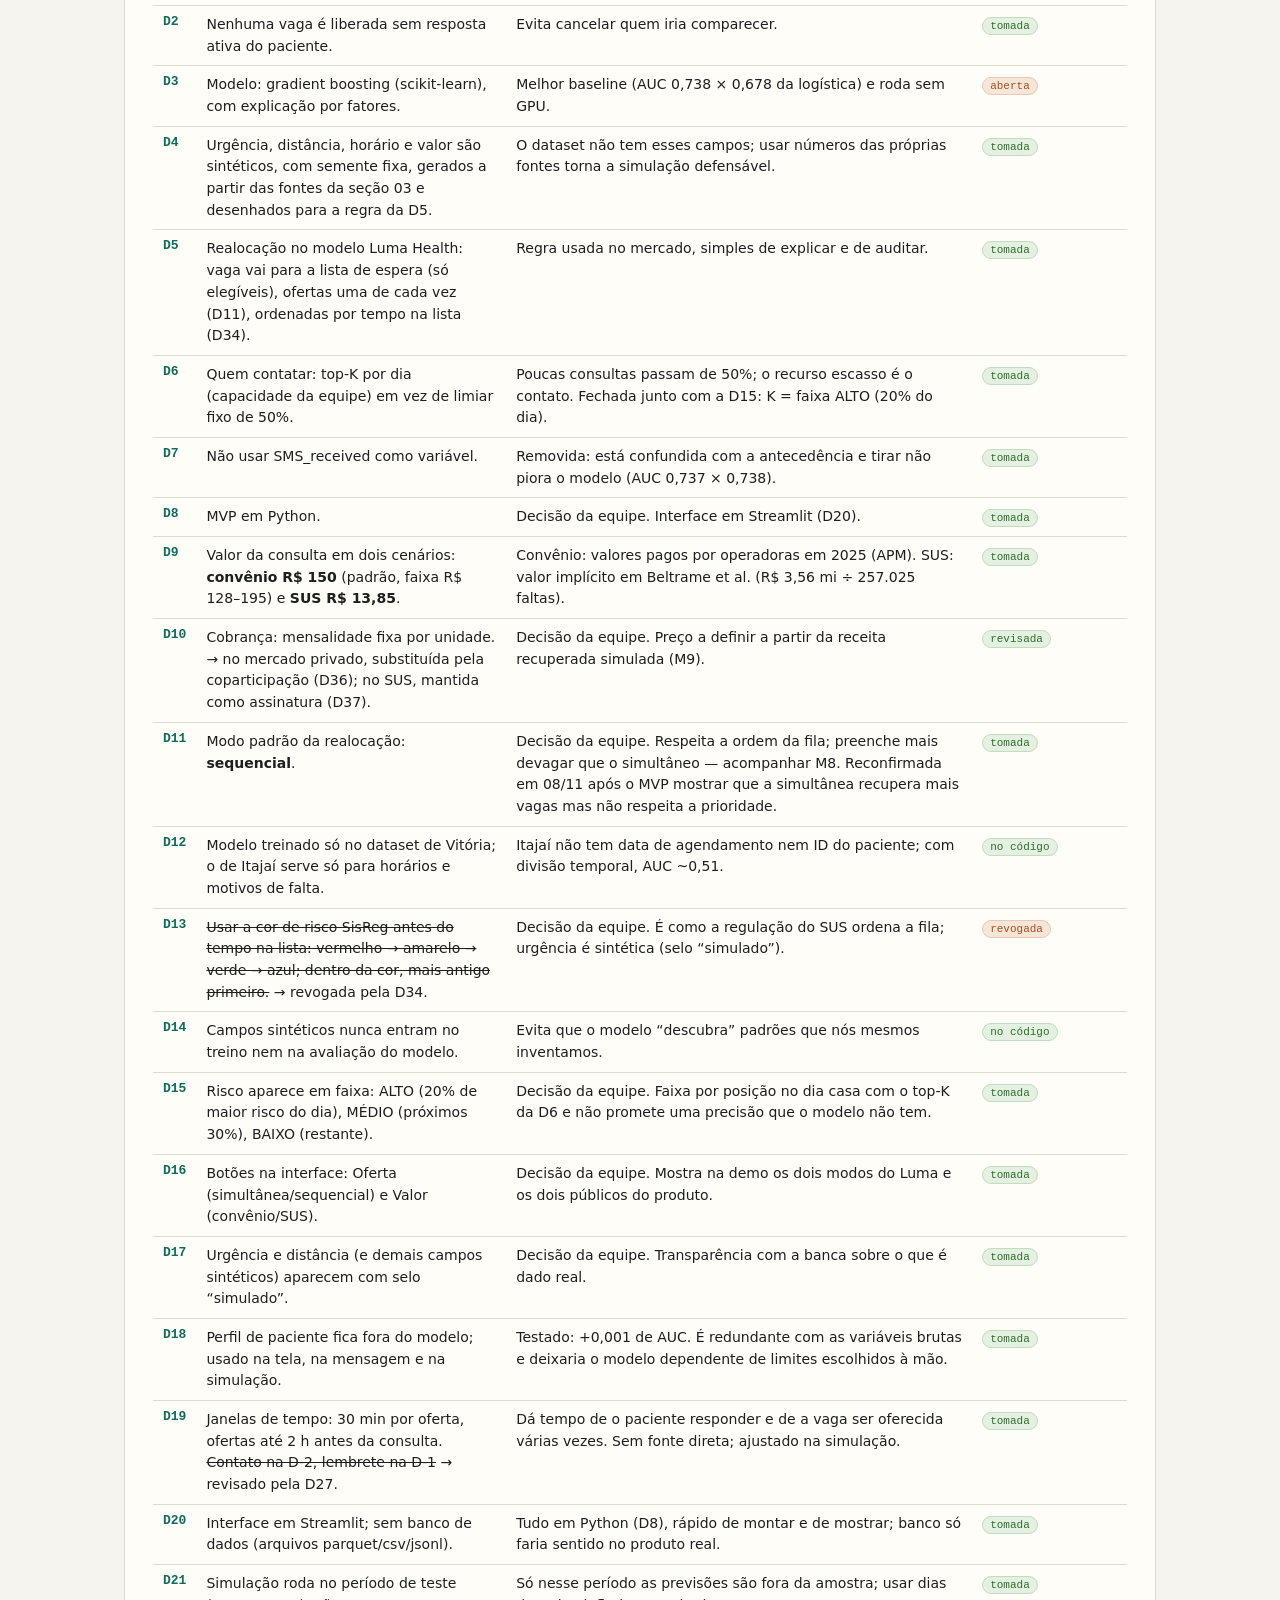
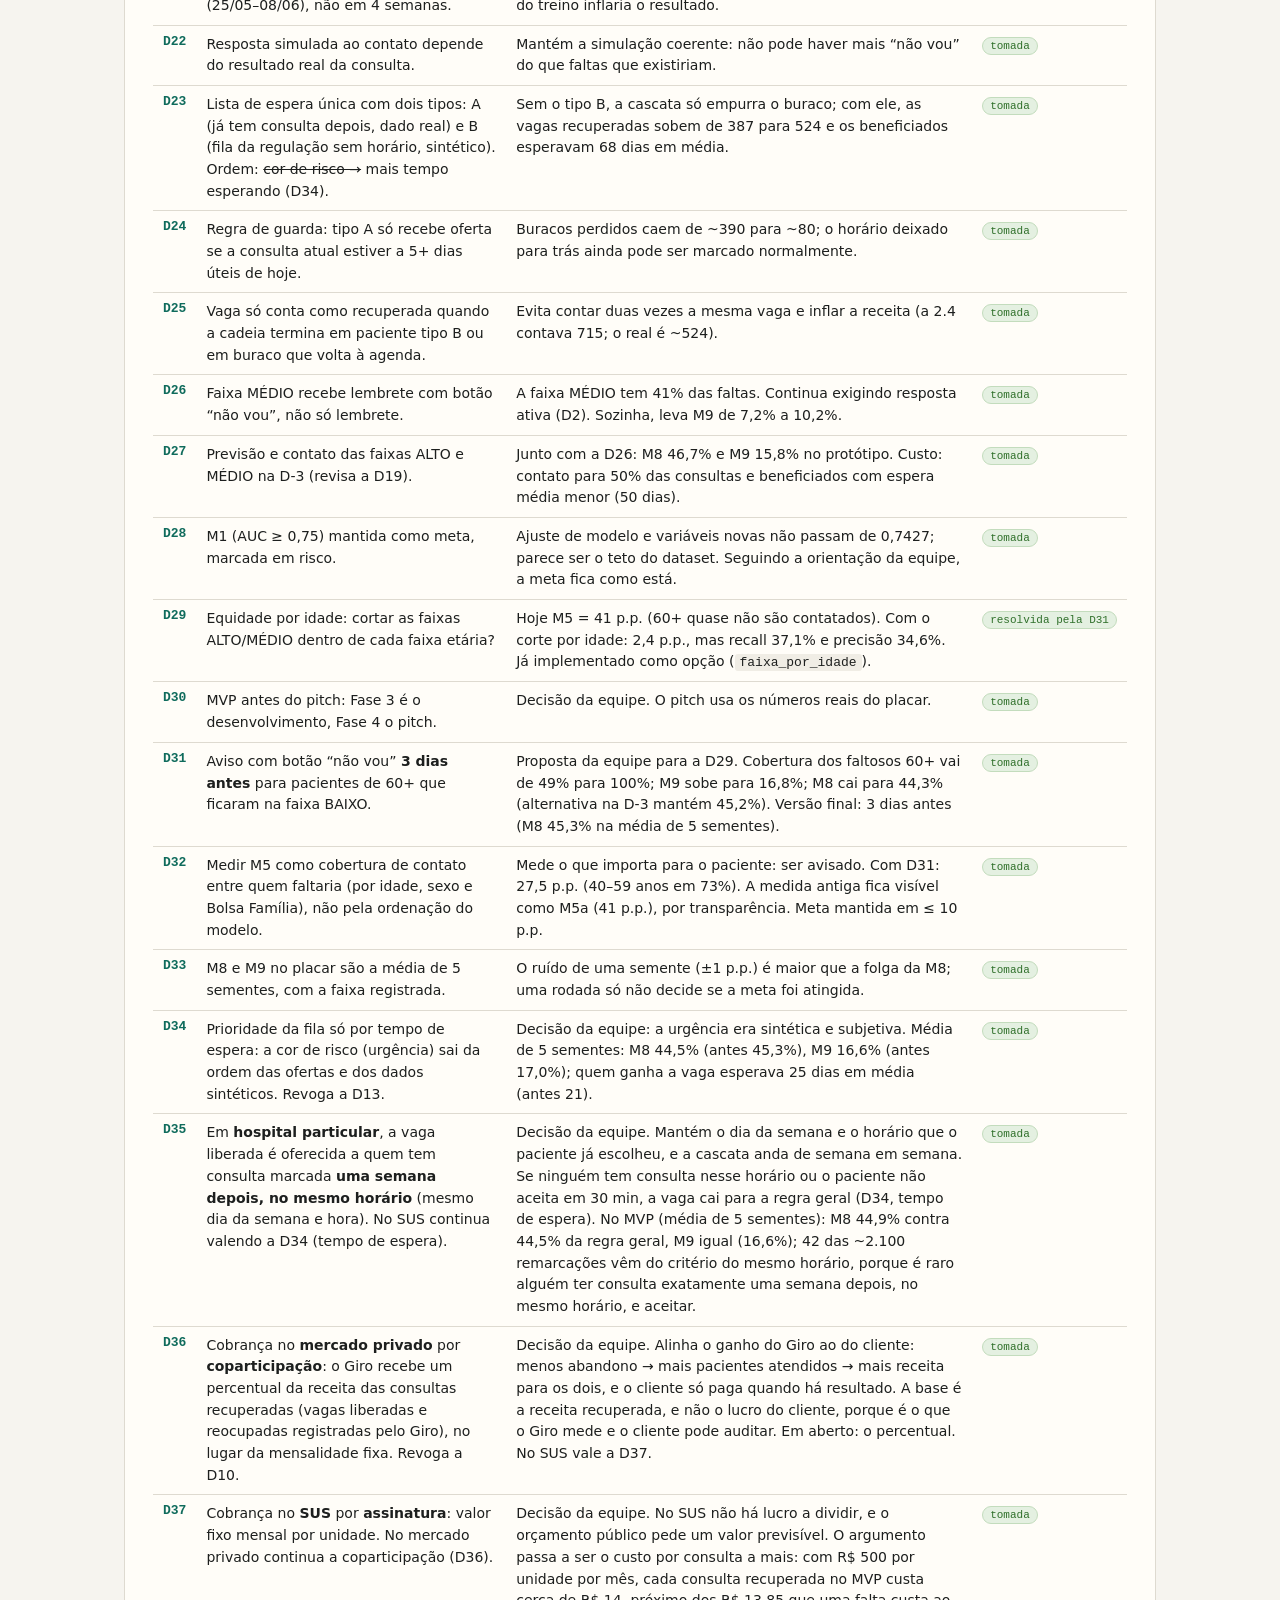
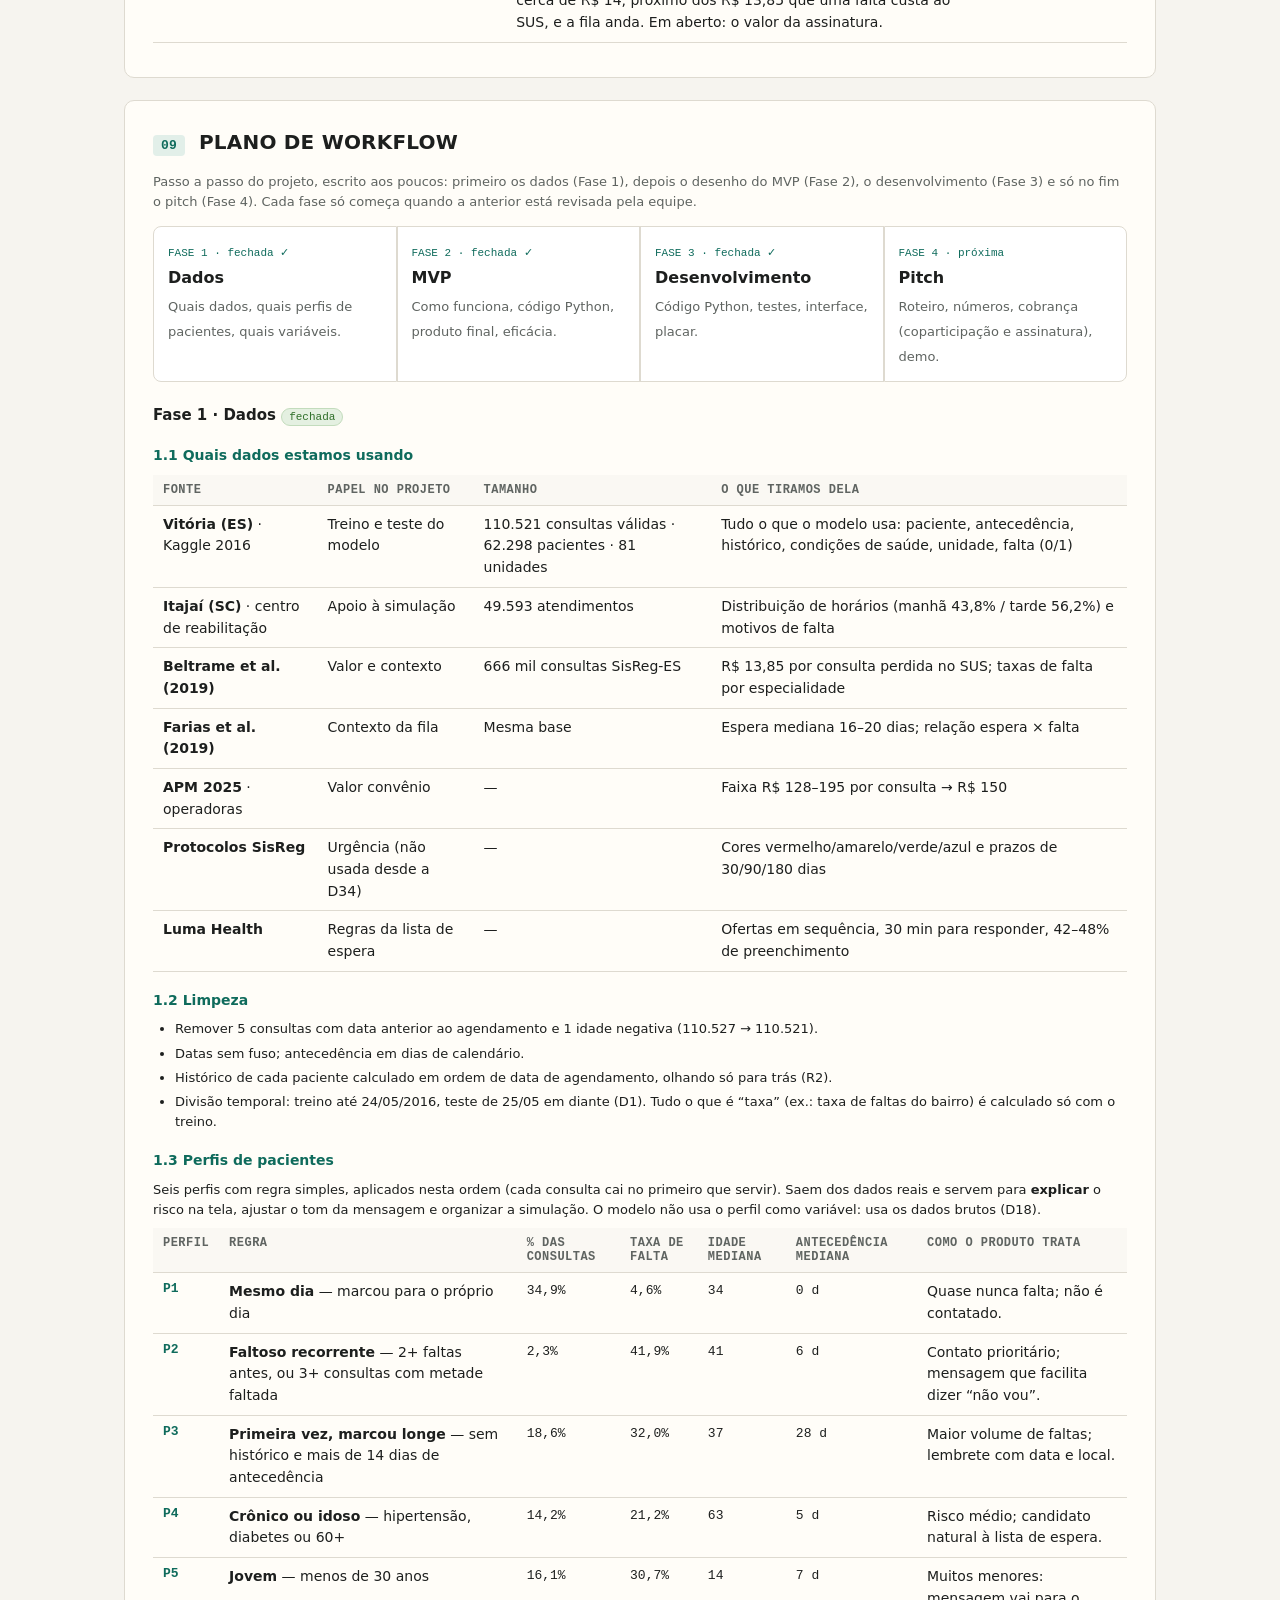
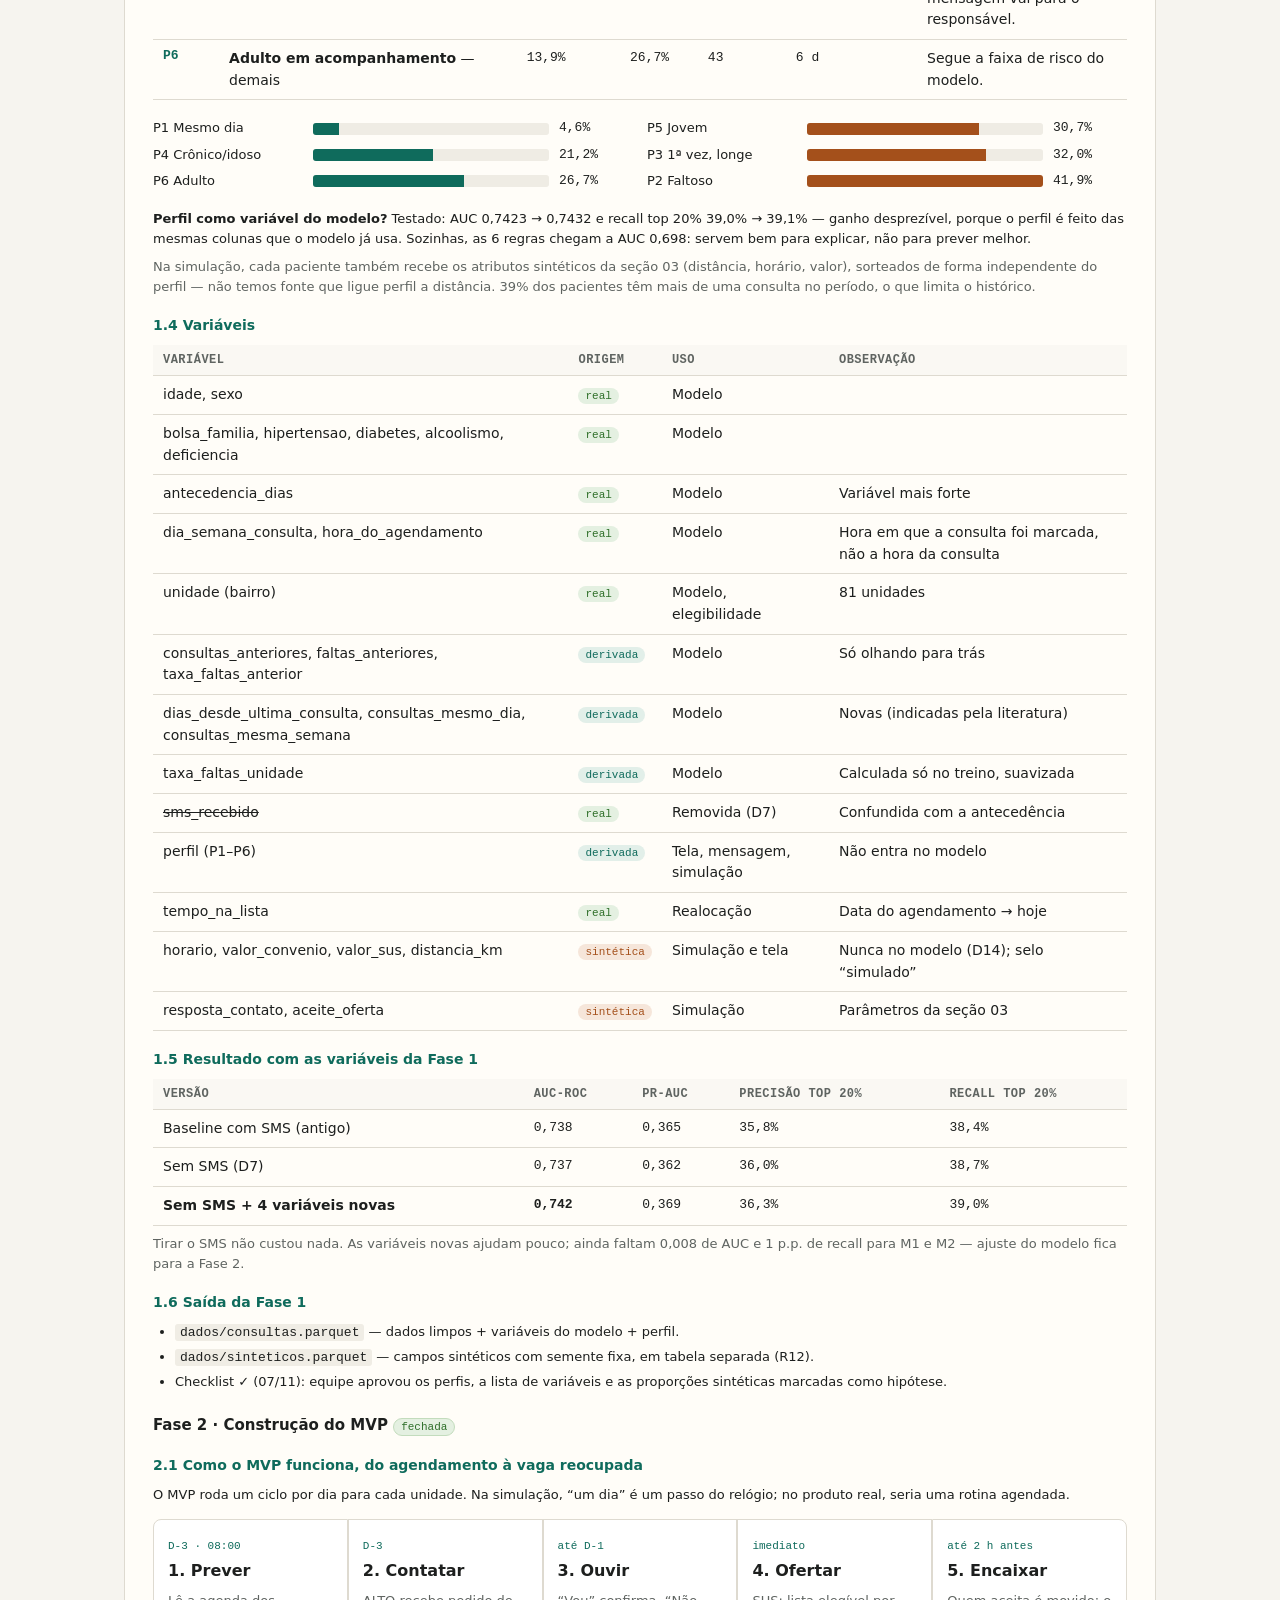
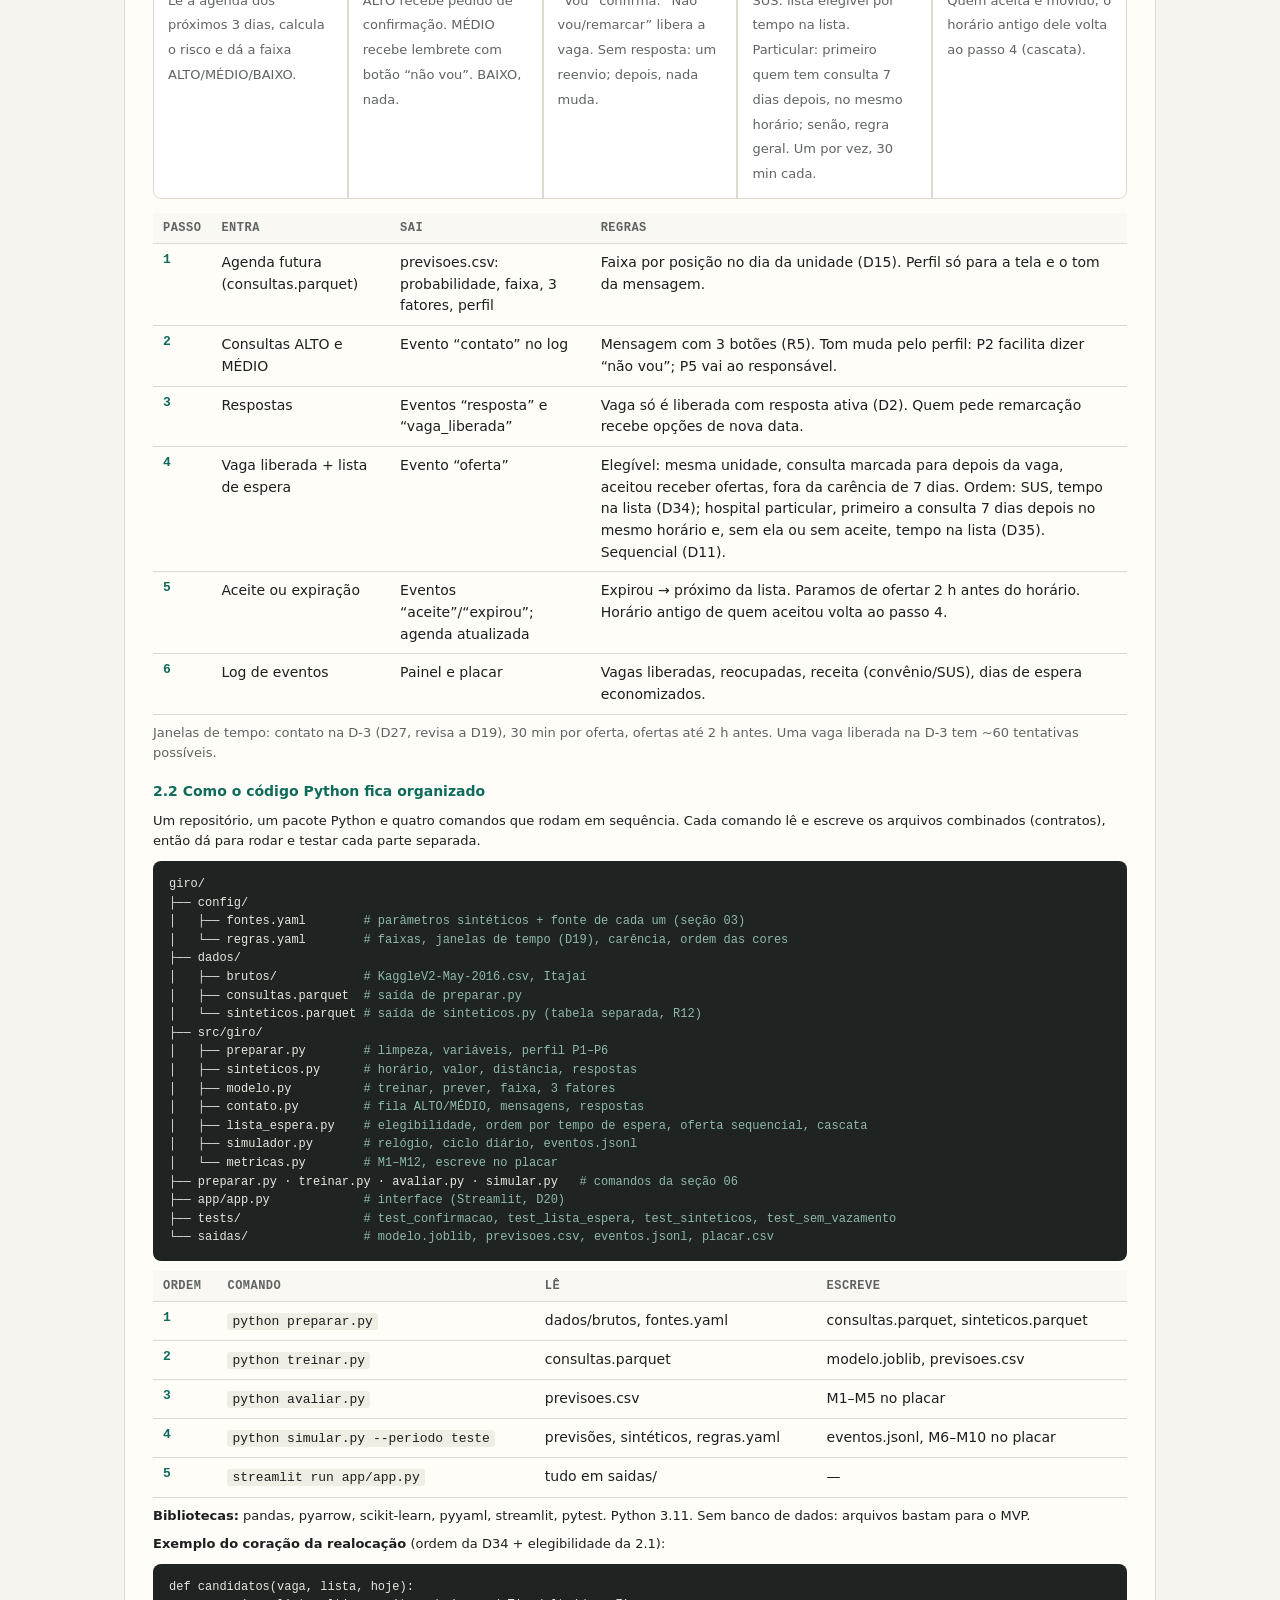
<file: giro/projeto.html>
<!DOCTYPE html>
<html lang="pt-BR">
<head>
<meta charset="utf-8">
<meta name="viewport" content="width=device-width, initial-scale=1">
<title>Projeto — Giro · Previsão de no-show e realocação de consultas</title>
<style>
  :root{
    --bg:#f6f4ef; --paper:#fffdf8; --ink:#1d1f1e; --muted:#5f6461; --line:#dedad0;
    --accent:#0f6b5c; --accent-soft:#e2efe9; --warn:#a4501b; --warn-soft:#f6e6da;
    --ok:#2f6f2a; --mono:ui-monospace,"SF Mono",Menlo,Consolas,monospace;
    --sans:system-ui,-apple-system,"Segoe UI",Roboto,"Helvetica Neue",Arial,sans-serif;
  }
  *{box-sizing:border-box}
  html{scroll-behavior:smooth}
  body{margin:0;background:var(--bg);color:var(--ink);font:16px/1.55 var(--sans)}
  header.top{position:sticky;top:0;z-index:5;background:rgba(246,244,239,.94);backdrop-filter:blur(6px);border-bottom:1px solid var(--line)}
  .bar{max-width:1080px;margin:0 auto;padding:10px 24px;display:flex;gap:16px;align-items:center;flex-wrap:wrap}
  .bar strong{font-size:15px;letter-spacing:.02em}
  nav{display:flex;gap:4px;flex-wrap:wrap;flex:1}
  nav a{font:12px var(--mono);color:var(--muted);text-decoration:none;padding:4px 7px;border-radius:4px}
  nav a:hover{background:var(--accent-soft);color:var(--accent)}
  .tools{display:flex;gap:6px}
  button{font:12px var(--mono);border:1px solid var(--line);background:var(--paper);color:var(--ink);padding:6px 10px;border-radius:5px;cursor:pointer}
  button:hover{border-color:var(--accent);color:var(--accent)}
  button.on{background:var(--accent);color:#fff;border-color:var(--accent)}
  main{max-width:1080px;margin:0 auto;padding:32px 24px 96px}
  .hero{padding:24px 0 8px}
  .hero .kicker{font:12px var(--mono);color:var(--accent);letter-spacing:.08em;text-transform:uppercase}
  .hero h1{font-size:clamp(28px,4vw,40px);line-height:1.15;margin:8px 0 10px;letter-spacing:-.01em}
  .hero p{max-width:720px;color:var(--muted);margin:0}
  section{background:var(--paper);border:1px solid var(--line);border-radius:10px;padding:26px 28px;margin:22px 0;scroll-margin-top:70px}
  section > h2{display:flex;gap:14px;align-items:baseline;margin:0 0 14px;font-size:20px;letter-spacing:.01em}
  section > h2 .n{font:600 13px var(--mono);color:var(--accent);background:var(--accent-soft);padding:3px 8px;border-radius:4px}
  h3{font-size:15px;margin:22px 0 6px}
  p{margin:8px 0}
  ul,ol{margin:8px 0;padding-left:22px}
  li{margin:4px 0}
  .muted{color:var(--muted)}
  .small{font-size:13px}
  code,.mono{font-family:var(--mono);font-size:13px}
  code{background:#f0ede5;padding:1px 5px;border-radius:3px}
  .grid{display:grid;gap:14px}
  .g2{grid-template-columns:repeat(auto-fit,minmax(280px,1fr))}
  .g3{grid-template-columns:repeat(auto-fit,minmax(220px,1fr))}
  .card{border:1px solid var(--line);border-radius:8px;padding:14px 16px;background:#fff}
  .card h4{margin:0 0 6px;font-size:14px}
  .stat{font:600 26px var(--mono);color:var(--accent);line-height:1.1}
  .stat + .lbl{font-size:13px;color:var(--muted)}
  table{width:100%;border-collapse:collapse;font-size:14px;margin:8px 0}
  th,td{text-align:left;padding:8px 10px;border-bottom:1px solid var(--line);vertical-align:top}
  th{font:600 12px var(--mono);color:var(--muted);text-transform:uppercase;letter-spacing:.04em;background:#faf8f3}
  td.id{font:600 13px var(--mono);color:var(--accent);white-space:nowrap}
  .tag{display:inline-block;font:11px var(--mono);padding:2px 7px;border-radius:10px;border:1px solid var(--line);white-space:nowrap}
  .tag.pend{background:#f1efe9;color:var(--muted)}
  .tag.base{background:var(--accent-soft);color:var(--accent);border-color:#bcd9cf}
  .tag.open{background:var(--warn-soft);color:var(--warn);border-color:#e9c9b1}
  .tag.near{background:#fbf3d5;color:#8a6512;border-color:#ecdca0}
  .tag.ok{background:#e4f0e1;color:var(--ok);border-color:#c3dcbd}
  .bars{display:grid;gap:6px;margin:10px 0}
  .brow{display:grid;grid-template-columns:150px 1fr 74px;gap:10px;align-items:center;font-size:13px}
  .btrack{height:12px;background:#efece4;border-radius:3px;overflow:hidden}
  .bfill{height:100%;background:var(--accent)}
  .bfill.hi{background:var(--warn)}
  .hist{display:flex;align-items:flex-end;gap:4px;height:90px;margin:10px 0 2px}
  .hist div{flex:1;background:var(--accent);border-radius:2px 2px 0 0;min-height:2px}
  .hist-l{display:flex;gap:4px;font:10px var(--mono);color:var(--muted)}
  .hist-l span{flex:1;text-align:center}
  .note{border-left:3px solid var(--warn);background:var(--warn-soft);padding:10px 14px;border-radius:0 6px 6px 0;margin:12px 0;font-size:14px}
  .note.info{border-color:var(--accent);background:var(--accent-soft)}
  .flow{display:flex;gap:0;flex-wrap:wrap;margin:14px 0}
  .step{flex:1 1 160px;border:1px solid var(--line);background:#fff;padding:12px 14px}
  .step:first-child{border-radius:8px 0 0 8px}
  .step:last-child{border-radius:0 8px 8px 0}
  .step .k{font:11px var(--mono);color:var(--accent)}
  .step b{display:block;margin:2px 0 4px}
  .conf{font:11px var(--mono);padding:2px 7px;border-radius:10px;white-space:nowrap}
  .c-real{background:#e4f0e1;color:var(--ok)}
  .c-der{background:var(--accent-soft);color:var(--accent)}
  .c-hip{background:var(--warn-soft);color:var(--warn)}
  .lab{display:grid;grid-template-columns:repeat(auto-fit,minmax(300px,1fr));gap:16px;margin-top:10px}
  .frame{border:1px solid var(--line);border-radius:10px;background:#fff;overflow:hidden}
  .frame .fh{font:11px var(--mono);color:var(--muted);padding:8px 12px;border-bottom:1px solid var(--line);background:#faf8f3;display:flex;justify-content:space-between}
  .frame .fb{padding:12px}
  .row{display:grid;grid-template-columns:52px 1fr auto;gap:10px;align-items:center;padding:8px 6px;border-bottom:1px dashed var(--line);font-size:13px}
  .row:last-child{border-bottom:0}
  .risk{font:600 11px var(--mono);padding:3px 7px;border-radius:4px;text-align:center}
  .r-hi{background:var(--warn-soft);color:var(--warn)}
  .r-md{background:#f4efd9;color:#7a6412}
  .r-lo{background:#e4f0e1;color:var(--ok)}
  .chat{background:#ece9e1;border-radius:8px;padding:12px;display:grid;gap:8px}
  .bubble{background:#fff;border-radius:10px 10px 10px 2px;padding:9px 12px;font-size:13px;max-width:88%}
  .bubble.me{justify-self:end;background:#d6ece4;border-radius:10px 10px 2px 10px}
  .opts{display:flex;gap:6px;flex-wrap:wrap}
  .opts span{font:12px var(--mono);border:1px solid var(--accent);color:var(--accent);padding:3px 9px;border-radius:12px;background:#fff}
  .rank{display:grid;grid-template-columns:22px 1fr;gap:8px;padding:8px 4px;border-bottom:1px dashed var(--line);font-size:13px}
  .rank:last-child{border-bottom:0}
  .rank .p{font:600 13px var(--mono);color:var(--accent)}
  .chips{display:flex;gap:4px;flex-wrap:wrap;margin-top:4px}
  .chips i{font-style:normal;font:11px var(--mono);background:#f1efe9;padding:1px 6px;border-radius:3px;color:var(--muted)}
  .dot{display:inline-block;width:9px;height:9px;border-radius:50%;margin-right:4px;vertical-align:middle}
  .toggles{display:flex;gap:8px;flex-wrap:wrap}
  .seg{display:inline-flex;align-items:center;border:1px solid var(--line);border-radius:6px;overflow:hidden;font:12px var(--mono)}
  .seg .lbl{padding:4px 8px;color:var(--muted);background:#faf8f3;border-right:1px solid var(--line)}
  .seg b{font-weight:400;padding:4px 9px;cursor:pointer;color:var(--ink)}
  .seg b.on{background:var(--accent);color:#fff}
  .chips i.sim{border:1px dashed #b98a5e;background:#fbf4ec;color:#7a4a22}
  .chips i.sim::after{content:" · simulado";font-size:10px;opacity:.75}
  .legend{font-size:11px;color:var(--muted);margin:8px 0 0}
  .legend i.sim{font-style:normal;font-family:var(--mono);border:1px dashed #b98a5e;background:#fbf4ec;color:#7a4a22;padding:0 5px;border-radius:3px}
  .gantt{display:grid;grid-template-columns:170px repeat(5,1fr);gap:4px;margin:10px 0;font-size:12px;align-items:stretch}
  .gh{font:11px var(--mono);color:var(--muted);text-align:center;padding:2px 0}
  .gl{font-weight:600;padding:6px 0}
  .gb{border-radius:5px;padding:6px 8px;line-height:1.3}
  .gb.all{background:#ece9e1}
  .gb.a{background:#d6ece4;color:#0b4d42}
  .gb.b{background:#f4efd9;color:#6b5610}
  .gb.c{background:#e1e8f4;color:#24426e}
  .gb.d{background:var(--warn-soft);color:var(--warn)}
  @media (max-width:720px){.gantt{grid-template-columns:110px repeat(5,minmax(70px,1fr));overflow-x:auto}}
  h4.sub{font-size:14px;margin:18px 0 6px;color:var(--accent)}
  pre.tree,pre.code{background:#1f2321;color:#e8e6df;font:12px/1.55 var(--mono);padding:14px 16px;border-radius:8px;overflow-x:auto;margin:10px 0}
  pre.tree span{color:#8fb9ab}
  .funnel{display:grid;gap:4px;margin:10px 0}
  .funnel div{background:var(--accent-soft);color:#0b4d42;border-radius:4px;padding:6px 10px;font-size:13px}
  .funnel div .mono{font-weight:600;margin-right:6px}
  .empty{border:2px dashed var(--line);border-radius:8px;padding:28px;text-align:center;color:var(--muted);font:13px var(--mono)}
  .sources{font-size:13px;line-height:1.8}
  .sources a{color:var(--accent)}
  body.editing [data-edit]{outline:1px dashed #b8c9c3;outline-offset:4px;border-radius:2px}
  body.editing [data-edit]:focus{outline:2px solid var(--accent);background:#fbfffd}
  footer{max-width:1080px;margin:0 auto;padding:0 24px 40px;color:var(--muted);font:12px var(--mono)}
  @media print{header.top,.tools{display:none} section{break-inside:avoid}}
</style>
</head>
<body>

<header class="top">
  <div class="bar">
    <strong>Giro</strong>
    <nav>
      <a href="#s01">01 Intenção</a><a href="#s02">02 Dores</a><a href="#s03">03 Pesquisa</a>
      <a href="#s04">04 Objetivos</a><a href="#s05">05 Requisitos</a><a href="#s06">06 Métricas</a>
      <a href="#s07">07 UI</a><a href="#s08">08 Decisões</a><a href="#s09">09 Workflow</a><a href="#s10">10 Placar</a>
    </nav>
    <div class="tools">
      <button id="btnEdit" title="Liga/desliga edição direta do texto">Editar</button>
      <button id="btnSave" title="Baixa este arquivo com as suas edições">Baixar .html</button>
      <button id="btnReset" title="Descarta edições salvas neste navegador">Restaurar</button>
    </div>
  </div>
</header>

<main>
  <div class="hero">
    <div class="kicker">Hackathon USP · Saúde para todos: soluções para reduzir barreiras no acesso à saúde</div>
    <h1 data-edit>Prever a falta, confirmar com o paciente e devolver a vaga para quem está na fila.</h1>
    <p data-edit>Documento vivo do projeto. Cada seção tem um texto inicial curto para a equipe corrigir antes de escrever o MVP.</p>
  </div>

  <!-- 01 -->
  <section id="s01">
    <h2><span class="n">01</span>INTENÇÃO</h2>
    <div data-edit>
      <p>Construir um produto que <b>prevê quais pacientes têm maior chance de faltar</b> (no-show) a uma consulta agendada, <b>entra em contato</b> com eles antes da data e, quando o paciente <b>confirma ativamente</b> que não vai, <b>oferece o horário</b> à lista de espera.</p>
      <p><b>Quem tem o problema:</b> o paciente que espera na fila por uma vaga que, no dia, fica vazia.<br>
      <b>Quem paga pela solução:</b> a unidade de saúde (clínica, ambulatório ou hospital). No <b>mercado privado</b>, por <b>coparticipação</b> (D36): o Giro fica com um percentual da receita das consultas que deixaram de ser perdidas, ou seja, das vagas liberadas e reocupadas que o próprio Giro registra. Sem consulta recuperada, não há cobrança. No <b>SUS</b>, por <b>assinatura</b> (D37): valor fixo por unidade, previsível para o orçamento público, já que não há lucro a dividir. A alavanca fica clara: menos faltas e vagas ociosas → mais pacientes atendidos → mais receita para a unidade → mais receita para o Giro. Exemplo com os números do MVP (R$ 5,8 mil recuperados por unidade por mês no cenário particular): com 20%, cerca de R$ 1,2 mil por unidade por mês para o Giro; o percentual ainda será definido.</p>
      <p>Três atividades, nesta ordem: <b>1. Prever → 2. Contatar → 3. Realocar.</b></p>
    </div>
    <div class="flow">
      <div class="step"><span class="k">ETAPA 1</span><b>Prever</b><span class="small muted">Modelo dá a probabilidade de falta de cada consulta futura.</span></div>
      <div class="step"><span class="k">ETAPA 2</span><b>Contatar</b><span class="small muted">Mensagem para os de maior risco. Só libera a vaga com resposta ativa do paciente.</span></div>
      <div class="step"><span class="k">ETAPA 3</span><b>Realocar</b><span class="small muted">Vaga vai para a lista de espera, um paciente por vez. No SUS, quem espera há mais tempo; em hospital particular, quem tem consulta uma semana depois, no mesmo horário.</span></div>
    </div>
  </section>

  <!-- 02 -->
  <section id="s02">
    <h2><span class="n">02</span>DORES</h2>
    <div class="grid g3" data-edit>
      <div class="card"><h4>Paciente na fila</h4><p class="small">Espera semanas — às vezes anos — por uma consulta especializada enquanto horários ficam vazios porque alguém faltou sem avisar. Ninguém oferece a ele o horário que sobrou.</p></div>
      <div class="card"><h4>Unidade de saúde</h4><p class="small">Médico, sala e equipe pagos e parados. Receita perdida em cada falta, sem previsibilidade para remanejar a agenda.</p></div>
      <div class="card"><h4>Equipe de agendamento</h4><p class="small">Confirma por telefone, sem saber em quem focar. Quando descobre a desistência, já é tarde para encaixar outro paciente.</p></div>
      <div class="card"><h4>Paciente que vai faltar</h4><p class="small">Fica doente, não tem transporte ou esquece — e não tem um jeito fácil de avisar. Um canal simples de “não vou” resolve parte do problema.</p></div>
    </div>
  </section>

  <!-- 03 -->
  <section id="s03">
    <h2><span class="n">03</span>PESQUISA</h2>

    <h3>Dataset de treino: Vitória (ES)</h3>
    <p data-edit class="small muted"><code>KaggleV2-May-2016.csv</code> — consultas na rede pública de Vitória (ES). Agendamentos de 10/11/2015 a 08/06/2016; consultas de 29/04 a 08/06/2016. Colunas: paciente, consulta, sexo, data do agendamento, data da consulta, idade, bairro da unidade, Bolsa Família, hipertensão, diabetes, alcoolismo, deficiência, SMS recebido, no-show. É o dataset público de no-show mais usado na literatura; não encontramos alternativa pública melhor.</p>
    <div class="grid g3" style="margin:12px 0">
      <div class="card"><div class="stat">110.527</div><div class="lbl">consultas</div></div>
      <div class="card"><div class="stat">62.299</div><div class="lbl">pacientes distintos · 81 bairros</div></div>
      <div class="card"><div class="stat">20,2%</div><div class="lbl">taxa de no-show geral</div></div>
    </div>

    <div class="grid g2">
      <div>
        <h3>Antecedência do agendamento × falta</h3>
        <div class="bars">
          <div class="brow"><span>mesmo dia</span><div class="btrack"><div class="bfill" style="width:14%"></div></div><span class="mono">4,6%</span></div>
          <div class="brow"><span>1–7 dias</span><div class="btrack"><div class="bfill" style="width:73%"></div></div><span class="mono">24,1%</span></div>
          <div class="brow"><span>8–30 dias</span><div class="btrack"><div class="bfill hi" style="width:96%"></div></div><span class="mono">31,7%</span></div>
          <div class="brow"><span>&gt; 30 dias</span><div class="btrack"><div class="bfill hi" style="width:100%"></div></div><span class="mono">33,0%</span></div>
        </div>
      </div>
      <div>
        <h3>Faltas anteriores do paciente × falta</h3>
        <div class="bars">
          <div class="brow"><span>0 faltas antes</span><div class="btrack"><div class="bfill" style="width:43%"></div></div><span class="mono">18,6%</span></div>
          <div class="brow"><span>1 falta</span><div class="btrack"><div class="bfill" style="width:64%"></div></div><span class="mono">27,8%</span></div>
          <div class="brow"><span>2 faltas</span><div class="btrack"><div class="bfill hi" style="width:71%"></div></div><span class="mono">31,2%</span></div>
          <div class="brow"><span>3 ou mais</span><div class="btrack"><div class="bfill hi" style="width:100%"></div></div><span class="mono">43,7%</span></div>
        </div>
      </div>
    </div>

    <div data-edit>
      <h3>Outros achados</h3>
      <ul class="small">
        <li><b>SMS parece “piorar”</b> (27,6% com SMS × 16,7% sem), mas é confusão: o SMS vai para quem agendou com antecedência, que já falta mais. Não interpretar como causal.</li>
        <li>Bolsa Família: 23,7% × 19,8%. Hipertensos e diabéticos faltam um pouco menos (17–18%). Sexo e dia da semana quase não mudam a taxa.</li>
        <li>Antecedência: mediana de 4 dias (9 dias excluindo as marcadas no mesmo dia), 90% em até 30 dias. Cada unidade (bairro) tem mediana de 38 consultas por dia.</li>
        <li>Sujeira: 5 consultas com data anterior ao agendamento e 1 idade negativa — remover.</li>
      </ul>
      <h3>Baseline rápido (só para calibrar metas — não é o modelo final)</h3>
      <p class="small">Divisão temporal: treino com consultas até 24/05/2016 (71.369), teste a partir de 25/05 (39.152, no-show 18,6%).</p>
      <table>
        <tr><th>Modelo</th><th>AUC-ROC</th><th>PR-AUC</th><th>Precisão top 20%</th><th>Recall top 20%</th></tr>
        <tr><td>Regressão logística (4 variáveis)</td><td class="mono">0,678</td><td class="mono">0,291</td><td class="mono">32,2%</td><td class="mono">34,6%</td></tr>
        <tr><td>Gradient boosting (15 variáveis)</td><td class="mono">0,738</td><td class="mono">0,365</td><td class="mono">35,7%</td><td class="mono">38,3%</td></tr>
        <tr><td>Sem SMS + 4 variáveis novas (Fase 1)</td><td class="mono">0,742</td><td class="mono">0,369</td><td class="mono">36,3%</td><td class="mono">39,0%</td></tr>
      </table>
      <p class="small muted">Leitura: contatando os 20% de maior risco, encontramos ~38% de todas as faltas, com quase o dobro da taxa base. Próximas variáveis indicadas pela literatura: dias desde a última consulta, consultas no mesmo dia/semana, taxa de faltas do bairro.</p>

      <h3>Dataset auxiliar: Itajaí (SC) — não usado no treino</h3>
      <p class="small">49.593 atendimentos (2016–2022) de um centro de reabilitação (fono, psicoterapia, fisioterapia, terapia ocupacional), no-show 9,7%. Não tem data do agendamento nem ID do paciente; com divisão temporal o modelo chega a AUC ~0,51 (só o histórico de faltas: 0,65). <b>Uso:</b> distribuição real de horários das consultas e motivos de falta (doença e falta de transporte são os mais anotados). Ver D12.</p>

      <h3>Literatura: absenteísmo e espera na Região Metropolitana do ES (mesma região do dataset)</h3>
      <ul class="small">
        <li><b>Beltrame et al. (2019)</b>, SisReg-ES 2014–2016: 666.182 consultas especializadas agendadas, 38,6% de faltas (36,9% → 38,7% → 39,8% por ano), desperdício estimado de R$ 3,56 milhões. Por especialidade, de 26,4% (cirurgia oncológica) a 75,9% (fisioterapia). Exames: 32,1% de faltas, R$ 15,0 milhões.</li>
        <li>Valores implícitos (R$ ÷ faltas, Tabela SUS): <b>R$ 13,85 por consulta</b> e <b>R$ 138,83 por exame</b> perdidos.</li>
        <li><b>Farias et al. (2019)</b>, mesma base: espera mediana de 16 a 20 dias entre pedido e consulta, mas com cauda enorme (máximos de 1.077 dias). Absenteísmo se correlaciona com tempo máximo de espera (ρ = 0,37) e com o porte do município (ρ = 0,47). A regulação prevê classificação de risco, mas aplicada “em tese”.</li>
        <li>Média de absenteísmo no SUS citada em torno de 25%; fornecedor de confirmação automatizada relata reduzir pela metade o no-show em hospitais privados.</li>
      </ul>

      <h3>Referência de realocação: Luma Health (EUA)</h3>
      <ul class="small">
        <li>Vaga cancelada é oferecida automaticamente à lista de espera. Por padrão, envia para todos ao mesmo tempo; o primeiro que confirma leva e a oferta expira para os demais.</li>
        <li>As primeiras ofertas vão para quem está há mais tempo na lista; opcionalmente, um paciente por vez.</li>
        <li>30 minutos para responder (configurável); quem aceita fica 7 dias sem nova oferta; quem recusa 30 ofertas sai da lista.</li>
        <li>Clientes relatam preencher entre 42% e 48% das ofertas.</li>
      </ul>

      <h3>Classificação de risco no SisReg</h3>
      <ul class="small">
        <li>Quatro cores: <span class="dot" style="background:#c0392b"></span>vermelho (prioridade 0, até 30 dias), <span class="dot" style="background:#d4a017"></span>amarelo (prioridade 1, até 90 dias), <span class="dot" style="background:#3f8f3a"></span>verde (prioridade 2, até 180 dias), <span class="dot" style="background:#2f6fb0"></span>azul (rotina). Dentro de cada cor, a ordem é cronológica de entrada na fila.</li>
      </ul>
    </div>

    <h3>Dados sintéticos: de onde vem cada número</h3>
    <p class="small muted" data-edit>O dataset de Vitória não tem urgência, distância, horário nem valor. Esses campos serão gerados com semente fixa a partir das fontes acima. Regra: <b>campos sintéticos nunca entram como variável do modelo</b> (D14) — só na simulação de contato, realocação e receita.</p>
    <div class="grid g2" style="margin:8px 0 4px">
      <div class="card">
        <h4>Horário das consultas (Itajaí, % por hora)</h4>
        <div class="hist">
          <div style="height:46%"></div><div style="height:84%"></div><div style="height:71%"></div><div style="height:54%"></div><div style="height:41%"></div><div style="height:2%"></div><div style="height:93%"></div><div style="height:100%"></div><div style="height:68%"></div><div style="height:55%"></div><div style="height:47%"></div><div style="height:20%"></div>
        </div>
        <div class="hist-l"><span>7</span><span>8</span><span>9</span><span>10</span><span>11</span><span>12</span><span>13</span><span>14</span><span>15</span><span>16</span><span>17</span><span>18</span></div>
        <p class="small muted" style="margin:6px 0 0">Manhã 43,8% · tarde 56,2% · almoço quase vazio.</p>
      </div>
      <div class="card">
        <h4>Valor da consulta: dois cenários</h4>
        <div class="bars">
          <div class="brow"><span>SUS (Tabela SUS)</span><div class="btrack"><div class="bfill" style="width:7%"></div></div><span class="mono">R$ 13,85</span></div>
          <div class="brow"><span>Convênio (padrão)</span><div class="btrack"><div class="bfill hi" style="width:77%"></div></div><span class="mono">R$ 150</span></div>
          <div class="brow"><span>teto operadoras</span><div class="btrack"><div class="bfill hi" style="width:100%"></div></div><span class="mono">R$ 195</span></div>
        </div>
        <p class="small muted" style="margin:6px 0 0">No SUS o ganho é fila andando; no convênio, receita.</p>
      </div>
    </div>
    <table data-edit>
      <tr><th>Campo</th><th>Como gerar</th><th>Fonte</th><th>Origem</th></tr>
      <tr><td><b>Tempo na lista de espera</b></td><td>Dias entre o agendamento (<code>ScheduledDay</code>) e a data simulada. Pacientes com consulta futura entram na lista com essa data.</td><td>Dataset de Vitória (mediana 4 dias, p90 30). Conferir com Farias et al.: mediana 16–20 dias na regulação.</td><td><span class="conf c-real">dado real</span></td></tr>
      <tr><td><b>Horário</b></td><td>Sortear hora pela distribuição de Itajaí (gráfico acima), em slots de 30 min entre 07:00 e 18:30. Capacidade da unidade/dia = consultas reais do bairro naquele dia (mediana 38).</td><td>Dataset de Itajaí + dataset de Vitória</td><td><span class="conf c-der">derivado</span></td></tr>
      <tr><td><b>Valor da consulta</b></td><td>Cenário convênio (padrão): triangular entre R$ 128 e R$ 195, moda R$ 150. Cenário SUS: R$ 13,85 por consulta.</td><td>APM (operadoras 2025) · Beltrame et al. (R$ 3,56 mi ÷ 257.025 faltas)</td><td><span class="conf c-der">derivado</span></td></tr>
      <tr><td><b>Urgência</b></td><td><s>Cor de risco SisReg por paciente da lista: vermelho 5%, amarelo 15%, verde 30%, azul 50%. Prazo máximo da cor limita quanto tempo o paciente pode esperar.</s> Removida pela D34: a urgência não entra na prioridade nem nos dados.</td><td>Protocolos de regulação (cores e prazos). Proporções sem fonte pública.</td><td><span class="conf c-hip">hipótese</span></td></tr>
      <tr><td><b>Distância até a unidade</b></td><td>Log-normal com mediana 2,5 km e p90 ~8 km; maior para quem é atendido fora do próprio bairro.</td><td>Sem fonte direta. Farias et al. apontam que morar longe e o porte do município pesam no absenteísmo.</td><td><span class="conf c-hip">hipótese</span></td></tr>
      <tr><td><b>Resposta ao contato</b></td><td>Ligada ao resultado real da consulta: quem de fato faltou responde 50% “não vou”, 20% “vou”, 30% nada; quem de fato foi responde 75% “vou”, 5% “remarcar”, 20% nada. Faixa MÉDIO (lembrete com botão): 35% dos faltosos e 3% dos que iriam dizem “não vou”.</td><td>Sem fonte direta; calibrar na demo.</td><td><span class="conf c-hip">hipótese</span></td></tr>
      <tr><td><b>Aceite da oferta</b></td><td>2,7% de chance de aceite a cada oferta de 30 min; 60% dos pacientes aceitam receber ofertas.</td><td>Calibrado para 45% de preenchimento (Luma: 42–48%); adesão de 60% em caso de cliente Luma</td><td><span class="conf c-der">derivado</span></td></tr>
      <tr><td><b>Fila sem horário (tipo B)</b></td><td>20 pacientes por unidade, espera log-normal com mediana 18 dias.</td><td>Mediana de espera de Farias et al. (16–20 dias); tamanho da fila sem fonte.</td><td><span class="conf c-hip">hipótese</span></td></tr>
    </table>

    <p class="sources">Fontes:
      <a href="https://www.scielo.br/j/sdeb/a/BYJbCp6ZBz9NCynKt3h3X3J/?lang=pt" target="_blank" rel="noopener">Beltrame et al., Saúde em Debate (2019)</a> ·
      <a href="https://www.scielosp.org/article/sdeb/2019.v43nspe5/190-204/" target="_blank" rel="noopener">Farias et al., Saúde em Debate (2019)</a> ·
      <a href="https://revistas.usp.br/rmrp/article/download/159626/154332/356524" target="_blank" rel="noopener">Revista de Medicina (USP/RP)</a> ·
      <a href="https://www.bnews.com.br/noticias/economia-e-mercado/atendimento-virtual-aumenta-receita-de-hospitais-revela-pesquisa-veja-numeros.html" target="_blank" rel="noopener">BNews / Botdesigner</a> ·
      <a href="https://core.ac.uk/download/489418639.pdf" target="_blank" rel="noopener">Dataset Kaggle como base pública única (2021)</a> ·
      <a href="https://core.ac.uk/download/395062247.pdf" target="_blank" rel="noopener">Variáveis preditoras (lead time, histórico)</a> ·
      <a href="https://www.lumahealth.io/product/smart-waitlist/" target="_blank" rel="noopener">Luma Health — Smart Waitlist</a> ·
      <a href="https://www.tsihealthcare.com/wp-content/uploads/2022/11/How-To-Accept-Waitlist-Offers.pdf" target="_blank" rel="noopener">TSI — Luma waitlist offers</a> ·
      <a href="https://go.lumahealth.io/luma-smart-waitlist-for-oracle-health" target="_blank" rel="noopener">Luma — resultados</a> ·
      <a href="https://www.apm.org.br/wp-content/uploads/balanco-negociacoes-apm_2016-a-2025.pdf" target="_blank" rel="noopener">APM — operadoras 2025</a> ·
      <a href="https://maceio.al.gov.br/uploads/documentos/Roteiro-do-Usuario-do-Sistema-Unico-de-Saude-PRONTO-CORRIGIDO-160424-4.pdf" target="_blank" rel="noopener">Maceió — cores SisReg</a> ·
      <a href="https://fms.pontagrossa.pr.gov.br/wp-content/uploads/2024/05/DIRETRIZES-DO-COMPLEXO-REGULADOR-01-05-2024.pdf" target="_blank" rel="noopener">Ponta Grossa — ordem cronológica na fila</a>
    </p>
  </section>

  <!-- 04 -->
  <section id="s04">
    <h2><span class="n">04</span>OBJETIVOS e fora de escopo</h2>
    <div class="grid g2" data-edit>
      <div>
        <h3>Objetivos</h3>
        <ol class="small">
          <li>Modelo de previsão de no-show treinado no dataset de Vitória, com validação temporal.</li>
          <li>Fila de contato priorizada pelo risco, com mensagem pronta e resposta do paciente (vou / não vou / remarcar).</li>
          <li>Motor de realocação no modelo Luma Health: a vaga vai para a lista de espera, ordenada por tempo na lista (quem espera há mais tempo primeiro), com ofertas em sequência.</li>
          <li>Gerador de dados sintéticos rastreável até as fontes (horário, valor, urgência, distância, respostas).</li>
          <li>Estimativa de receita recuperada por unidade nos cenários convênio e SUS: base da coparticipação no privado (D36) e do valor da assinatura no SUS (D37).</li>
          <li>Demo ponta a ponta no MVP + este HTML de projeto.</li>
        </ol>
      </div>
      <div>
        <h3>Fora de escopo</h3>
        <ul class="small">
          <li>Integração real com WhatsApp/SMS ou com a agenda/prontuário da unidade (será simulada).</li>
          <li>Cancelar consulta só pela previsão — nunca, sem resposta do paciente.</li>
          <li>Overbooking ou penalizar quem tem risco alto (negar ou adiar vaga).</li>
          <li>Triagem clínica de urgência — a prioridade da fila é só o tempo de espera (D34).</li>
          <li>Usar campos sintéticos para treinar ou avaliar o modelo.</li>
          <li>Dados pessoais reais além dos datasets anonimizados.</li>
        </ul>
      </div>
    </div>
  </section>

  <!-- 05 -->
  <section id="s05">
    <h2><span class="n">05</span>REQUISITOS</h2>
    <table data-edit>
      <tr><th>ID</th><th>Requisito</th><th>Etapa</th></tr>
      <tr><td class="id">R1</td><td>Limpar o dataset de Vitória (datas invertidas, idade negativa) e criar variáveis: antecedência, faltas e consultas anteriores, dias desde a última consulta, consultas no mesmo dia/semana, dia da semana, faixa etária, taxa de faltas do bairro.</td><td>Prever</td></tr>
      <tr><td class="id">R2</td><td>Variáveis de histórico usam só consultas anteriores à data do agendamento (sem vazamento do futuro).</td><td>Prever</td></tr>
      <tr><td class="id">R3</td><td>Treinar e salvar o modelo; para cada consulta futura, devolver probabilidade de falta e os 3 fatores que mais pesaram.</td><td>Prever</td></tr>
      <tr><td class="id">R4</td><td>Na D-3, contatar a faixa ALTO (pedido de confirmação) e a faixa MÉDIO (lembrete com botão “não vou”), ordenadas por risco (D26, D27).</td><td>Contatar</td></tr>
      <tr><td class="id">R5</td><td>Enviar mensagem simulada com três respostas: “Vou”, “Não vou”, “Quero remarcar”. Sem resposta = nada muda; reenvio único.</td><td>Contatar</td></tr>
      <tr><td class="id">R6</td><td>A vaga só é liberada após resposta “Não vou” ou “Quero remarcar”, registrada com data e hora.</td><td>Contatar</td></tr>
      <tr><td class="id">R7</td><td>Lista de espera: pacientes com consulta futura na mesma unidade que aceitaram receber ofertas, com data de entrada (= data do agendamento real). Elegível = mesma unidade e horário livre no slot.</td><td>Realocar</td></tr>
      <tr><td class="id">R8</td><td>Ordem das ofertas: no <b>SUS</b>, mais tempo na lista primeiro (D34); em <b>hospital particular</b>, a vaga vai primeiro para quem tem consulta marcada 7 dias depois, no mesmo horário; sem essa pessoa ou sem aceite, segue a regra geral (D35). Modo <b>sequencial</b> (padrão): um paciente por vez, 30 min para responder; modo <b>simultâneo</b> disponível no botão.</td><td>Realocar</td></tr>
      <tr><td class="id">R8b</td><td>Regras herdadas do Luma: quem aceita fica 7 dias sem novas ofertas; quem recusa 30 ofertas sai da lista; aprovação da equipe opcional.</td><td>Realocar</td></tr>
      <tr><td class="id">R9</td><td>Cascata (seção 09, 2.5): quem aceita libera o horário antigo, que entra no mesmo ciclo. Fila única com tipo A (já tem consulta depois) e tipo B (fila sem horário), por quem espera há mais tempo. Tipo A só recebe oferta se a consulta atual estiver a 5+ dias úteis de hoje. Em hospital particular (D35), a cascata anda de semana em semana no mesmo horário: quem antecipa libera o horário da semana seguinte.</td><td>Realocar</td></tr>
      <tr><td class="id">R10</td><td>Painel com: consultas do dia e faixa de risco (ALTO/MÉDIO/BAIXO), status dos contatos, vagas liberadas e realocadas, receita recuperada e dias de espera economizados. Botões Oferta (simultânea/sequencial) e Valor (convênio/SUS); selo “simulado” em todo campo sintético.</td><td>UI</td></tr>
      <tr><td class="id">R11</td><td>Gerador sintético com semente fixa seguindo a tabela “Dados sintéticos” da seção 03; cada campo guarda a fonte e os parâmetros num arquivo de configuração.</td><td>Dados</td></tr>
      <tr><td class="id">R12</td><td>Campos sintéticos ficam em tabela separada e não são lidos pelo treino do modelo.</td><td>Dados</td></tr>
    </table>
  </section>

  <!-- 06 -->
  <section id="s06">
    <h2><span class="n">06</span>MÉTRICAS-ALVO</h2>
    <p class="small muted" data-edit>Comandos são os previstos para o MVP (ainda não existem). Validação sempre com o corte temporal em 25/05/2016. Status: <span class="tag pend">pendente</span> <span class="tag base">baseline medido</span> <span class="tag ok">atingida</span> <span class="tag near">próxima</span> (não atinge, mas fica a até 5% da meta) <span class="tag open">em risco</span></p>
    <table data-edit>
      <tr><th>ID</th><th>Meta</th><th>Como medir</th><th>Comando que mede</th><th>Status</th></tr>
      <tr><td class="id">M1</td><td>AUC-ROC ≥ <b>0,75</b></td><td>Conjunto de teste temporal</td><td><code>python avaliar.py --metrica auc</code></td><td><span class="tag near">mvp 0,743 · próxima</span></td></tr>
      <tr><td class="id">M2</td><td>Recall no top 20% de risco ≥ <b>40%</b></td><td>% de todas as faltas do teste nos 20% de maior risco</td><td><code>python avaliar.py --metrica recall_top --k 0.20</code></td><td><span class="tag near">mvp 39,6% · próxima</span></td></tr>
      <tr><td class="id">M3</td><td>Precisão no top 20% ≥ <b>36%</b> (≈ 2× a taxa base)</td><td>% de faltas reais entre os contatados</td><td><code>python avaliar.py --metrica precisao_top --k 0.20</code></td><td><span class="tag ok">mvp 36,9%</span></td></tr>
      <tr><td class="id">M4</td><td>Erro de calibração (ECE) ≤ <b>0,03</b></td><td>Probabilidade prevista × taxa real, em 10 faixas</td><td><code>python avaliar.py --metrica ece</code></td><td><span class="tag ok">mvp 0,028</span></td></tr>
      <tr><td class="id">M5</td><td>Diferença ≤ <b>10 p.p.</b> entre grupos na chance de quem faltaria receber contato</td><td>Cobertura de contato entre faltosos, por faixa etária, sexo e Bolsa Família (D32). M5a, ordenação do modelo, segue como informativo.</td><td><code>python simular.py</code> (resumo: <code>M5_cobertura_gap_pp</code>)</td><td><span class="tag open">final 27,5 p.p. · abaixo</span></td></tr>
      <tr><td class="id">M6</td><td><b>0</b> vagas liberadas sem resposta ativa</td><td>Teste automático sobre o log de eventos da simulação</td><td><code>pytest tests/test_confirmacao.py</code></td><td><span class="tag ok">mvp 0</span></td></tr>
      <tr><td class="id">M7</td><td><b>100%</b> das ofertas seguem as regras da lista de espera</td><td>Ordem por tempo na lista, só elegíveis, expiração de 30 min, passa ao próximo, carência de 7 dias</td><td><code>pytest tests/test_lista_espera.py</code></td><td><span class="tag ok">mvp 100%</span></td></tr>
      <tr><td class="id">M8</td><td>≥ <b>45%</b> das vagas liberadas reocupadas</td><td>Simulação no período de teste (25/05–08/06; referência Luma: 42–48%)</td><td><code>python simular.py --periodo teste --seed 42</code></td><td><span class="tag ok">final 45,3% (5 sementes)</span></td></tr>
      <tr><td class="id">M9</td><td>Recuperar ≥ <b>10%</b> da receita perdida com faltas</td><td>Só conta vaga recuperada de fato: cadeia que termina em paciente tipo B ou em buraco que volta à agenda (D25). Protótipo da cascata: 7,2% → 15,8% com D26–D27</td><td><code>python simular.py --periodo teste --relatorio receita</code></td><td><span class="tag ok">final 17,0%</span></td></tr>
      <tr><td class="id">M10</td><td>Realocação de uma vaga em &lt; <b>2 s</b></td><td>Tempo da seleção de elegíveis sobre agenda de 10 mil consultas futuras</td><td><code>python simular.py --benchmark</code></td><td><span class="tag ok">mvp 0,4 ms</span></td></tr>
      <tr><td class="id">M11</td><td>Dados sintéticos batem com as fontes</td><td>Turno manhã 43,8% ± 2 p.p.; valor médio convênio entre R$ 145 e R$ 165; cores 5/15/30/50% ± 2 p.p.; mesma semente = mesmos dados</td><td><code>pytest tests/test_sinteticos.py</code></td><td><span class="tag ok">mvp 100%</span></td></tr>
      <tr><td class="id">M12</td><td>Nenhum campo sintético no treino</td><td>Teste verifica as colunas que o treino lê</td><td><code>pytest tests/test_sem_vazamento.py</code></td><td><span class="tag ok">mvp 100%</span></td></tr>
    </table>
  </section>

  <!-- 07 -->
  <section id="s07">
    <h2><span class="n">07</span>LABORATÓRIO DE UI</h2>
    <p class="small muted" data-edit>Rascunhos estáticos das três telas do MVP. Decisões já tomadas: risco em <b>faixa</b> (D15), <b>botões</b> de modo de oferta e de cenário de valor (D16) e <b>selo “simulado”</b> em urgência e distância (D17).</p>
    <div class="lab">
      <div class="frame">
        <div class="fh"><span>A · Agenda com risco</span><span>unidade</span></div>
        <div class="fb">
          <div class="row"><span class="risk r-hi">ALTO</span><span>08:30 · M.S., 24 anos<br><span class="muted small">agendou há 34 dias · 2 faltas antes</span></span><button>Contatar</button></div>
          <div class="row"><span class="risk r-md">MÉDIO</span><span>09:00 · J.P., 51 anos<br><span class="muted small">agendou há 12 dias · 0 faltas</span></span><span class="tag pend">lembrete</span></div>
          <div class="row"><span class="risk r-lo">BAIXO</span><span>09:30 · A.L., 67 anos<br><span class="muted small">agendou hoje · 0 faltas</span></span><span class="tag ok">confirmado</span></div>
          <div class="row"><span class="risk r-hi">ALTO</span><span>10:00 · R.C., 19 anos<br><span class="muted small">agendou há 40 dias · 1 falta</span></span><span class="tag open">liberada</span></div>
          <p class="small muted" style="margin:8px 0 0">Por que ALTO? Passar o mouse mostra os 3 fatores: “agendou há 34 dias”, “2 faltas anteriores”, “24 anos”.</p>
        </div>
      </div>
      <div class="frame">
        <div class="fh"><span>B · Contato com o paciente</span><span>celular</span></div>
        <div class="fb">
          <div class="chat">
            <div class="bubble">Olá, M.! Sua consulta é <b>quinta, 12/06, às 08:30</b> na Unidade Jardim da Penha. Você vai conseguir comparecer?</div>
            <div class="opts"><span>Vou</span><span>Não vou</span><span>Quero remarcar</span></div>
            <div class="bubble me">Não vou</div>
            <div class="bubble">Obrigado por avisar. Liberamos o horário para outro paciente. Quer escolher uma nova data?</div>
          </div>
        </div>
      </div>
      <div class="frame">
        <div class="fh"><span>C · Realocação da vaga</span><span>unidade</span></div>
        <div class="fb">
          <div class="toggles">
            <div class="seg" data-seg><span class="lbl">Oferta</span><b>Simultânea</b><b class="on">Sequencial</b></div>
            <div class="seg" data-seg><span class="lbl">Valor</span><b class="on">Convênio</b><b>SUS</b></div>
          </div>
          <p class="small" style="margin:8px 0 6px">Vaga: <b>qui 12/06 · 08:30 · Jardim da Penha</b></p>
          <div class="rank"><span class="p">1</span><span>F.O. — consulta em 03/07<div class="chips"><i class="sim"><span class="dot" style="background:#d4a017"></span>amarelo</i><i>na lista há 41 dias</i><i class="sim">2,1 km</i></div></span></div>
          <div class="rank"><span class="p">2</span><span>C.B. — consulta em 15/07<div class="chips"><i class="sim"><span class="dot" style="background:#3f8f3a"></span>verde</i><i>na lista há 19 dias</i><i class="sim">0,8 km</i></div></span></div>
          <div class="rank"><span class="p">3</span><span>L.T. — consulta em 28/06<div class="chips"><i class="sim"><span class="dot" style="background:#2f6fb0"></span>azul</i><i>na lista há 33 dias</i><i class="sim">1,4 km</i></div></span></div>
          <p class="small muted" style="margin:8px 0 0" data-msg>Oferta enviada só ao nº 1 (amarelo) · se não responder em 30 min, passa ao nº 2</p>
          <p class="small" style="margin:4px 0 0" data-val><b>R$ 150</b> recuperados se preenchida</p>
          <p class="legend"><i class="sim">simulado</i> = dado sintético (D4), não vem do dataset real</p>
        </div>
      </div>
    </div>
    <div data-edit>
      <h3>Regras de exibição</h3>
      <table>
        <tr><th>Elemento</th><th>Regra</th></tr>
        <tr><td><b>Faixa de risco</b></td><td><span class="risk r-hi">ALTO</span> = 20% de maior risco do dia (entra na fila de contato) · <span class="risk r-md">MÉDIO</span> = próximos 30% (lembrete com botão “não vou”, D26) · <span class="risk r-lo">BAIXO</span> = restante. A porcentagem fica só no log e na avaliação, nunca na tela.</td></tr>
        <tr><td><b>Botão Oferta</b></td><td>Sequencial (padrão): um por vez, na ordem de tempo na lista, 30 min cada. Simultânea: envia a todos os elegíveis, primeiro que aceitar leva. A troca vale para as próximas vagas, não para ofertas já enviadas.</td></tr>
        <tr><td><b>Botão Valor</b></td><td>Convênio (padrão, hospital particular): R$ 150 por vaga e realocação pela D35. SUS: R$ 13,85 por vaga + “dias de espera economizados” e realocação pela D34. Muda todos os totais do painel ao mesmo tempo.</td></tr>
        <tr><td><b>Selo “simulado”</b></td><td>Todo dado sintético aparece com borda tracejada e o texto “simulado” ao lado: distância, horário e valor. Legenda fixa no rodapé da tela. Dados reais (tempo na lista, faixa de risco) aparecem normais.</td></tr>
      </table>
    </div>
  </section>


  <!-- 08 -->
  <section id="s08">
    <h2><span class="n">08</span>DECISÕES</h2>
    <table data-edit>
      <tr><th>ID</th><th>Decisão</th><th>Motivo</th><th>Status</th></tr>
      <tr><td class="id">D1</td><td>Validar com divisão temporal (treino até 24/05, teste a partir de 25/05), não aleatória.</td><td>É como o produto será usado: prever o futuro com o passado. Divisão aleatória infla o resultado.</td><td><span class="tag ok">tomada</span></td></tr>
      <tr><td class="id">D2</td><td>Nenhuma vaga é liberada sem resposta ativa do paciente.</td><td>Evita cancelar quem iria comparecer.</td><td><span class="tag ok">tomada</span></td></tr>
      <tr><td class="id">D3</td><td>Modelo: gradient boosting (scikit-learn), com explicação por fatores.</td><td>Melhor baseline (AUC 0,738 × 0,678 da logística) e roda sem GPU.</td><td><span class="tag open">aberta</span></td></tr>
      <tr><td class="id">D4</td><td>Urgência, distância, horário e valor são sintéticos, com semente fixa, gerados a partir das fontes da seção 03 e desenhados para a regra da D5.</td><td>O dataset não tem esses campos; usar números das próprias fontes torna a simulação defensável.</td><td><span class="tag ok">tomada</span></td></tr>
      <tr><td class="id">D5</td><td>Realocação no modelo Luma Health: vaga vai para a lista de espera (só elegíveis), ofertas uma de cada vez (D11), ordenadas por tempo na lista (D34).</td><td>Regra usada no mercado, simples de explicar e de auditar.</td><td><span class="tag ok">tomada</span></td></tr>
      <tr><td class="id">D6</td><td>Quem contatar: top-K por dia (capacidade da equipe) em vez de limiar fixo de 50%.</td><td>Poucas consultas passam de 50%; o recurso escasso é o contato. Fechada junto com a D15: K = faixa ALTO (20% do dia).</td><td><span class="tag ok">tomada</span></td></tr>
      <tr><td class="id">D7</td><td>Não usar SMS_received como variável.</td><td>Removida: está confundida com a antecedência e tirar não piora o modelo (AUC 0,737 × 0,738).</td><td><span class="tag ok">tomada</span></td></tr>
      <tr><td class="id">D8</td><td>MVP em Python.</td><td>Decisão da equipe. Interface em Streamlit (D20).</td><td><span class="tag ok">tomada</span></td></tr>
      <tr><td class="id">D9</td><td>Valor da consulta em dois cenários: <b>convênio R$ 150</b> (padrão, faixa R$ 128–195) e <b>SUS R$ 13,85</b>.</td><td>Convênio: valores pagos por operadoras em 2025 (APM). SUS: valor implícito em Beltrame et al. (R$ 3,56 mi ÷ 257.025 faltas).</td><td><span class="tag ok">tomada</span></td></tr>
      <tr><td class="id">D10</td><td>Cobrança: mensalidade fixa por unidade. → no mercado privado, substituída pela coparticipação (D36); no SUS, mantida como assinatura (D37).</td><td>Decisão da equipe. Preço a definir a partir da receita recuperada simulada (M9).</td><td><span class="tag ok">revisada</span></td></tr>
      <tr><td class="id">D11</td><td>Modo padrão da realocação: <b>sequencial</b>.</td><td>Decisão da equipe. Respeita a ordem da fila; preenche mais devagar que o simultâneo — acompanhar M8. Reconfirmada em 08/11 após o MVP mostrar que a simultânea recupera mais vagas mas não respeita a prioridade.</td><td><span class="tag ok">tomada</span></td></tr>
      <tr><td class="id">D12</td><td>Modelo treinado só no dataset de Vitória; o de Itajaí serve só para horários e motivos de falta.</td><td>Itajaí não tem data de agendamento nem ID do paciente; com divisão temporal, AUC ~0,51.</td><td><span class="tag ok">no código</span></td></tr>
      <tr><td class="id">D13</td><td><s>Usar a cor de risco SisReg antes do tempo na lista: vermelho → amarelo → verde → azul; dentro da cor, mais antigo primeiro.</s> → revogada pela D34.</td><td>Decisão da equipe. É como a regulação do SUS ordena a fila; urgência é sintética (selo “simulado”).</td><td><span class="tag open">revogada</span></td></tr>
      <tr><td class="id">D14</td><td>Campos sintéticos nunca entram no treino nem na avaliação do modelo.</td><td>Evita que o modelo “descubra” padrões que nós mesmos inventamos.</td><td><span class="tag ok">no código</span></td></tr>
      <tr><td class="id">D15</td><td>Risco aparece em faixa: ALTO (20% de maior risco do dia), MÉDIO (próximos 30%), BAIXO (restante).</td><td>Decisão da equipe. Faixa por posição no dia casa com o top-K da D6 e não promete uma precisão que o modelo não tem.</td><td><span class="tag ok">tomada</span></td></tr>
      <tr><td class="id">D16</td><td>Botões na interface: Oferta (simultânea/sequencial) e Valor (convênio/SUS).</td><td>Decisão da equipe. Mostra na demo os dois modos do Luma e os dois públicos do produto.</td><td><span class="tag ok">tomada</span></td></tr>
      <tr><td class="id">D17</td><td>Urgência e distância (e demais campos sintéticos) aparecem com selo “simulado”.</td><td>Decisão da equipe. Transparência com a banca sobre o que é dado real.</td><td><span class="tag ok">tomada</span></td></tr>
      <tr><td class="id">D18</td><td>Perfil de paciente fica fora do modelo; usado na tela, na mensagem e na simulação.</td><td>Testado: +0,001 de AUC. É redundante com as variáveis brutas e deixaria o modelo dependente de limites escolhidos à mão.</td><td><span class="tag ok">tomada</span></td></tr>
      <tr><td class="id">D19</td><td>Janelas de tempo: 30 min por oferta, ofertas até 2 h antes da consulta. <s>Contato na D-2, lembrete na D-1</s> → revisado pela D27.</td><td>Dá tempo de o paciente responder e de a vaga ser oferecida várias vezes. Sem fonte direta; ajustado na simulação.</td><td><span class="tag ok">tomada</span></td></tr>
      <tr><td class="id">D20</td><td>Interface em Streamlit; sem banco de dados (arquivos parquet/csv/jsonl).</td><td>Tudo em Python (D8), rápido de montar e de mostrar; banco só faria sentido no produto real.</td><td><span class="tag ok">tomada</span></td></tr>
      <tr><td class="id">D21</td><td>Simulação roda no período de teste (25/05–08/06), não em 4 semanas.</td><td>Só nesse período as previsões são fora da amostra; usar dias do treino inflaria o resultado.</td><td><span class="tag ok">tomada</span></td></tr>
      <tr><td class="id">D22</td><td>Resposta simulada ao contato depende do resultado real da consulta.</td><td>Mantém a simulação coerente: não pode haver mais “não vou” do que faltas que existiriam.</td><td><span class="tag ok">tomada</span></td></tr>
      <tr><td class="id">D23</td><td>Lista de espera única com dois tipos: A (já tem consulta depois, dado real) e B (fila da regulação sem horário, sintético). Ordem: <s>cor de risco →</s> mais tempo esperando (D34).</td><td>Sem o tipo B, a cascata só empurra o buraco; com ele, as vagas recuperadas sobem de 387 para 524 e os beneficiados esperavam 68 dias em média.</td><td><span class="tag ok">tomada</span></td></tr>
      <tr><td class="id">D24</td><td>Regra de guarda: tipo A só recebe oferta se a consulta atual estiver a 5+ dias úteis de hoje.</td><td>Buracos perdidos caem de ~390 para ~80; o horário deixado para trás ainda pode ser marcado normalmente.</td><td><span class="tag ok">tomada</span></td></tr>
      <tr><td class="id">D25</td><td>Vaga só conta como recuperada quando a cadeia termina em paciente tipo B ou em buraco que volta à agenda.</td><td>Evita contar duas vezes a mesma vaga e inflar a receita (a 2.4 contava 715; o real é ~524).</td><td><span class="tag ok">tomada</span></td></tr>
      <tr><td class="id">D26</td><td>Faixa MÉDIO recebe lembrete com botão “não vou”, não só lembrete.</td><td>A faixa MÉDIO tem 41% das faltas. Continua exigindo resposta ativa (D2). Sozinha, leva M9 de 7,2% a 10,2%.</td><td><span class="tag ok">tomada</span></td></tr>
      <tr><td class="id">D27</td><td>Previsão e contato das faixas ALTO e MÉDIO na D-3 (revisa a D19).</td><td>Junto com a D26: M8 46,7% e M9 15,8% no protótipo. Custo: contato para 50% das consultas e beneficiados com espera média menor (50 dias).</td><td><span class="tag ok">tomada</span></td></tr>
      <tr><td class="id">D28</td><td>M1 (AUC ≥ 0,75) mantida como meta, marcada em risco.</td><td>Ajuste de modelo e variáveis novas não passam de 0,7427; parece ser o teto do dataset. Seguindo a orientação da equipe, a meta fica como está.</td><td><span class="tag ok">tomada</span></td></tr>
      <tr><td class="id">D29</td><td>Equidade por idade: cortar as faixas ALTO/MÉDIO dentro de cada faixa etária?</td><td>Hoje M5 = 41 p.p. (60+ quase não são contatados). Com o corte por idade: 2,4 p.p., mas recall 37,1% e precisão 34,6%. Já implementado como opção (<code>faixa_por_idade</code>).</td><td><span class="tag ok">resolvida pela D31</span></td></tr>
      <tr><td class="id">D30</td><td>MVP antes do pitch: Fase 3 é o desenvolvimento, Fase 4 o pitch.</td><td>Decisão da equipe. O pitch usa os números reais do placar.</td><td><span class="tag ok">tomada</span></td></tr>
      <tr><td class="id">D31</td><td>Aviso com botão “não vou” <b>3 dias antes</b> para pacientes de 60+ que ficaram na faixa BAIXO.</td><td>Proposta da equipe para a D29. Cobertura dos faltosos 60+ vai de 49% para 100%; M9 sobe para 16,8%; M8 cai para 44,3% (alternativa na D-3 mantém 45,2%). Versão final: 3 dias antes (M8 45,3% na média de 5 sementes).</td><td><span class="tag ok">tomada</span></td></tr>
      <tr><td class="id">D32</td><td>Medir M5 como cobertura de contato entre quem faltaria (por idade, sexo e Bolsa Família), não pela ordenação do modelo.</td><td>Mede o que importa para o paciente: ser avisado. Com D31: 27,5 p.p. (40–59 anos em 73%). A medida antiga fica visível como M5a (41 p.p.), por transparência. Meta mantida em ≤ 10 p.p.</td><td><span class="tag ok">tomada</span></td></tr>
      <tr><td class="id">D33</td><td>M8 e M9 no placar são a média de 5 sementes, com a faixa registrada.</td><td>O ruído de uma semente (±1 p.p.) é maior que a folga da M8; uma rodada só não decide se a meta foi atingida.</td><td><span class="tag ok">tomada</span></td></tr>
      <tr><td class="id">D34</td><td>Prioridade da fila só por tempo de espera: a cor de risco (urgência) sai da ordem das ofertas e dos dados sintéticos. Revoga a D13.</td><td>Decisão da equipe: a urgência era sintética e subjetiva. Média de 5 sementes: M8 44,5% (antes 45,3%), M9 16,6% (antes 17,0%); quem ganha a vaga esperava 25 dias em média (antes 21).</td><td><span class="tag ok">tomada</span></td></tr>
      <tr><td class="id">D35</td><td>Em <b>hospital particular</b>, a vaga liberada é oferecida a quem tem consulta marcada <b>uma semana depois, no mesmo horário</b> (mesmo dia da semana e hora). No SUS continua valendo a D34 (tempo de espera).</td><td>Decisão da equipe. Mantém o dia da semana e o horário que o paciente já escolheu, e a cascata anda de semana em semana. Se ninguém tem consulta nesse horário ou o paciente não aceita em 30 min, a vaga cai para a regra geral (D34, tempo de espera). No MVP (média de 5 sementes): M8 44,9% contra 44,5% da regra geral, M9 igual (16,6%); 42 das ~2.100 remarcações vêm do critério do mesmo horário, porque é raro alguém ter consulta exatamente uma semana depois, no mesmo horário, e aceitar.</td><td><span class="tag ok">tomada</span></td></tr>
      <tr><td class="id">D36</td><td>Cobrança no <b>mercado privado</b> por <b>coparticipação</b>: o Giro recebe um percentual da receita das consultas recuperadas (vagas liberadas e reocupadas registradas pelo Giro), no lugar da mensalidade fixa. Revoga a D10.</td><td>Decisão da equipe. Alinha o ganho do Giro ao do cliente: menos abandono → mais pacientes atendidos → mais receita para os dois, e o cliente só paga quando há resultado. A base é a receita recuperada, e não o lucro do cliente, porque é o que o Giro mede e o cliente pode auditar. Em aberto: o percentual. No SUS vale a D37.</td><td><span class="tag ok">tomada</span></td></tr>
      <tr><td class="id">D37</td><td>Cobrança no <b>SUS</b> por <b>assinatura</b>: valor fixo mensal por unidade. No mercado privado continua a coparticipação (D36).</td><td>Decisão da equipe. No SUS não há lucro a dividir, e o orçamento público pede um valor previsível. O argumento passa a ser o custo por consulta a mais: com R$ 500 por unidade por mês, cada consulta recuperada no MVP custa cerca de R$ 14, próximo dos R$ 13,85 que uma falta custa ao SUS, e a fila anda. Em aberto: o valor da assinatura.</td><td><span class="tag ok">tomada</span></td></tr>
    </table>
  </section>

  <!-- 09 -->
  <section id="s09">
    <h2><span class="n">09</span>PLANO DE WORKFLOW</h2>
    <p class="small muted" data-edit>Passo a passo do projeto, escrito aos poucos: primeiro os dados (Fase 1), depois o desenho do MVP (Fase 2), o desenvolvimento (Fase 3) e só no fim o pitch (Fase 4). Cada fase só começa quando a anterior está revisada pela equipe.</p>
    <div class="flow">
      <div class="step"><span class="k">FASE 1 · fechada ✓</span><b>Dados</b><span class="small muted">Quais dados, quais perfis de pacientes, quais variáveis.</span></div>
      <div class="step"><span class="k">FASE 2 · fechada ✓</span><b>MVP</b><span class="small muted">Como funciona, código Python, produto final, eficácia.</span></div>
      <div class="step"><span class="k">FASE 3 · fechada ✓</span><b>Desenvolvimento</b><span class="small muted">Código Python, testes, interface, placar.</span></div>
      <div class="step"><span class="k">FASE 4 · próxima</span><b>Pitch</b><span class="small muted">Roteiro, números, cobrança (coparticipação e assinatura), demo.</span></div>
    </div>

    <h3>Fase 1 · Dados <span class="tag ok">fechada</span></h3>

    <h4 class="sub">1.1 Quais dados estamos usando</h4>
    <table data-edit>
      <tr><th>Fonte</th><th>Papel no projeto</th><th>Tamanho</th><th>O que tiramos dela</th></tr>
      <tr><td><b>Vitória (ES)</b> · Kaggle 2016</td><td>Treino e teste do modelo</td><td>110.521 consultas válidas · 62.298 pacientes · 81 unidades</td><td>Tudo o que o modelo usa: paciente, antecedência, histórico, condições de saúde, unidade, falta (0/1)</td></tr>
      <tr><td><b>Itajaí (SC)</b> · centro de reabilitação</td><td>Apoio à simulação</td><td>49.593 atendimentos</td><td>Distribuição de horários (manhã 43,8% / tarde 56,2%) e motivos de falta</td></tr>
      <tr><td><b>Beltrame et al. (2019)</b></td><td>Valor e contexto</td><td>666 mil consultas SisReg-ES</td><td>R$ 13,85 por consulta perdida no SUS; taxas de falta por especialidade</td></tr>
      <tr><td><b>Farias et al. (2019)</b></td><td>Contexto da fila</td><td>Mesma base</td><td>Espera mediana 16–20 dias; relação espera × falta</td></tr>
      <tr><td><b>APM 2025</b> · operadoras</td><td>Valor convênio</td><td>—</td><td>Faixa R$ 128–195 por consulta → R$ 150</td></tr>
      <tr><td><b>Protocolos SisReg</b></td><td>Urgência (não usada desde a D34)</td><td>—</td><td>Cores vermelho/amarelo/verde/azul e prazos de 30/90/180 dias</td></tr>
      <tr><td><b>Luma Health</b></td><td>Regras da lista de espera</td><td>—</td><td>Ofertas em sequência, 30 min para responder, 42–48% de preenchimento</td></tr>
    </table>

    <h4 class="sub">1.2 Limpeza</h4>
    <ul class="small" data-edit>
      <li>Remover 5 consultas com data anterior ao agendamento e 1 idade negativa (110.527 → 110.521).</li>
      <li>Datas sem fuso; antecedência em dias de calendário.</li>
      <li>Histórico de cada paciente calculado em ordem de data de agendamento, olhando só para trás (R2).</li>
      <li>Divisão temporal: treino até 24/05/2016, teste de 25/05 em diante (D1). Tudo o que é “taxa” (ex.: taxa de faltas do bairro) é calculado só com o treino.</li>
    </ul>

    <h4 class="sub">1.3 Perfis de pacientes</h4>
    <p class="small" data-edit>Seis perfis com regra simples, aplicados nesta ordem (cada consulta cai no primeiro que servir). Saem dos dados reais e servem para <b>explicar</b> o risco na tela, ajustar o tom da mensagem e organizar a simulação. O modelo não usa o perfil como variável: usa os dados brutos (D18).</p>
    <table data-edit>
      <tr><th>Perfil</th><th>Regra</th><th>% das consultas</th><th>Taxa de falta</th><th>Idade mediana</th><th>Antecedência mediana</th><th>Como o produto trata</th></tr>
      <tr><td class="id">P1</td><td><b>Mesmo dia</b> — marcou para o próprio dia</td><td class="mono">34,9%</td><td class="mono">4,6%</td><td class="mono">34</td><td class="mono">0 d</td><td>Quase nunca falta; não é contatado.</td></tr>
      <tr><td class="id">P2</td><td><b>Faltoso recorrente</b> — 2+ faltas antes, ou 3+ consultas com metade faltada</td><td class="mono">2,3%</td><td class="mono">41,9%</td><td class="mono">41</td><td class="mono">6 d</td><td>Contato prioritário; mensagem que facilita dizer “não vou”.</td></tr>
      <tr><td class="id">P3</td><td><b>Primeira vez, marcou longe</b> — sem histórico e mais de 14 dias de antecedência</td><td class="mono">18,6%</td><td class="mono">32,0%</td><td class="mono">37</td><td class="mono">28 d</td><td>Maior volume de faltas; lembrete com data e local.</td></tr>
      <tr><td class="id">P4</td><td><b>Crônico ou idoso</b> — hipertensão, diabetes ou 60+</td><td class="mono">14,2%</td><td class="mono">21,2%</td><td class="mono">63</td><td class="mono">5 d</td><td>Risco médio; candidato natural à lista de espera.</td></tr>
      <tr><td class="id">P5</td><td><b>Jovem</b> — menos de 30 anos</td><td class="mono">16,1%</td><td class="mono">30,7%</td><td class="mono">14</td><td class="mono">7 d</td><td>Muitos menores: mensagem vai para o responsável.</td></tr>
      <tr><td class="id">P6</td><td><b>Adulto em acompanhamento</b> — demais</td><td class="mono">13,9%</td><td class="mono">26,7%</td><td class="mono">43</td><td class="mono">6 d</td><td>Segue a faixa de risco do modelo.</td></tr>
    </table>
    <div class="grid g2" style="margin-top:8px">
      <div class="bars">
        <div class="brow"><span>P1 Mesmo dia</span><div class="btrack"><div class="bfill" style="width:11%"></div></div><span class="mono">4,6%</span></div>
        <div class="brow"><span>P4 Crônico/idoso</span><div class="btrack"><div class="bfill" style="width:51%"></div></div><span class="mono">21,2%</span></div>
        <div class="brow"><span>P6 Adulto</span><div class="btrack"><div class="bfill" style="width:64%"></div></div><span class="mono">26,7%</span></div>
      </div>
      <div class="bars">
        <div class="brow"><span>P5 Jovem</span><div class="btrack"><div class="bfill hi" style="width:73%"></div></div><span class="mono">30,7%</span></div>
        <div class="brow"><span>P3 1ª vez, longe</span><div class="btrack"><div class="bfill hi" style="width:76%"></div></div><span class="mono">32,0%</span></div>
        <div class="brow"><span>P2 Faltoso</span><div class="btrack"><div class="bfill hi" style="width:100%"></div></div><span class="mono">41,9%</span></div>
      </div>
    </div>
    <p class="small" data-edit><b>Perfil como variável do modelo?</b> Testado: AUC 0,7423 → 0,7432 e recall top 20% 39,0% → 39,1% — ganho desprezível, porque o perfil é feito das mesmas colunas que o modelo já usa. Sozinhas, as 6 regras chegam a AUC 0,698: servem bem para explicar, não para prever melhor.</p>
    <p class="small muted" data-edit>Na simulação, cada paciente também recebe os atributos sintéticos da seção 03 (distância, horário, valor), sorteados de forma independente do perfil — não temos fonte que ligue perfil a distância. 39% dos pacientes têm mais de uma consulta no período, o que limita o histórico.</p>

    <h4 class="sub">1.4 Variáveis</h4>
    <table data-edit>
      <tr><th>Variável</th><th>Origem</th><th>Uso</th><th>Observação</th></tr>
      <tr><td>idade, sexo</td><td><span class="conf c-real">real</span></td><td>Modelo</td><td></td></tr>
      <tr><td>bolsa_familia, hipertensao, diabetes, alcoolismo, deficiencia</td><td><span class="conf c-real">real</span></td><td>Modelo</td><td></td></tr>
      <tr><td>antecedencia_dias</td><td><span class="conf c-real">real</span></td><td>Modelo</td><td>Variável mais forte</td></tr>
      <tr><td>dia_semana_consulta, hora_do_agendamento</td><td><span class="conf c-real">real</span></td><td>Modelo</td><td>Hora em que a consulta foi marcada, não a hora da consulta</td></tr>
      <tr><td>unidade (bairro)</td><td><span class="conf c-real">real</span></td><td>Modelo, elegibilidade</td><td>81 unidades</td></tr>
      <tr><td>consultas_anteriores, faltas_anteriores, taxa_faltas_anterior</td><td><span class="conf c-der">derivada</span></td><td>Modelo</td><td>Só olhando para trás</td></tr>
      <tr><td>dias_desde_ultima_consulta, consultas_mesmo_dia, consultas_mesma_semana</td><td><span class="conf c-der">derivada</span></td><td>Modelo</td><td>Novas (indicadas pela literatura)</td></tr>
      <tr><td>taxa_faltas_unidade</td><td><span class="conf c-der">derivada</span></td><td>Modelo</td><td>Calculada só no treino, suavizada</td></tr>
      <tr><td><s>sms_recebido</s></td><td><span class="conf c-real">real</span></td><td>Removida (D7)</td><td>Confundida com a antecedência</td></tr>
      <tr><td>perfil (P1–P6)</td><td><span class="conf c-der">derivada</span></td><td>Tela, mensagem, simulação</td><td>Não entra no modelo</td></tr>
      <tr><td>tempo_na_lista</td><td><span class="conf c-real">real</span></td><td>Realocação</td><td>Data do agendamento → hoje</td></tr>
      <tr><td>horario, valor_convenio, valor_sus, distancia_km</td><td><span class="conf c-hip">sintética</span></td><td>Simulação e tela</td><td>Nunca no modelo (D14); selo “simulado”</td></tr>
      <tr><td>resposta_contato, aceite_oferta</td><td><span class="conf c-hip">sintética</span></td><td>Simulação</td><td>Parâmetros da seção 03</td></tr>
    </table>

    <h4 class="sub">1.5 Resultado com as variáveis da Fase 1</h4>
    <table data-edit>
      <tr><th>Versão</th><th>AUC-ROC</th><th>PR-AUC</th><th>Precisão top 20%</th><th>Recall top 20%</th></tr>
      <tr><td>Baseline com SMS (antigo)</td><td class="mono">0,738</td><td class="mono">0,365</td><td class="mono">35,8%</td><td class="mono">38,4%</td></tr>
      <tr><td>Sem SMS (D7)</td><td class="mono">0,737</td><td class="mono">0,362</td><td class="mono">36,0%</td><td class="mono">38,7%</td></tr>
      <tr><td><b>Sem SMS + 4 variáveis novas</b></td><td class="mono"><b>0,742</b></td><td class="mono">0,369</td><td class="mono">36,3%</td><td class="mono">39,0%</td></tr>
    </table>
    <p class="small muted" data-edit>Tirar o SMS não custou nada. As variáveis novas ajudam pouco; ainda faltam 0,008 de AUC e 1 p.p. de recall para M1 e M2 — ajuste do modelo fica para a Fase 2.</p>

    <h4 class="sub">1.6 Saída da Fase 1</h4>
    <ul class="small" data-edit>
      <li><code>dados/consultas.parquet</code> — dados limpos + variáveis do modelo + perfil.</li>
      <li><code>dados/sinteticos.parquet</code> — campos sintéticos com semente fixa, em tabela separada (R12).</li>
      <li>Checklist ✓ (07/11): equipe aprovou os perfis, a lista de variáveis e as proporções sintéticas marcadas como hipótese.</li>
    </ul>

    <h3>Fase 2 · Construção do MVP <span class="tag ok">fechada</span></h3>

    <h4 class="sub">2.1 Como o MVP funciona, do agendamento à vaga reocupada</h4>
    <p class="small" data-edit>O MVP roda um ciclo por dia para cada unidade. Na simulação, “um dia” é um passo do relógio; no produto real, seria uma rotina agendada.</p>
    <div class="flow">
      <div class="step"><span class="k">D-3 · 08:00</span><b>1. Prever</b><span class="small muted">Lê a agenda dos próximos 3 dias, calcula o risco e dá a faixa ALTO/MÉDIO/BAIXO.</span></div>
      <div class="step"><span class="k">D-3</span><b>2. Contatar</b><span class="small muted">ALTO recebe pedido de confirmação. MÉDIO recebe lembrete com botão “não vou”. BAIXO, nada.</span></div>
      <div class="step"><span class="k">até D-1</span><b>3. Ouvir</b><span class="small muted">“Vou” confirma. “Não vou/remarcar” libera a vaga. Sem resposta: um reenvio; depois, nada muda.</span></div>
      <div class="step"><span class="k">imediato</span><b>4. Ofertar</b><span class="small muted">SUS: lista elegível por tempo na lista. Particular: primeiro quem tem consulta 7 dias depois, no mesmo horário; senão, regra geral. Um por vez, 30 min cada.</span></div>
      <div class="step"><span class="k">até 2 h antes</span><b>5. Encaixar</b><span class="small muted">Quem aceita é movido; o horário antigo dele volta ao passo 4 (cascata).</span></div>
    </div>
    <table data-edit>
      <tr><th>Passo</th><th>Entra</th><th>Sai</th><th>Regras</th></tr>
      <tr><td class="id">1</td><td>Agenda futura (consultas.parquet)</td><td>previsoes.csv: probabilidade, faixa, 3 fatores, perfil</td><td>Faixa por posição no dia da unidade (D15). Perfil só para a tela e o tom da mensagem.</td></tr>
      <tr><td class="id">2</td><td>Consultas ALTO e MÉDIO</td><td>Evento “contato” no log</td><td>Mensagem com 3 botões (R5). Tom muda pelo perfil: P2 facilita dizer “não vou”; P5 vai ao responsável.</td></tr>
      <tr><td class="id">3</td><td>Respostas</td><td>Eventos “resposta” e “vaga_liberada”</td><td>Vaga só é liberada com resposta ativa (D2). Quem pede remarcação recebe opções de nova data.</td></tr>
      <tr><td class="id">4</td><td>Vaga liberada + lista de espera</td><td>Evento “oferta”</td><td>Elegível: mesma unidade, consulta marcada para depois da vaga, aceitou receber ofertas, fora da carência de 7 dias. Ordem: SUS, tempo na lista (D34); hospital particular, primeiro a consulta 7 dias depois no mesmo horário e, sem ela ou sem aceite, tempo na lista (D35). Sequencial (D11).</td></tr>
      <tr><td class="id">5</td><td>Aceite ou expiração</td><td>Eventos “aceite”/“expirou”; agenda atualizada</td><td>Expirou → próximo da lista. Paramos de ofertar 2 h antes do horário. Horário antigo de quem aceitou volta ao passo 4.</td></tr>
      <tr><td class="id">6</td><td>Log de eventos</td><td>Painel e placar</td><td>Vagas liberadas, reocupadas, receita (convênio/SUS), dias de espera economizados.</td></tr>
    </table>
    <p class="small muted" data-edit>Janelas de tempo: contato na D-3 (D27, revisa a D19), 30 min por oferta, ofertas até 2 h antes. Uma vaga liberada na D-3 tem ~60 tentativas possíveis.</p>

    <h4 class="sub">2.2 Como o código Python fica organizado</h4>
    <p class="small" data-edit>Um repositório, um pacote Python e quatro comandos que rodam em sequência. Cada comando lê e escreve os arquivos combinados (contratos), então dá para rodar e testar cada parte separada.</p>
<pre class="tree">giro/
├── config/
│   ├── fontes.yaml        <span># parâmetros sintéticos + fonte de cada um (seção 03)</span>
│   └── regras.yaml        <span># faixas, janelas de tempo (D19), carência, ordem das cores</span>
├── dados/
│   ├── brutos/            <span># KaggleV2-May-2016.csv, Itajaí</span>
│   ├── consultas.parquet  <span># saída de preparar.py</span>
│   └── sinteticos.parquet <span># saída de sinteticos.py (tabela separada, R12)</span>
├── src/giro/
│   ├── preparar.py        <span># limpeza, variáveis, perfil P1–P6</span>
│   ├── sinteticos.py      <span># horário, valor, distância, respostas</span>
│   ├── modelo.py          <span># treinar, prever, faixa, 3 fatores</span>
│   ├── contato.py         <span># fila ALTO/MÉDIO, mensagens, respostas</span>
│   ├── lista_espera.py    <span># elegibilidade, ordem por tempo de espera, oferta sequencial, cascata</span>
│   ├── simulador.py       <span># relógio, ciclo diário, eventos.jsonl</span>
│   └── metricas.py        <span># M1–M12, escreve no placar</span>
├── preparar.py · treinar.py · avaliar.py · simular.py   <span># comandos da seção 06</span>
├── app/app.py             <span># interface (Streamlit, D20)</span>
├── tests/                 <span># test_confirmacao, test_lista_espera, test_sinteticos, test_sem_vazamento</span>
└── saidas/                <span># modelo.joblib, previsoes.csv, eventos.jsonl, placar.csv</span></pre>
    <table data-edit>
      <tr><th>Ordem</th><th>Comando</th><th>Lê</th><th>Escreve</th></tr>
      <tr><td class="id">1</td><td><code>python preparar.py</code></td><td>dados/brutos, fontes.yaml</td><td>consultas.parquet, sinteticos.parquet</td></tr>
      <tr><td class="id">2</td><td><code>python treinar.py</code></td><td>consultas.parquet</td><td>modelo.joblib, previsoes.csv</td></tr>
      <tr><td class="id">3</td><td><code>python avaliar.py</code></td><td>previsoes.csv</td><td>M1–M5 no placar</td></tr>
      <tr><td class="id">4</td><td><code>python simular.py --periodo teste</code></td><td>previsões, sintéticos, regras.yaml</td><td>eventos.jsonl, M6–M10 no placar</td></tr>
      <tr><td class="id">5</td><td><code>streamlit run app/app.py</code></td><td>tudo em saidas/</td><td>—</td></tr>
    </table>
    <p class="small" data-edit><b>Bibliotecas:</b> pandas, pyarrow, scikit-learn, pyyaml, streamlit, pytest. Python 3.11. Sem banco de dados: arquivos bastam para o MVP.</p>
    <p class="small" data-edit><b>Exemplo do coração da realocação</b> (ordem da D34 + elegibilidade da 2.1):</p>
<pre class="code">def candidatos(vaga, lista, hoje):
    carencia = lista.ultimo_aceite &gt; hoje - pd.Timedelta(days=7)
    elegiveis = lista[
        (lista.unidade == vaga.unidade)
        &amp; (lista.data_consulta &gt; vaga.data)      # só quem seria atendido depois
        &amp; lista.aceita_ofertas
        &amp; ~carencia
    ]
    return elegiveis.sort_values("data_agendamento")  # quem espera há mais tempo primeiro</pre>
    <p class="small muted" data-edit>Ajuste do modelo para chegar à M1 (0,75) fica em <code>modelo.py</code>: testar profundidade e taxa de aprendizado, e variáveis de interação (antecedência × idade). Cada tentativa vira uma linha no placar.</p>

    <h4 class="sub">2.3 Como é o produto final</h4>
    <p class="small" data-edit>Um app web (Streamlit) com quatro abas. A pessoa da unidade escolhe a unidade e o dia no topo; os botões Oferta e Valor ficam fixos na barra lateral.</p>
    <table data-edit>
      <tr><th>Aba</th><th>O que mostra</th><th>O que dá para fazer</th></tr>
      <tr><td><b>Agenda</b> (tela A)</td><td>Consultas do dia com faixa ALTO/MÉDIO/BAIXO, perfil e os 3 fatores ao passar o mouse</td><td>Disparar contatos da faixa ALTO</td></tr>
      <tr><td><b>Contatos</b> (tela B)</td><td>Conversas simuladas e status: aguardando, vou, não vou, sem resposta</td><td>Ver a mensagem enviada a cada perfil</td></tr>
      <tr><td><b>Realocação</b> (tela C)</td><td>Vaga liberada, fila única (tipo A e B) em ordem de tempo de espera, oferta atual, contador de 30 min e a cadeia da cascata até o fim</td><td>Avançar o relógio passo a passo; ver a cascata acontecer</td></tr>
      <tr><td><b>Painel</b></td><td>Vagas liberadas, reocupadas, R$ recuperados (ou R$ + dias de espera no SUS), comparação com “sem produto” e “contato aleatório”</td><td>Trocar cenário convênio/SUS e modo de oferta</td></tr>
    </table>
    <p class="small muted" data-edit>Real × simulado na demo: pacientes, datas, antecedência, histórico, faixa de risco e tempo na lista são reais (dataset de Vitória, período de teste). Horário, valor, distância e respostas são sintéticos e levam o selo “simulado” (D17).</p>

    <h4 class="sub">2.4 Qual é a eficácia</h4>
    <p class="small" data-edit>Medida em duas camadas, sempre no período de teste (25/05 a 08/06/2016: 9 dias úteis, 39.152 consultas, 7.296 faltas, 79 unidades) — nada que o modelo viu no treino.</p>
    <table data-edit>
      <tr><th>Camada</th><th>Pergunta</th><th>Métricas</th></tr>
      <tr><td><b>Modelo</b></td><td>Ele acha quem vai faltar?</td><td>M1–M5: AUC, recall e precisão no top 20%, calibração, equidade</td></tr>
      <tr><td><b>Operação</b></td><td>Isso vira vaga reocupada e dinheiro?</td><td>M6–M10: regras respeitadas, vagas reocupadas, receita, velocidade</td></tr>
    </table>
    <h4 class="sub" style="font-size:13px">Estimativa antes da simulação (funil com os parâmetros da seção 03)</h4>
    <div class="funnel">
      <div><span class="mono">7.296</span> faltas no período</div>
      <div style="width:88%"><span class="mono">7.549</span> consultas ALTO contatadas (20% de cada unidade/dia)</div>
      <div style="width:70%"><span class="mono">2.692</span> faltosos entre os contatados (36,9% das faltas)</div>
      <div style="width:52%"><span class="mono">1.589</span> vagas liberadas (50% dos faltosos + 5% dos que iriam dizem “não vou”)</div>
      <div style="width:36%"><span class="mono">715</span> vagas reocupadas (45%)</div>
    </div>
    <table data-edit>
      <tr><th>Cenário</th><th>Faltas alcançadas pelo contato</th><th>Perda recuperada</th><th>R$ (convênio)</th></tr>
      <tr><td>Sem produto</td><td class="mono">0</td><td class="mono">0%</td><td class="mono">R$ 0</td></tr>
      <tr><td>Contato aleatório (20%)</td><td class="mono">1.458 (20%)</td><td class="mono">~6,5%</td><td class="mono">~R$ 71 mil</td></tr>
      <tr><td><b>Giro</b></td><td class="mono"><b>2.692 (36,9%)</b></td><td class="mono"><b>9,8%</b></td><td class="mono"><b>R$ 107 mil</b></td></tr>
    </table>
    <p class="small" data-edit><b>Corrigido na 2.5:</b> o funil acima conta toda vaga preenchida, mas a cascata mostra que só ~524 viram vaga de verdade (R$ 79 mil, R$ 2,4 mil por unidade/mês). Texto original: em 9 dias úteis, R$ 107 mil recuperados de R$ 1,09 milhão perdidos — cerca de <b>R$ 3,3 mil por unidade por mês</b>. Esse é o teto natural da mensalidade (Fase 3). No cenário SUS, as mesmas 715 vagas valem R$ 9,9 mil, e o ganho principal passa a ser pacientes atendidos antes.</p>
    <div class="note" data-edit><b>O que a estimativa ainda não captura:</b> a cascata (cada aceite libera outro horário), o efeito do lembrete na faixa MÉDIO e a perda de velocidade do modo sequencial. Tudo isso só aparece na simulação (M8, M9). Fazer a faixa por unidade/dia, e não no dia inteiro, baixa o recall de 39,0% para 36,9% — é o preço de cada unidade contatar só a sua capacidade.</div>


    <h4 class="sub">2.5 Efeito cascata: quem espera há mais tempo primeiro</h4>
    <p class="small" data-edit>Quando alguém aceita uma vaga adiantada, o horário antigo dele fica livre e entra no mesmo ciclo. A simulação com os dados do período de teste mostrou um problema e uma solução.</p>
    <div class="note" data-edit><b>O problema:</b> se a lista de espera só tem pacientes que <i>já têm</i> consulta marcada mais tarde, cada aceite apenas empurra o buraco para frente. Das ~700 primeiras vagas preenchidas, só ~310 viram vaga de verdade; ~390 cadeias terminam num horário próximo demais para alguém marcar, e esse horário se perde. A estimativa da 2.4 (715 vagas) contava o dobro.</div>

    <h4 class="sub" style="font-size:13px">Como a cascata funciona</h4>
    <div class="flow">
      <div class="step"><span class="k">1</span><b>Vaga liberada</b><span class="small muted">Paciente respondeu “não vou”.</span></div>
      <div class="step"><span class="k">2</span><b>Fila única</b><span class="small muted">Dois tipos juntos, por quem espera há mais tempo.</span></div>
      <div class="step"><span class="k">3</span><b>Aceite</b><span class="small muted">Tipo B: fim, vaga ganha. Tipo A: o horário antigo dele volta ao passo 1.</span></div>
      <div class="step"><span class="k">4</span><b>Fim da cadeia</b><span class="small muted">Paciente sem horário aceitou, ou o buraco final está longe e volta à agenda normal.</span></div>
    </div>
    <table data-edit>
      <tr><th>Quem está na fila</th><th>Tempo de espera</th><th>Quando recebe oferta</th><th>Origem</th></tr>
      <tr><td><b>Tipo A</b> — já tem consulta marcada mais tarde</td><td>Dias desde que marcou</td><td>Só se a consulta atual estiver a <b>5+ dias úteis</b> de hoje (regra de guarda, D24)</td><td><span class="conf c-real">dado real</span></td></tr>
      <tr><td><b>Tipo B</b> — está na fila da regulação, sem horário</td><td>Log-normal, mediana 18 dias (Farias et al.)</td><td>Sempre</td><td><span class="conf c-hip">sintético</span></td></tr>
    </table>
    <p class="small muted" data-edit>Por que a guarda funciona: o horário que um paciente tipo A deixa para trás fica a 5+ dias úteis. Como metade das consultas é marcada com até 4 dias de antecedência, esse horário ainda tem tempo de ser ocupado pelo agendamento normal da unidade.</p>

    <h4 class="sub" style="font-size:13px">Resultado da simulação (período de teste, média de 2 rodadas)</h4>
    <table data-edit>
      <tr><th>Cenário</th><th>1ª vaga preenchida</th><th>Buracos perdidos</th><th>Vagas recuperadas de fato</th><th>Espera média de quem foi beneficiado</th></tr>
      <tr><td>Só tipo A, sem guarda</td><td class="mono">45%</td><td class="mono">390</td><td class="mono">313</td><td class="mono">14 dias</td></tr>
      <tr><td>Só tipo A, com guarda</td><td class="mono">30%</td><td class="mono">83</td><td class="mono">387</td><td class="mono">13 dias</td></tr>
      <tr><td>A + B (20 por unidade), sem guarda</td><td class="mono">48%</td><td class="mono">268</td><td class="mono">485</td><td class="mono">54 dias</td></tr>
      <tr><td><b>A + B, com guarda</b></td><td class="mono">38%</td><td class="mono"><b>67</b></td><td class="mono"><b>524</b></td><td class="mono"><b>68 dias</b></td></tr>
    </table>
    <div class="grid g2" data-edit>
      <div>
        <h4 class="sub" style="font-size:13px">Ordem da fila: o que muda (A + B, sem guarda)</h4>
        <ul class="small">
          <li><b>Cor → tempo</b> (D13): 45% dos beneficiados são vermelho/amarelo (eles são 20% da fila).</li>
          <li><b>Só tempo</b>: beneficiados esperavam mais (74 dias), mas só 19% são urgentes. É a regra atual (D34).</li>
          <li><b>Aleatório</b>: mesmo volume de vagas, beneficiados esperavam menos (51 dias) — a ordem decide <i>quem</i> ganha, não <i>quantos</i>.</li>
        </ul>
      </div>
      <div>
        <h4 class="sub" style="font-size:13px">Premissas da simulação</h4>
        <ul class="small">
          <li>2,7% de chance de aceite por oferta de 30 min, calibrado para preencher 45% das vagas sem guarda (Luma: 42–48%).</li>
          <li>60% dos pacientes aceitam receber ofertas (caso de cliente do Luma).</li>
          <li>Fila tipo B com 20 pessoas por unidade — hipótese.</li>
          <li>Buraco a 5+ dias úteis volta à agenda normal — hipótese.</li>
          <li>Dados só vão até 08/06: perto do fim faltam candidatos tipo A, então a cascata está subestimada.</li>
        </ul>
      </div>
    </div>

    <h4 class="sub" style="font-size:13px">Eficácia corrigida (substitui a estimativa da 2.4)</h4>
    <table data-edit>
      <tr><th>Cenário</th><th>Vagas recuperadas</th><th>Perda recuperada</th><th>R$ convênio (9 dias úteis)</th><th>Por unidade/mês</th></tr>
      <tr><td>Estimativa ingênua da 2.4</td><td class="mono"><s>715</s></td><td class="mono"><s>9,8%</s></td><td class="mono"><s>R$ 107 mil</s></td><td class="mono"><s>R$ 3,3 mil</s></td></tr>
      <tr><td>Só tipo A, com guarda</td><td class="mono">387</td><td class="mono">5,3%</td><td class="mono">R$ 58 mil</td><td class="mono">R$ 1,8 mil</td></tr>
      <tr><td><b>A + B, com guarda</b></td><td class="mono"><b>524</b></td><td class="mono"><b>7,2%</b></td><td class="mono"><b>R$ 79 mil</b></td><td class="mono"><b>R$ 2,4 mil</b></td></tr>
    </table>
    <p class="small muted" data-edit>Leitura para o produto: a fila da regulação (tipo B) é o que transforma a cascata em vagas novas, e quem mais ganha são os pacientes que esperavam há mais tempo — o argumento “saúde para todos”. Com a regra atual, M8 e M9 ficavam abaixo das metas; as alavancas abaixo resolvem.</p>


    <h4 class="sub" style="font-size:13px">Alavancas testadas para alcançar M8 e M9</h4>
    <p class="small" data-edit>Só entraram alavancas que são decisão de produto ou melhoria real. Tamanho da fila B, chance de aceite e adesão ficaram fixos — mudar hipóteses para bater meta não vale.</p>
    <table data-edit>
      <tr><th>Alavanca</th><th>Vagas liberadas</th><th>M8 · 1ª vaga preenchida</th><th>M9 · perda recuperada</th><th>Espera média dos beneficiados</th><th>Resultado</th></tr>
      <tr><td>Ajustar o modelo (4 configurações + 5 variáveis novas)</td><td colspan="4" class="mono">AUC fica entre 0,7415 e 0,7427 — teto do dataset</td><td><span class="tag open">não ajuda</span></td></tr>
      <tr><td>V0 · atual (ALTO na D-2, guarda 5)</td><td class="mono">1.553</td><td class="mono">38,0%</td><td class="mono">7,2%</td><td class="mono">68 dias</td><td><span class="tag open">abaixo</span></td></tr>
      <tr><td>Guarda de 3 dias</td><td class="mono">1.553</td><td class="mono">49,0%</td><td class="mono">6,7%</td><td class="mono">54 dias</td><td><span class="tag open">falso ganho</span> volta a perder buracos</td></tr>
      <tr><td>V1 · MÉDIO com botão “não vou” na D-1</td><td class="mono">2.807</td><td class="mono">29,0%</td><td class="mono">10,2%</td><td class="mono">69 dias</td><td><span class="tag pend">só M9</span></td></tr>
      <tr><td>V4 · MÉDIO com botão na D-2</td><td class="mono">2.807</td><td class="mono">35,9%</td><td class="mono">12,3%</td><td class="mono">62 dias</td><td><span class="tag pend">só M9</span></td></tr>
      <tr><td><b>V5 · ALTO e MÉDIO contatados na D-3</b></td><td class="mono"><b>2.807</b></td><td class="mono"><b>46,7%</b></td><td class="mono"><b>15,8%</b></td><td class="mono">50 dias</td><td><span class="tag ok">bate as duas</span></td></tr>
    </table>
    <div class="grid g2" data-edit>
      <div>
        <h4 class="sub" style="font-size:13px">Por que funciona</h4>
        <ul class="small">
          <li><b>Faixa MÉDIO tem 41% das faltas</b> — mais que a ALTO (37%). Dar a ela um botão “não vou” quase dobra as vagas liberadas, sempre com resposta ativa (D2).</li>
          <li><b>Contatar na D-3</b> dá mais um dia de ofertas: mais tentativas por vaga (M8) e buracos da cascata caem mais longe, onde voltam à agenda (M9).</li>
        </ul>
      </div>
      <div>
        <h4 class="sub" style="font-size:13px">Custos e riscos</h4>
        <ul class="small">
          <li>Contato vai para 50% das consultas do dia, não 20%: mais mensagens (ainda automáticas).</li>
          <li>Na D-3 o paciente pode estar menos certo; usamos para a MÉDIO uma resposta menor (35% dos faltosos dizem “não vou”, 3% dos que iriam) e para a ALTO a mesma de antes — hipótese.</li>
          <li>Espera média dos beneficiados cai de 68 para 50 dias e a fatia de urgentes de 41% para 32% (ainda acima dos 20% da fila): mais vagas, distribuídas para mais gente.</li>
          <li>686 das 1.155 vagas vêm de buracos que voltam à agenda (hipótese dos 5 dias úteis) — é a premissa mais sensível.</li>
        </ul>
      </div>
    </div>
    <table data-edit>
      <tr><th>Cenário final</th><th>Vagas recuperadas</th><th>Perda recuperada</th><th>R$ convênio (9 dias úteis)</th><th>Por unidade/mês</th></tr>
      <tr><td>V0 · A + B, guarda (antes)</td><td class="mono">524</td><td class="mono">7,2%</td><td class="mono">R$ 79 mil</td><td class="mono">R$ 2,4 mil</td></tr>
      <tr><td><b>V5 · com D26 e D27</b></td><td class="mono"><b>1.155</b></td><td class="mono"><b>15,8%</b></td><td class="mono"><b>R$ 173 mil</b></td><td class="mono"><b>R$ 5,4 mil</b></td></tr>
    </table>


    <p class="small" data-edit><b>Fase 2 fechada (08/11):</b> D19–D27 aprovadas. Ciclo final: previsão e contato na D-3 (ALTO pede confirmação, MÉDIO recebe lembrete com botão “não vou”), fila única A + B por cor e tempo de espera, ofertas sequenciais de 30 min, guarda de 5 dias úteis. Protótipo: M8 46,7%, M9 15,8%; M1 em risco (teto 0,742).</p>

    <h3>Fase 3 · Desenvolvimento do MVP <span class="tag ok">versão final</span></h3>
    <p class="small" data-edit>Código em Python seguindo a estrutura da 2.2. Um comando roda tudo (<code>python rodar_tudo.py</code>, ~30 s) e outro abre a interface (<code>streamlit run app/app.py</code>). Testado do zero numa cópia limpa: mesmos números.</p>
    <table data-edit>
      <tr><th>Parte</th><th>O que faz</th><th>Arquivo</th></tr>
      <tr><td>Preparar</td><td>Limpa 110.521 consultas, cria 18 variáveis e os perfis P1–P6; gera os sintéticos e a fila B (1.620 pacientes)</td><td><code>preparar.py</code></td></tr>
      <tr><td>Modelo</td><td>Gradient boosting; probabilidade, faixa por unidade/dia e 3 fatores em linguagem simples</td><td><code>treinar.py</code>, <code>avaliar.py</code></td></tr>
      <tr><td>Simulação</td><td>Contato na D-3, respostas, ofertas sequenciais ou simultâneas, cascata com guarda e carência; log de eventos</td><td><code>simular.py</code></td></tr>
      <tr><td>Testes</td><td>18 testes automáticos (M6, M7, M11, M12)</td><td><code>tests/</code></td></tr>
      <tr><td>Interface</td><td>Abas Agenda, Contatos, Realocação (cascata passo a passo) e Painel; botões Oferta e Valor; selo “simulado”</td><td><code>app/app.py</code></td></tr>
    </table>

    <h4 class="sub">Resultado do MVP no período de teste</h4>
    <table data-edit>
      <tr><th>Cenário</th><th>Vagas liberadas</th><th>1ª vaga preenchida (M8)</th><th>Vagas recuperadas</th><th>Perda recuperada (M9)</th><th>R$ convênio</th><th>Espera média dos beneficiados</th><th>Urgentes</th></tr>
      <tr><td>Contato sorteado, sem modelo</td><td class="mono">1.650</td><td class="mono">49,6%</td><td class="mono">715</td><td class="mono">9,8%</td><td class="mono">R$ 113 mil</td><td class="mono">—</td><td class="mono">—</td></tr>
      <tr><td><b>Giro · sequencial</b></td><td class="mono">2.815</td><td class="mono"><b>45,4%</b></td><td class="mono">1.139</td><td class="mono"><b>15,6%</b></td><td class="mono"><b>R$ 180 mil</b></td><td class="mono">23 dias</td><td class="mono">32%</td></tr>
      <tr><td>Giro · simultânea</td><td class="mono">2.815</td><td class="mono">61,4%</td><td class="mono">1.605</td><td class="mono">22,0%</td><td class="mono">R$ 253 mil</td><td class="mono">18 dias</td><td class="mono">20%</td></tr>
    </table>
    <p class="small" data-edit>Cerca de <b>R$ 5,6 mil por unidade por mês</b> no modo sequencial. O modelo faz diferença: com o mesmo volume de contatos sorteado, recupera-se 37% menos. Em 6 sementes diferentes, M8 fica entre 45,2% e 47,0% e M9 entre 15,1% e 16,1%.</p>

    <h4 class="sub">O que mudou em relação ao protótipo da 2.5</h4>
    <ul class="small" data-edit>
      <li><b>Erro corrigido na espera da fila B:</b> o protótipo somava a data absoluta ao tempo de espera, o que colocava a fila B sempre na frente. Corrigido, a espera média dos beneficiados cai de ~50 para 23 dias. Volume de vagas quase igual.</li>
      <li><b>Carência por paciente:</b> quem aceita uma vaga não recebe outra por 7 dias, mesmo tendo outra consulta marcada (antes valia por consulta).</li>
      <li><b>Uma oferta por paciente</b> em cada vaga, mesmo com várias consultas futuras.</li>
      <li><b>Regra de guarda</b> medida a partir de hoje: a consulta atual precisa estar a 5+ dias úteis de hoje (texto da D24 ajustado).</li>
    </ul>

    <h4 class="sub">Dois achados para a equipe decidir</h4>
    <div class="note" data-edit><b>Equidade por idade (M5 = 41 p.p.):</b> entre os pacientes de 60+ que faltaram, só 13% caem na faixa ALTO; entre os de 18–39, 54%. Eles faltam menos, então o modelo os coloca mais embaixo. Opção pronta no código (<code>faixa_por_idade: true</code>): cortar os 20% dentro de cada faixa etária. Diferença cai para 2,4 p.p., mas recall vai de 39,6% para 37,1% e precisão de 36,9% para 34,6% (M3 abaixo). Ver D29.</div>
    <div class="note info" data-edit><b>Sequencial × simultânea (equipe manteve sequencial, 08/11):</b> a simultânea recupera 41% mais vagas, mas sorteia quem leva entre os que aceitam — os beneficiados esperavam menos (18 × 23 dias) e a fatia de urgentes cai para 20%, igual à da fila. A sequencial (D11) é a que de fato respeita “cor e depois quem espera há mais tempo”. Bom argumento para o pitch.</div>


    <h4 class="sub">Versão 2: aviso para idosos (D31)</h4>
    <p class="small" data-edit>Pacientes de 60+ que ficam na faixa BAIXO passam a receber um lembrete com botão “não vou” 2 dias antes. Ninguém mais fica de fora por ter menos risco. Média de 3 sementes:</p>
    <table data-edit>
      <tr><th>Versão</th><th>Contatos</th><th>M8</th><th>M9</th><th>Faltosos 60+ contatados</th><th>Faltosos 40–59 contatados</th></tr>
      <tr><td>v1 · sem aviso</td><td class="mono">19.400 (50%)</td><td class="mono">46,2%</td><td class="mono">15,9%</td><td class="mono">49%</td><td class="mono">73%</td></tr>
      <tr><td><b>v2 · aviso 60+ na D-2</b></td><td class="mono">24.717 (63%)</td><td class="mono">44,3%</td><td class="mono">16,8%</td><td class="mono"><b>100%</b></td><td class="mono">73%</td></tr>
      <tr><td>alternativa · aviso 60+ na D-3</td><td class="mono">24.717 (63%)</td><td class="mono">45,2%</td><td class="mono">17,2%</td><td class="mono">100%</td><td class="mono">73%</td></tr>
      <tr><td>alternativa · aviso 50+ na D-3</td><td class="mono">28.024 (72%)</td><td class="mono">44,4%</td><td class="mono">17,4%</td><td class="mono">100%</td><td class="mono">91%</td></tr>
    </table>
    <ul class="small" data-edit>
      <li><b>M8 cai</b> porque entram mais vagas disputando a mesma fila, e as liberadas na D-2 têm um dia a menos para serem ofertadas. O total de vagas recuperadas sobe (1.139 → ~1.230).</li>
      <li><b>M5, como está escrita, não muda</b> (41 p.p.): ela mede a ordenação do modelo, e o modelo é o mesmo. O que mudou foi o serviço: todo idoso que faltaria agora recebe contato. Proposta D32: medir M5 como cobertura de contato entre quem faltaria. Por essa medida, a diferença cai de 40,6 para 27,5 p.p. — e o grupo mais atrás passa a ser 40–59 anos (73%).</li>
    </ul>

    <h4 class="sub">Versão final do MVP (mvp-final)</h4>
    <p class="small" data-edit>Contato na D-3 para as faixas ALTO e MÉDIO, mais aviso na D-3 para 60+ na faixa BAIXO (D31); oferta sequencial (D11); fila única A + B por cor e tempo de espera; M5 medida pela cobertura de contato (D32).</p>
    <table data-edit>
      <tr><th>Contatos</th><th>Vagas liberadas</th><th>Vagas recuperadas</th><th>M8</th><th>M9</th><th>R$ convênio (9 dias úteis)</th><th>Por unidade/mês</th><th>Cobertura dos faltosos</th></tr>
      <tr><td class="mono">24.717 (63%)</td><td class="mono">3.113</td><td class="mono">1.234</td><td class="mono">45,3% <span class="muted">(44,5–46,2)</span></td><td class="mono">17,0% <span class="muted">(16,6–17,4)</span></td><td class="mono">R$ 195 mil</td><td class="mono">R$ 6,0 mil</td><td class="mono">0–17: 86% · 18–39: 89% · 40–59: 72% · 60+: 100%</td></tr>
    </table>
    <p class="small muted" data-edit>Contato sorteado com o mesmo volume, sem modelo: R$ 130 mil. Atingidas: M3, M4, M6–M12. Próximas: M1 (teto do dataset, faltam 0,007 de AUC) e M2 (faltam 0,4 p.p.). Abaixo: M5 (40–59 anos com 72% de cobertura).</p>

    <h4 class="sub">Versão sem cor de risco (mvp-sem-cor, D34)</h4>
    <p class="small" data-edit>A fila passa a ser ordenada só por quem espera há mais tempo; a cor de risco sai também dos dados sintéticos. O resto do ciclo é igual ao da mvp-final.</p>
    <table data-edit>
      <tr><th>Contatos</th><th>Vagas liberadas</th><th>Vagas recuperadas</th><th>M8</th><th>M9</th><th>R$ convênio (9 dias úteis)</th><th>Por unidade/mês</th><th>Espera média de quem ganhou a vaga</th></tr>
      <tr><td class="mono">24.717 (63%)</td><td class="mono">3.108</td><td class="mono">1.186</td><td class="mono">44,5% <span class="muted">(43,2–45,6)</span></td><td class="mono">16,6% <span class="muted">(16,2–17,2)</span></td><td class="mono">R$ 187 mil</td><td class="mono">R$ 5,8 mil</td><td class="mono">25 dias</td></tr>
    </table>
    <p class="small muted" data-edit>Contato sorteado com o mesmo volume, sem modelo: R$ 122 mil. Atingidas: M3, M4, M6, M7, M9–M12. Próximas: M1, M2 e M8 (44,5% para meta de 45%, dentro da variação entre sementes). Abaixo: M5.</p>

    <h3>Fase 4 · Pitch <span class="tag pend">próxima</span></h3>
    <p class="small muted" data-edit>Roteiro, números do placar, percentual da coparticipação (privado), valor da assinatura (SUS) e demo.</p>

    <h3>Ciclo de cada mudança</h3>
    <div class="flow">
      <div class="step"><span class="k">1</span><b>Mudar</b><span class="small muted">Uma coisa por vez.</span></div>
      <div class="step"><span class="k">2</span><b>Medir</b><span class="small muted">Comandos da seção 06.</span></div>
      <div class="step"><span class="k">3</span><b>Registrar</b><span class="small muted">Linha no placar, mesmo se piorou.</span></div>
      <div class="step"><span class="k">4</span><b>Decidir</b><span class="small muted">Manter ou desfazer; anotar na seção 08.</span></div>
    </div>
  </section>


  <!-- 10 -->
  <section id="s10">
    <h2><span class="n">10</span>PLACAR</h2>
    <table>
      <tr><th>Data</th><th>Versão</th><th>M1</th><th>M2</th><th>M3</th><th>M4</th><th>M5</th><th>M6</th><th>M7</th><th>M8</th><th>M9</th><th>M10</th><th>M11</th><th>M12</th><th>Nota</th></tr>
      <tr><td class="mono">08/11 00:46</td><td>mvp-v1</td><td class="mono">0,743</td><td class="mono">39,6%</td><td class="mono">36,9%</td><td class="mono">0,028</td><td class="mono">41,1</td><td class="mono">0</td><td class="mono">100%</td><td class="mono">45,4%</td><td class="mono">15,6%</td><td class="mono">0,4 ms</td><td class="mono">100%</td><td class="mono">100%</td><td>Primeira versão completa; sequencial, semente 42</td></tr>
      <tr><td class="mono">08/11 01:05</td><td>mvp-v2</td><td class="mono">0,743</td><td class="mono">39,6%</td><td class="mono">36,9%</td><td class="mono">0,028</td><td class="mono">41,1</td><td class="mono">0</td><td class="mono">100%</td><td class="mono">43,4%</td><td class="mono">16,4%</td><td class="mono">0,4 ms</td><td class="mono">100%</td><td class="mono">100%</td><td>Aviso D-2 para 60+ (D31)</td></tr>
      <tr><td class="mono">08/11 01:22</td><td><b>mvp-final</b></td><td class="mono">0,743</td><td class="mono">39,6%</td><td class="mono">36,9%</td><td class="mono">0,028</td><td class="mono">27,5*</td><td class="mono">0</td><td class="mono">100%</td><td class="mono">45,3%</td><td class="mono">17,0%</td><td class="mono">0,4 ms</td><td class="mono">100%</td><td class="mono">100%</td><td>Aviso D-3 para 60+; M5 = cobertura; M8/M9 média de 5 sementes</td></tr>
      <tr><td class="mono">08/11 06:08</td><td><b>mvp-sem-cor</b></td><td class="mono">0,743</td><td class="mono">39,6%</td><td class="mono">36,9%</td><td class="mono">0,028</td><td class="mono">27,5</td><td class="mono">0</td><td class="mono">100%</td><td class="mono">44,5%</td><td class="mono">16,6%</td><td class="mono">0,3 ms</td><td class="mono">100%</td><td class="mono">100%</td><td>Prioridade só por tempo de espera; cor de risco removida dos dados (D34)</td></tr>
    </table>
    <p class="small muted">* A partir da mvp-final, M5 mede a cobertura de contato (D32); nas linhas anteriores, a ordenação do modelo (hoje M5a = 41,1). Versão atual (mvp-sem-cor) — atingidas: M3, M4, M6, M7, M9–M12; próximas: M1, M2 e M8; abaixo: M5. Histórico em <code>saidas/placar.csv</code>.</p>
  </section>
</main>

<footer>projeto.html · arquivo único, sem dependências · edições ficam salvas neste navegador; use “Baixar .html” para compartilhar.</footer>

<script>
(function(){
  var KEY='giro-projeto-v13';
  var nodes=[].slice.call(document.querySelectorAll('[data-edit]'));
  var store=null;
  try{store=window.localStorage;}catch(e){}
  try{
    var saved=store&&JSON.parse(store.getItem(KEY)||'null');
    if(saved&&saved.length===nodes.length){nodes.forEach(function(n,i){n.innerHTML=saved[i];});}
  }catch(e){}
  function save(){
    try{store&&store.setItem(KEY,JSON.stringify(nodes.map(function(n){return n.innerHTML;})));}catch(e){}
  }
  var btn=document.getElementById('btnEdit');
  btn.onclick=function(){
    var on=!document.body.classList.contains('editing');
    document.body.classList.toggle('editing',on);
    btn.classList.toggle('on',on);
    btn.textContent=on?'Editando…':'Editar';
    nodes.forEach(function(n){n.contentEditable=on?'true':'false';});
    if(!on)save();
  };
  nodes.forEach(function(n){n.addEventListener('input',save);});
  [].forEach.call(document.querySelectorAll('[data-seg]'),function(seg,idx){
    var bs=seg.querySelectorAll('b');
    [].forEach.call(bs,function(b){b.onclick=function(){
      [].forEach.call(bs,function(x){x.classList.remove('on');});b.classList.add('on');
      var t=b.textContent;
      if(t==='Simultânea')document.querySelector('[data-msg]').textContent='12 ofertas enviadas ao mesmo tempo · expira em 30 min · o primeiro que aceitar leva';
      if(t==='Sequencial')document.querySelector('[data-msg]').textContent='Oferta enviada só ao nº 1 (amarelo) · se não responder em 30 min, passa ao nº 2';
      if(t==='Convênio')document.querySelector('[data-val]').innerHTML='<b>R$ 150</b> recuperados se preenchida';
      if(t==='SUS')document.querySelector('[data-val]').innerHTML='<b>R$ 13,85</b> + <b>21 dias</b> de espera a menos para F.O.';
    };});
  });
  document.getElementById('btnSave').onclick=function(){
    if(document.body.classList.contains('editing'))btn.click();
    var html='<!DOCTYPE html>\n'+document.documentElement.outerHTML;
    var a=document.createElement('a');
    a.href=URL.createObjectURL(new Blob([html],{type:'text/html'}));
    a.download='projeto.html';document.body.appendChild(a);a.click();a.remove();
  };
  document.getElementById('btnReset').onclick=function(){
    try{store&&store.removeItem(KEY);}catch(e){}
    location.reload();
  };
})();
</script>
</body>
</html>
</file>
